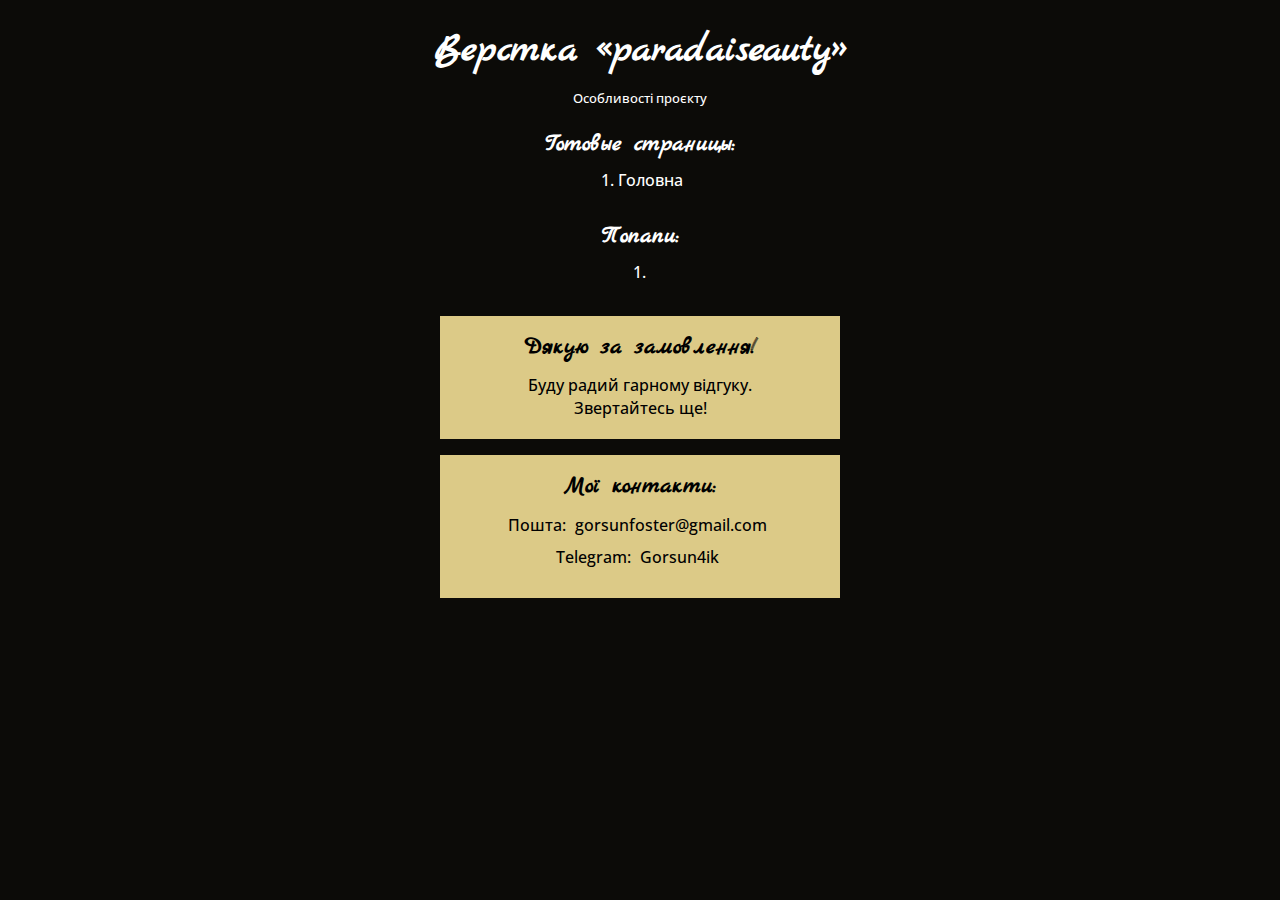
<file: complete/index.html>
<!DOCTYPE html>
<html>

<head>
	<meta charset="UTF-8">
	<meta name="viewport" content="width=device-width, initial-scale=1.0">
	<title>Верстка «paradaiseauty»</title>
</head>

<body>
	<div class="rootpage">
		<h1>Верстка «paradaiseauty»</h1>
		<div class="rootpage__info">
			Особливості проєкту
		</div>
		<h2>Готовые страницы:</h2>
		<ol class="rootpage__list">
			<li><a target="_blank" href="home.html">Головна</a></li>
		</ol>
		<h2>Попапи:</h2>
		<ol class="rootpage__list">
			<li><a target="_blank" href="home.html#"></a></li>
		</ol>
		<div class="rootpage__tnx">
			<h2>Дякую за замовлення!</h2>
			<p>Буду радий гарному відгуку.</p>
			<p>Звертайтесь ще!</p>
		</div>
		<div class="rootpage__contacts">
			<h2>Мої контакти:</h2>
			<p>Пошта: <a href="mailto:gorsunfoster@gmail.com">gorsunfoster@gmail.com</a></p>
			<p>Telegram: <a href="https://t.me/Gorsun4ik">Gorsun4ik</a></p>
		</div>
	</div>
</body>
<style>
	@charset "UTF-8";
	@import url('https://fonts.googleapis.com/css2?family=Marck+Script&family=Open+Sans:wght@700&display=swap');

	*,
	*::before,
	*::after {
		padding: 0px;
		margin: 0px;
		border: 0px;
		box-sizing: border-box;
	}

	html,
	body {
		height: 100%;
		margin: 0;
		padding: 0;
		min-width: 320px;
		width: 100%;
		color: #fff;
		background-color: #0c0b08;
		font-weight: 500;
	}

	body {
		font-family: "Open Sans", sans-serif;
		font-size: 100%;
		line-height: 1;
		font-size: 1rem;
	}

	a {
		color: #01020c;
		text-decoration: none;
	}

	h1 {
		position: relative;
		font-size: 5rem;
		text-align: center;
	}

	ul li {
		list-style: none;
	}

	img {
		vertical-align: top;
	}

	.wrapper {
		width: 100%;
		min-height: 100%;
		overflow: hidden;
	}

	.rootpage {
		padding: 30px;
		display: flex;
		flex-direction: column;
		align-items: center;
	}

	@media (max-width: 767px) {
		.rootpage {
			padding: 30px 15px;
			justify-content: flex-start;
		}

		ol {
			display: flex;
			flex-direction: column;
			justify-content: flex-start;
		}

		h2 {
			font-size: 1rem;
		}
	}

	h1 {
		color: #fff;
		font-size: 2.5rem;
		margin: 0px 0px 1.25rem 0px;
		font-family: 'Marck Script', cursive;
	}

	@media (max-width: 767px) {
		h1 {
			font-size: 1.85rem;
			margin: 0px 0px 1.25rem 0px;
		}
	}

	@media (max-width: 550px) {
		h1 {
			font-size: 1.5rem;
		}
	}

	@media (max-width: 425px) {
		h1 {
			font-size: 1.25rem;
		}

		li {
			font-size: 0.8rem
		}
	}

	@media (max-width: 340px) {
		.rootpage__contacts p {
			margin-bottom: 10px;
		}
	}

	@media (max-width: 375px) {
		h1 {
			font-size: 1.1rem;
		}
	}

	h2 {
		color: #fff;
		font-size: 1.5rem;
		margin: 0px 0px 1rem 0px;
		font-family: 'Marck Script', cursive;
		text-align: center;
	}

	@media (max-width: 767px) {
		h2 {
			font-size: 1.125rem;
			margin: 0px 0px 1rem 0px;
		}

		.rootpage__info {
			text-align: left;
		}
	}

	.rootpage__info {
		line-height: 140%;
		font-size: .8rem;
		margin: 0px 0px 1.5rem 0px;
	}

	.rootpage__list {
		margin: 0px 0px 2.25rem 1.25rem;
	}

	.rootpage__list li:not(:last-child) {
		margin: 0px 0px 15px 0px;
	}

	li a {
		position: relative;
		color: #fff;
	}

	li a::after {
		position: absolute;
		content: "";
		width: 0%;
		height: 2px;
		background-color: whitesmoke;
		left: 50%;
		bottom: -5px;
		transition: all 0.4s ease-in-out;
	}

	li a:hover:after {
		width: 100%;
		left: 0;
	}

	.rootpage__contacts,
	.rootpage__tnx {
		padding: 20px 65px;
		line-height: 140%;
	}

	@media (max-width: 767px) {

		.rootpage__contacts,
		.rootpage__tnx {
			padding: 20px;
		}
	}

	.rootpage__contacts {
		background: #DCCA87;
		transition: background-color .3s ease;
		color: #000;
		text-align: center;
		max-width: 400px;
		width: 100%;
	}

	.rootpage__contacts h2 {
		color: #000;
	}

	.rootpage__contacts p {
		margin-bottom: 10px;
	}

	.rootpage__contacts a {
		color: #000;
		padding: 5px;
		transition: color .3s, background-color .3s;
	}

	.rootpage__contacts a:hover {
		background-color: #000;
		color: #dcca87;
	}

	.rootpage__tnx {
		color: #000;
		background: #DCCA87;
		margin: 0px 0px 1rem 0px;
		text-align: center;
		max-width: 400px;
		width: 100%;
	}

	.rootpage__tnx h2 {
		color: #000;
	}
</style>

</html>
</file>
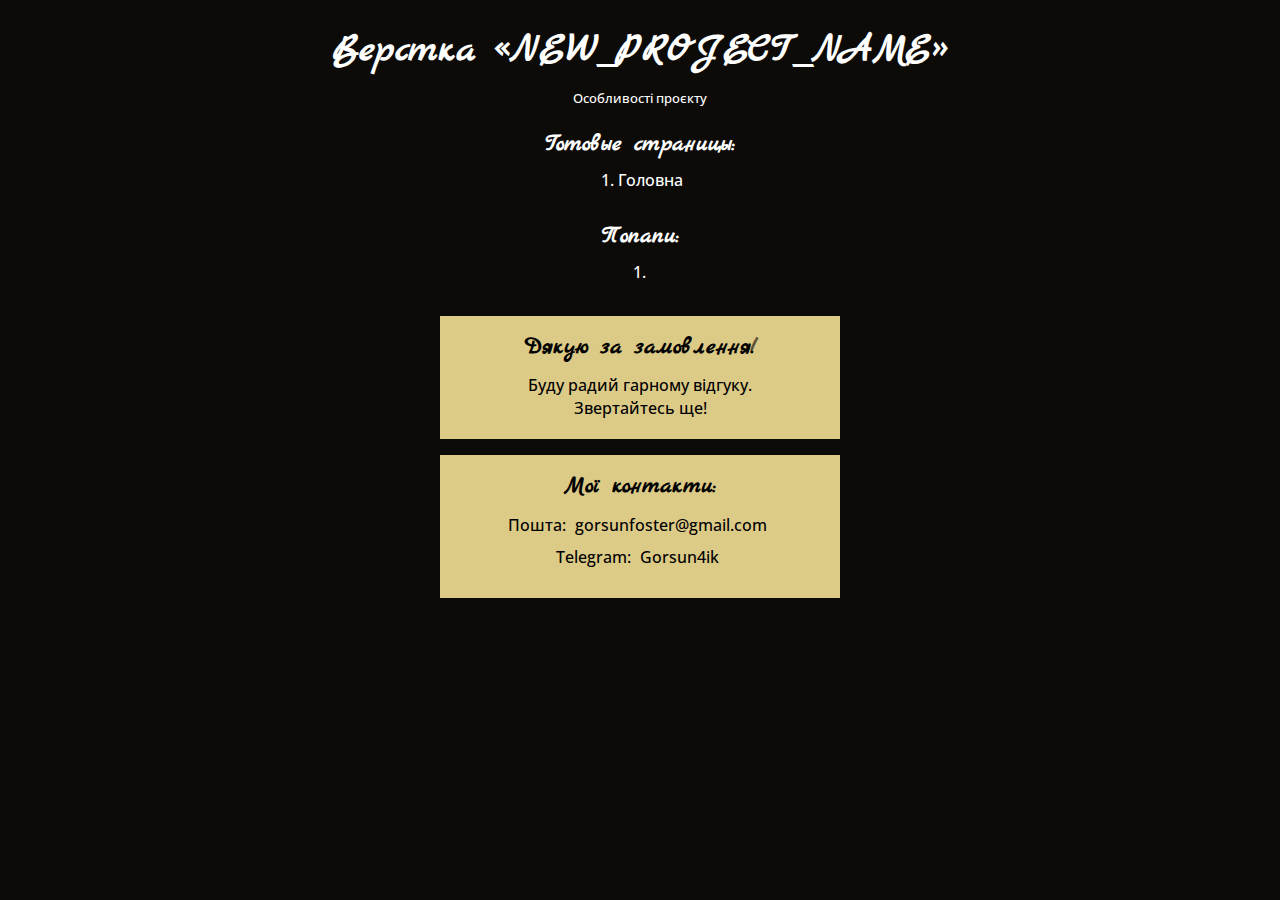
<file: src/index.html>
<!DOCTYPE html>
<html>
	<head>
		<meta charset="UTF-8">
		<meta name="viewport" content="width=device-width, initial-scale=1.0">
		<title>Верстка «NEW_PROJECT_NAME»</title>
	</head>
	<body>
		<div class="rootpage">
			<h1>Верстка «NEW_PROJECT_NAME»</h1>
			<div class="rootpage__info">
				Особливості проєкту
			</div>
			<h2>Готовые страницы:</h2>
			<ol class="rootpage__list">
				<li><a target="_blank" href="home.html">Головна</a></li>
			</ol>
			<h2>Попапи:</h2>
			<ol class="rootpage__list">
				<li><a target="_blank" href="home.html#"></a></li>
			</ol>
			<div class="rootpage__tnx">
				<h2>Дякую за замовлення!</h2>
				<p>Буду радий гарному відгуку.</p>
				<p>Звертайтесь ще!</p>
			</div>
			<div class="rootpage__contacts">
				<h2>Мої контакти:</h2>
				<p>Пошта: <a href="mailto:gorsunfoster@gmail.com">gorsunfoster@gmail.com</a></p>
				<p>Telegram: <a href="https://t.me/Gorsun4ik">Gorsun4ik</a></p>
			</div>
		</div>
	</body>
	<style>
		@charset "UTF-8";
		@import url('https://fonts.googleapis.com/css2?family=Marck+Script&family=Open+Sans:wght@700&display=swap');
	
		*,
		*::before,
		*::after {
			padding: 0px;
			margin: 0px;
			border: 0px;
			box-sizing: border-box;
		}
	
		html,
		body {
			height: 100%;
			margin: 0;
			padding: 0;
			min-width: 320px;
			width: 100%;
			color: #fff;
			background-color: #0c0b08;
			font-weight: 500;
		}
	
		body {
			font-family: "Open Sans", sans-serif;
			font-size: 100%;
			line-height: 1;
			font-size: 1rem;
		}
	
		a {
			color: #01020c;
			text-decoration: none;
		}
	
		h1 {
			position: relative;
			font-size: 5rem;
			text-align: center;
		}
	
		ul li {
			list-style: none;
		}
	
		img {
			vertical-align: top;
		}
	
		.wrapper {
			width: 100%;
			min-height: 100%;
			overflow: hidden;
		}
	
		.rootpage {
			padding: 30px;
			display: flex;
			flex-direction: column;
			align-items: center;
		}
	
		@media (max-width: 767px) {
			.rootpage {
				padding: 30px 15px;
				justify-content: flex-start;
			}
	
			ol {
				display: flex;
				flex-direction: column;
				justify-content: flex-start;
			}
	
			h2 {
				font-size: 1rem;
			}
		}
	
		h1 {
			color: #fff;
			font-size: 2.5rem;
			margin: 0px 0px 1.25rem 0px;
			font-family: 'Marck Script', cursive;
		}
	
		@media (max-width: 767px) {
			h1 {
				font-size: 1.85rem;
				margin: 0px 0px 1.25rem 0px;
			}
		}
	
		@media (max-width: 550px) {
			h1 {
				font-size: 1.5rem;
			}
		}
	
		@media (max-width: 425px) {
			h1 {
				font-size: 1.25rem;
			}
	
			li {
				font-size: 0.8rem
			}
		}
	
		@media (max-width: 340px) {
			.rootpage__contacts p {
				margin-bottom: 10px;
			}
		}
	
		@media (max-width: 375px) {
			h1 {
				font-size: 1.1rem;
			}
		}
	
		h2 {
			color: #fff;
			font-size: 1.5rem;
			margin: 0px 0px 1rem 0px;
			font-family: 'Marck Script', cursive;
			text-align: center;
		}
	
		@media (max-width: 767px) {
			h2 {
				font-size: 1.125rem;
				margin: 0px 0px 1rem 0px;
			}
	
			.rootpage__info {
				text-align: left;
			}
		}
	
		.rootpage__info {
			line-height: 140%;
			font-size: .8rem;
			margin: 0px 0px 1.5rem 0px;
		}
	
		.rootpage__list {
			margin: 0px 0px 2.25rem 1.25rem;
		}
	
		.rootpage__list li:not(:last-child) {
			margin: 0px 0px 15px 0px;
		}
	
		li a {
			position: relative;
			color: #fff;
		}
	
		li a::after {
			position: absolute;
			content: "";
			width: 0%;
			height: 2px;
			background-color: whitesmoke;
			left: 50%;
			bottom: -5px;
			transition: all 0.4s ease-in-out;
		}
	
		li a:hover:after {
			width: 100%;
			left: 0;
		}
	
		.rootpage__contacts,
		.rootpage__tnx {
			padding: 20px 65px;
			line-height: 140%;
		}
	
		@media (max-width: 767px) {
	
			.rootpage__contacts,
			.rootpage__tnx {
				padding: 20px;
			}
		}
	
		.rootpage__contacts {
			background: #DCCA87;
			transition: background-color .3s ease;
			color: #000;
			text-align: center;
			max-width: 400px;
			width: 100%;
		}
	
		.rootpage__contacts h2 {
			color: #000;
		}
	
		.rootpage__contacts p {
			margin-bottom: 10px;
		}
	
		.rootpage__contacts a {
			color: #000;
			padding: 5px;
			transition: color .3s, background-color .3s;
		}
	
		.rootpage__contacts a:hover {
			background-color: #000;
			color: #dcca87;
		}
	
		.rootpage__tnx {
			color: #000;
			background: #DCCA87;
			margin: 0px 0px 1rem 0px;
			text-align: center;
			max-width: 400px;
			width: 100%;
		}
	
		.rootpage__tnx h2 {
			color: #000;
		}
	</style>
</html>
</file>
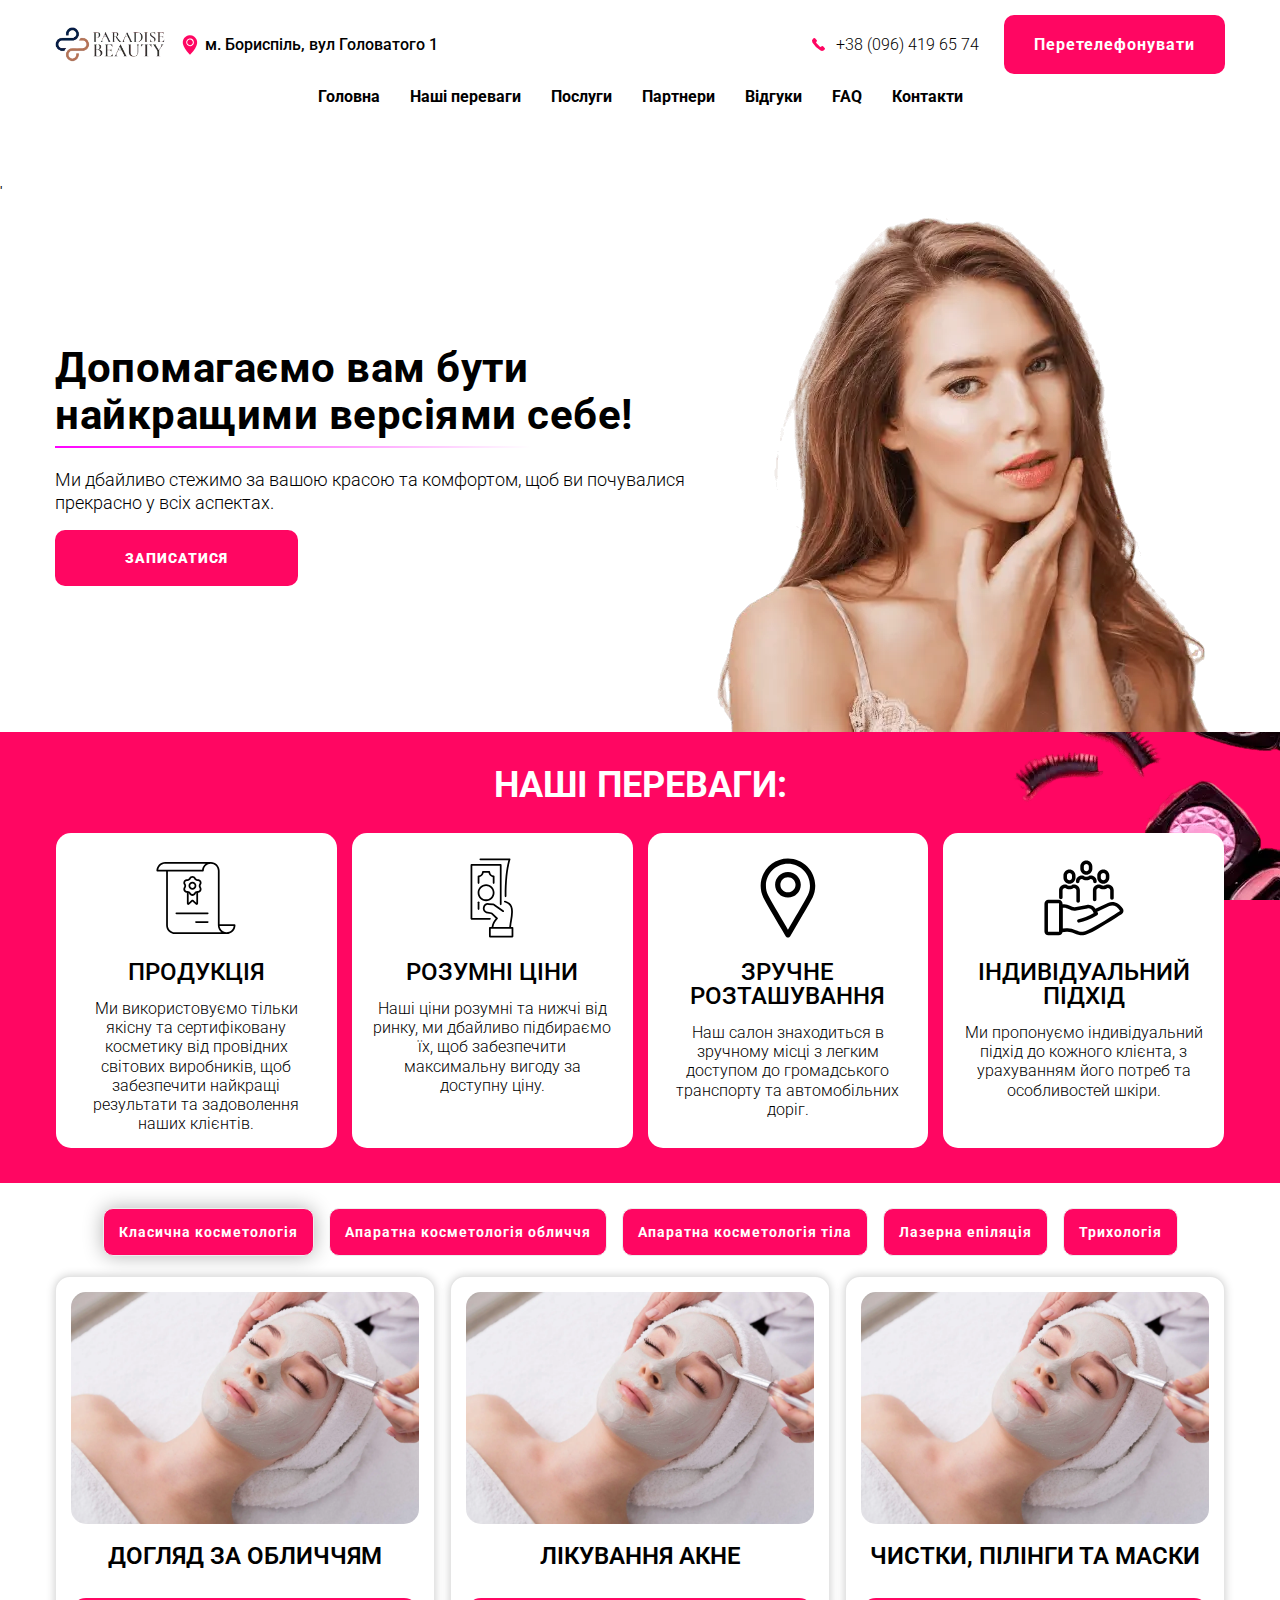
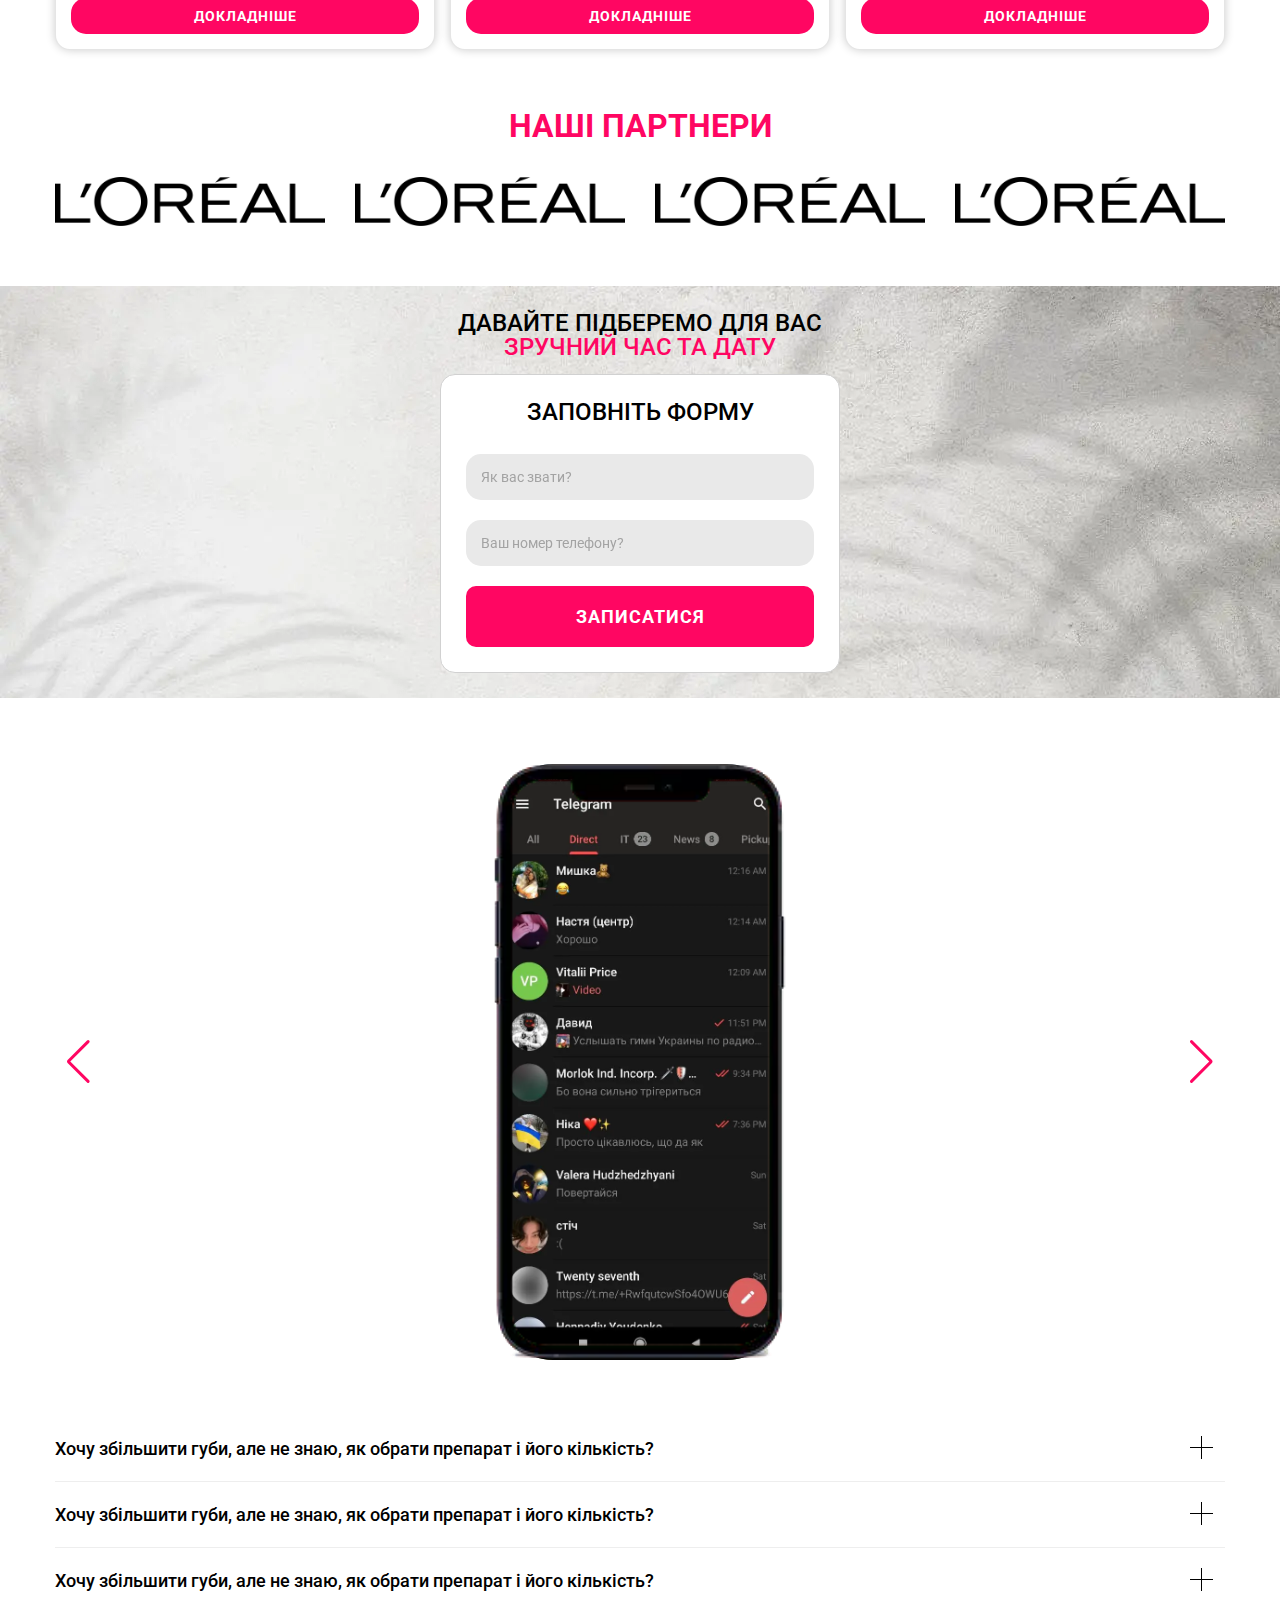
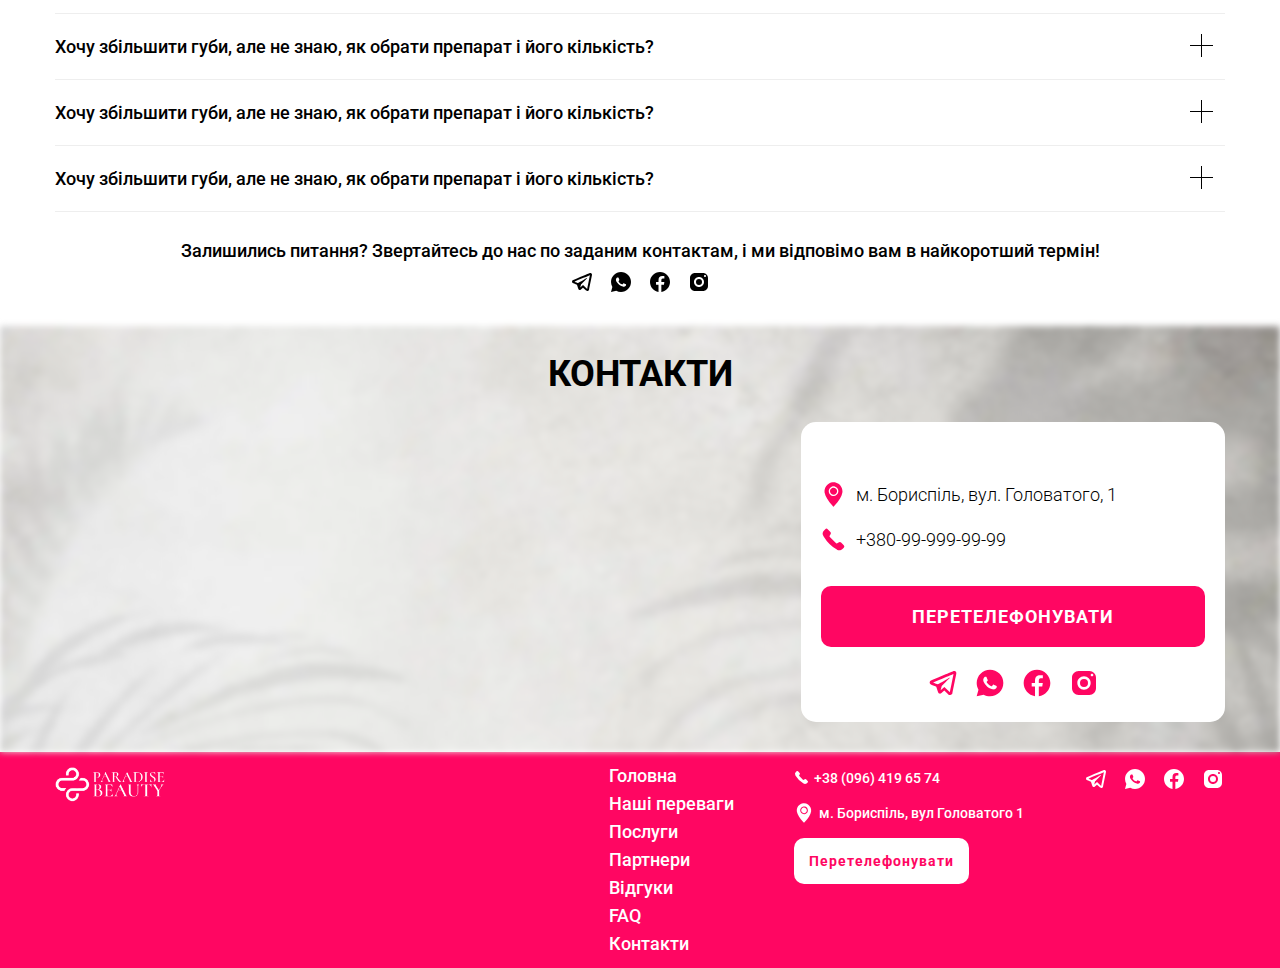
<file: complete/home.html>
<!DOCTYPE html>
<html lang="ru">

<head>
	<title>Главная</title>
	<meta charset="UTF-8">
	<meta name="format-detection" content="telephone=no">
	<!-- <style>body{opacity: 0;}</style> -->
	<link rel="stylesheet" href="https://gorsun4ic.github.io/beauty/complete/css/style.css">
	<link rel="shortcut icon" href="favicon.ico">
	<!-- <meta name="robots" content="noindex, nofollow"> -->
	<meta name="viewport" content="width=device-width, initial-scale=1.0">
</head>

<body>
	<div class="wrapper">
		<svg display="none">
			<symbol id="geo" viewBox="0 0 1000 1000">
				<g>
					<g transform="translate(0.000000,511.000000) scale(0.100000,-0.100000)">
						<path d="M4655.4,4990.8c-462.7-48.5-870.3-167.5-1280.2-372.4c-1007-504.6-1712-1447.6-1919.2-2566.9c-57.3-299.7-57.3-1015.8-2.2-1289C1755.8-727,2828.8-2478.7,4613.6-4400c198.3-213.7,374.6-390,390-390c15.4,0,178.5,160.8,361.4,359.2C7198.2-2450,8337.3-552.9,8553.3,883.7c88.1,590.5,2.2,1282.4-233.6,1872.9C7727,4239.5,6222.1,5156.1,4655.4,4990.8z M5497.1,3318.5c561.9-158.6,1000.4-526.6,1251.5-1046.6c191.7-394.4,240.2-819.7,143.2-1227.3C6698,224.9,5946.6-414.1,5122.6-464.7c-1075.3-63.9-2022.7,821.9-2024.9,1899.3c-2.2,282,37.5,489.2,134.4,724.9c174.1,418.6,489.2,769,888,991.5c154.2,85.9,414.2,178.5,592.7,209.3C4895.6,3393.4,5312.1,3371.3,5497.1,3318.5z" />
						<path d="M4763.4,2833.7c-418.6-83.7-804.2-370.2-995.9-738.1c-134.4-257.8-167.5-412-156.4-716.1c6.6-202.7,19.8-286.4,68.3-418.7C3888.7,372.5,4474.8-15.3,5093.9,20c359.2,22,636.8,154.2,914.4,434.1c286.4,286.4,420.8,590.5,420.8,958.5c0,423.1-204.9,854.9-542,1134.7C5600.7,2785.2,5124.8,2906.4,4763.4,2833.7z" />
					</g>
				</g>
			</symbol>
		</svg>
		<svg display="none">
			<symbol id="phone" viewBox="0 0 29 29">
				<g>
					<path d="m20.914 17.743-2.091 1.178a1.319 1.319 0 0 1-1.58-.217l-6.979-6.979a1.32 1.32 0 0 1-.217-1.58l1.178-2.091a1.978 1.978 0 0 0-.325-2.37L7.766 2.55a1.978 1.978 0 0 0-2.798 0L3.545 3.972a5.276 5.276 0 0 0-.793 6.446l.714 1.19a41.36 41.36 0 0 0 14.946 14.631l.141.081c2.102 1.201 4.699.851 6.382-.831l1.486-1.486a1.978 1.978 0 0 0 0-2.798l-3.136-3.136a1.978 1.978 0 0 0-2.371-.326z" />
				</g>
			</symbol>
		</svg>
		<svg display="none">
			<symbol id="quality" viewBox="0 0 256 256">
				<g style="stroke: none; stroke-width: 0; stroke-dasharray: none; stroke-linecap: butt; stroke-linejoin: miter; stroke-miterlimit: 10; fill: none; fill-rule: nonzero; opacity: 1;" transform="translate(1.4065934065934016 1.4065934065934016) scale(2.81 2.81)">
					<path d="M 89 75.042 H 71.952 V 13.958 c 0 -5.527 -4.497 -10.024 -10.024 -10.024 H 23.657 H 10.024 C 4.497 3.934 0 8.43 0 13.958 c 0 0.552 0.448 1 1 1 h 10.048 v 61.084 c 0 5.527 4.497 10.024 10.024 10.024 h 58.904 C 85.503 86.066 90 81.569 90 76.042 C 90 75.489 89.553 75.042 89 75.042 z M 10.024 5.934 h 13.633 h 32.27 c -2.189 1.642 -3.688 4.157 -3.973 7.024 H 2.062 C 2.556 9.003 5.938 5.934 10.024 5.934 z M 21.072 84.066 c -4.424 0 -8.024 -3.6 -8.024 -8.024 V 14.958 h 39.856 c 0.553 0 1 -0.448 1 -1 c 0 -4.424 3.6 -8.024 8.023 -8.024 c 4.425 0 8.024 3.6 8.024 8.024 v 62.084 c 0 3.284 1.594 6.195 4.041 8.024 H 21.072 z M 79.976 84.066 c -0.266 0 -0.53 -0.014 -0.789 -0.04 c -0.087 -0.008 -0.171 -0.025 -0.257 -0.036 c -0.172 -0.023 -0.344 -0.045 -0.512 -0.078 c -0.099 -0.02 -0.196 -0.047 -0.294 -0.07 c -0.151 -0.036 -0.301 -0.071 -0.448 -0.116 c -0.102 -0.031 -0.202 -0.067 -0.302 -0.102 c -0.139 -0.048 -0.277 -0.096 -0.413 -0.151 c -0.1 -0.041 -0.198 -0.086 -0.296 -0.131 c -0.13 -0.059 -0.26 -0.12 -0.386 -0.186 c -0.097 -0.05 -0.191 -0.104 -0.286 -0.158 c -0.122 -0.07 -0.242 -0.143 -0.36 -0.219 c -0.092 -0.059 -0.182 -0.121 -0.272 -0.184 c -0.114 -0.081 -0.226 -0.165 -0.336 -0.251 c -0.085 -0.067 -0.17 -0.135 -0.252 -0.205 c -0.107 -0.092 -0.211 -0.188 -0.313 -0.285 c -0.077 -0.074 -0.155 -0.147 -0.23 -0.223 c -0.1 -0.103 -0.196 -0.211 -0.29 -0.319 c -0.068 -0.078 -0.138 -0.155 -0.203 -0.235 c -0.095 -0.118 -0.184 -0.241 -0.273 -0.365 c -0.056 -0.078 -0.115 -0.153 -0.168 -0.233 c -0.094 -0.14 -0.179 -0.286 -0.263 -0.433 c -0.04 -0.069 -0.084 -0.136 -0.122 -0.207 c -0.237 -0.44 -0.435 -0.905 -0.588 -1.39 c -0.021 -0.068 -0.036 -0.139 -0.056 -0.207 c -0.05 -0.176 -0.099 -0.353 -0.137 -0.534 c -0.019 -0.089 -0.031 -0.181 -0.047 -0.271 c -0.023 -0.131 -0.044 -0.262 -0.06 -0.394 h 15.917 C 87.444 80.996 84.062 84.066 79.976 84.066 z" style="stroke: none; stroke-width: 1; stroke-dasharray: none; stroke-linecap: butt; stroke-linejoin: miter; stroke-miterlimit: 10; fill: rgb(0,0,0); fill-rule: nonzero; opacity: 1;" transform=" matrix(1 0 0 1 0 0) " stroke-linecap="round" />
					<path d="M 50.575 30.072 c 0.968 -1.322 1.061 -3.024 0.241 -4.443 s -2.343 -2.185 -3.969 -2.013 c -0.901 0.1 -1.755 -0.395 -2.121 -1.224 c -0.661 -1.499 -2.089 -2.43 -3.727 -2.43 s -3.066 0.931 -3.727 2.43 c -0.367 0.83 -1.22 1.323 -2.122 1.224 c -1.638 -0.178 -3.149 0.595 -3.968 2.013 s -0.727 3.121 0.241 4.443 h 0 c 0.536 0.732 0.536 1.716 0 2.449 c -0.967 1.322 -1.06 3.024 -0.241 4.443 c 0.739 1.279 2.046 2.021 3.489 2.03 v 12.315 c 0 0.621 0.367 1.186 0.934 1.438 c 0.567 0.253 1.231 0.146 1.694 -0.27 l 3.749 -3.387 l 3.749 3.387 c 0.295 0.266 0.673 0.405 1.056 0.405 c 0.215 0 0.433 -0.044 0.638 -0.135 c 0.567 -0.253 0.935 -0.817 0.935 -1.438 v -12.31 c 1.401 -0.04 2.669 -0.786 3.39 -2.035 c 0.819 -1.419 0.727 -3.121 -0.241 -4.443 C 50.039 31.789 50.039 30.805 50.575 30.072 z M 42.104 47.348 c -0.602 -0.543 -1.508 -0.543 -2.109 0 l -3.322 3.001 V 39.452 c 0.247 0.202 0.465 0.443 0.6 0.75 c 0.661 1.499 2.089 2.43 3.727 2.43 s 3.066 -0.931 3.727 -2.43 c 0.154 -0.349 0.406 -0.62 0.7 -0.831 v 10.979 L 42.104 47.348 z M 48.962 33.703 c 0.5 0.683 0.546 1.528 0.122 2.261 c -0.423 0.733 -1.177 1.119 -2.02 1.025 c -1.774 -0.189 -3.448 0.773 -4.167 2.406 c -0.341 0.774 -1.051 1.237 -1.897 1.237 s -1.556 -0.462 -1.897 -1.237 c -0.659 -1.494 -2.118 -2.43 -3.719 -2.43 c -0.148 0 -0.298 0.008 -0.448 0.024 c -0.842 0.093 -1.596 -0.292 -2.02 -1.025 c -0.423 -0.733 -0.377 -1.579 0.123 -2.261 c 1.054 -1.439 1.054 -3.373 0 -4.812 c -0.5 -0.683 -0.546 -1.528 -0.123 -2.261 c 0.424 -0.733 1.179 -1.114 2.02 -1.025 c 1.773 0.192 3.448 -0.773 4.168 -2.406 c 0.341 -0.774 1.051 -1.237 1.897 -1.237 s 1.556 0.462 1.897 1.237 c 0.719 1.632 2.392 2.599 4.167 2.406 c 0.842 -0.09 1.597 0.292 2.02 1.025 c 0.424 0.733 0.378 1.579 -0.122 2.261 C 47.908 30.33 47.908 32.264 48.962 33.703 z" style="stroke: none; stroke-width: 1; stroke-dasharray: none; stroke-linecap: butt; stroke-linejoin: miter; stroke-miterlimit: 10; fill: rgb(0,0,0); fill-rule: nonzero; opacity: 1;" transform=" matrix(1 0 0 1 0 0) " stroke-linecap="round" />
					<path d="M 41 35.586 c -2.481 0 -4.5 -2.019 -4.5 -4.5 s 2.019 -4.5 4.5 -4.5 s 4.5 2.019 4.5 4.5 S 43.481 35.586 41 35.586 z M 41 28.586 c -1.378 0 -2.5 1.122 -2.5 2.5 s 1.122 2.5 2.5 2.5 s 2.5 -1.122 2.5 -2.5 S 42.378 28.586 41 28.586 z" style="stroke: none; stroke-width: 1; stroke-dasharray: none; stroke-linecap: butt; stroke-linejoin: miter; stroke-miterlimit: 10; fill: rgb(0,0,0); fill-rule: nonzero; opacity: 1;" transform=" matrix(1 0 0 1 0 0) " stroke-linecap="round" />
					<path d="M 58.459 63.461 H 22.657 c -0.552 0 -1 -0.447 -1 -1 s 0.448 -1 1 -1 h 35.802 c 0.553 0 1 0.447 1 1 S 59.012 63.461 58.459 63.461 z" style="stroke: none; stroke-width: 1; stroke-dasharray: none; stroke-linecap: butt; stroke-linejoin: miter; stroke-miterlimit: 10; fill: rgb(0,0,0); fill-rule: nonzero; opacity: 1;" transform=" matrix(1 0 0 1 0 0) " stroke-linecap="round" />
					<path d="M 58.459 73.461 H 45 c -0.552 0 -1 -0.447 -1 -1 s 0.448 -1 1 -1 h 13.459 c 0.553 0 1 0.447 1 1 S 59.012 73.461 58.459 73.461 z" style="stroke: none; stroke-width: 1; stroke-dasharray: none; stroke-linecap: butt; stroke-linejoin: miter; stroke-miterlimit: 10; fill: rgb(0,0,0); fill-rule: nonzero; opacity: 1;" transform=" matrix(1 0 0 1 0 0) " stroke-linecap="round" />
				</g>
			</symbol>
		</svg>
		<svg display="none">
			<symbol id="cash" viewBox="0 0 256 256">
				<g style="stroke: none; stroke-width: 0; stroke-dasharray: none; stroke-linecap: butt; stroke-linejoin: miter; stroke-miterlimit: 10; fill: none; fill-rule: nonzero; opacity: 1;" transform="translate(1.4065934065934016 1.4065934065934016) scale(2.81 2.81)">
					<path d="M 42.769 69.743 H 21.635 c -0.552 0 -1 -0.447 -1 -1 V 7.413 c 0 -0.552 0.448 -1 1 -1 h 33.341 c 0.553 0 1 0.448 1 1 v 44.884 c 0 0.553 -0.447 1 -1 1 s -1 -0.447 -1 -1 V 8.413 H 22.635 v 59.331 h 20.134 c 0.552 0 1 0.447 1 1 S 43.321 69.743 42.769 69.743 z" style="stroke: none; stroke-width: 1; stroke-dasharray: none; stroke-linecap: butt; stroke-linejoin: miter; stroke-miterlimit: 10; fill: rgb(0,0,0); fill-rule: nonzero; opacity: 1;" transform=" matrix(1 0 0 1 0 0) " stroke-linecap="round" />
					<path d="M 38.305 48.615 c -5.307 0 -9.625 -4.318 -9.625 -9.625 s 4.317 -9.625 9.625 -9.625 s 9.625 4.317 9.625 9.625 S 43.612 48.615 38.305 48.615 z M 38.305 31.366 c -4.204 0 -7.625 3.42 -7.625 7.625 s 3.42 7.625 7.625 7.625 s 7.625 -3.42 7.625 -7.625 S 42.509 31.366 38.305 31.366 z" style="stroke: none; stroke-width: 1; stroke-dasharray: none; stroke-linecap: butt; stroke-linejoin: miter; stroke-miterlimit: 10; fill: rgb(0,0,0); fill-rule: nonzero; opacity: 1;" transform=" matrix(1 0 0 1 0 0) " stroke-linecap="round" />
					<path d="M 29.73 58.593 c -0.552 0 -1 -0.447 -1 -1 v -7.587 c 0 -0.553 0.448 -1 1 -1 s 1 0.447 1 1 v 7.587 C 30.73 58.146 30.283 58.593 29.73 58.593 z" style="stroke: none; stroke-width: 1; stroke-dasharray: none; stroke-linecap: butt; stroke-linejoin: miter; stroke-miterlimit: 10; fill: rgb(0,0,0); fill-rule: nonzero; opacity: 1;" transform=" matrix(1 0 0 1 0 0) " stroke-linecap="round" />
					<path d="M 46.93 28.975 c -0.553 0 -1 -0.448 -1 -1 v -6.669 c -2.496 -0.422 -4.47 -2.397 -4.893 -4.893 h -5.414 c -0.422 2.496 -2.397 4.471 -4.893 4.893 v 6.669 c 0 0.552 -0.448 1 -1 1 s -1 -0.448 -1 -1 v -7.586 c 0 -0.552 0.448 -1 1 -1 c 2.192 0 3.976 -1.784 3.976 -3.977 c 0 -0.552 0.448 -1 1 -1 h 7.247 c 0.552 0 1 0.448 1 1 c 0 2.193 1.784 3.977 3.976 3.977 c 0.553 0 1 0.448 1 1 v 7.586 C 47.93 28.527 47.482 28.975 46.93 28.975 z" style="stroke: none; stroke-width: 1; stroke-dasharray: none; stroke-linecap: butt; stroke-linejoin: miter; stroke-miterlimit: 10; fill: rgb(0,0,0); fill-rule: nonzero; opacity: 1;" transform=" matrix(1 0 0 1 0 0) " stroke-linecap="round" />
					<path d="M 60.499 44.146 c -0.553 0 -1 -0.448 -1 -1 c 0 -17.598 1.384 -31.08 4.229 -41.146 H 31.722 c -0.552 0 -1 -0.448 -1 -1 s 0.448 -1 1 -1 h 33.341 c 0.316 0 0.615 0.15 0.804 0.405 c 0.188 0.254 0.245 0.583 0.153 0.886 c -3.042 10.003 -4.521 23.695 -4.521 41.855 C 61.499 43.699 61.052 44.146 60.499 44.146 z" style="stroke: none; stroke-width: 1; stroke-dasharray: none; stroke-linecap: butt; stroke-linejoin: miter; stroke-miterlimit: 10; fill: rgb(0,0,0); fill-rule: nonzero; opacity: 1;" transform=" matrix(1 0 0 1 0 0) " stroke-linecap="round" />
					<path d="M 68.365 78.001 h -1.661 c 0.276 -2.665 0.675 -5.034 1.07 -7.315 c 0.812 -4.688 1.513 -8.738 0.79 -13.778 c -0.492 -3.425 -2.791 -6.343 -5.955 -7.596 l -2.574 -1.164 c -0.504 -0.228 -1.097 -0.004 -1.323 0.499 c -0.228 0.503 -0.004 1.096 0.499 1.323 l 2.618 1.183 c 2.543 1.008 4.365 3.322 4.755 6.039 c 0.679 4.727 0.003 8.632 -0.78 13.153 c -0.41 2.374 -0.827 4.841 -1.109 7.656 H 46.61 c 0.735 -3.535 2.417 -6.688 4.824 -8.966 c 0.198 -0.188 0.312 -0.449 0.313 -0.723 s -0.109 -0.535 -0.307 -0.725 l -5.465 -5.256 c -0.435 -0.381 -0.935 -0.668 -1.485 -0.854 c -0.042 -0.014 -0.084 -0.024 -0.127 -0.033 l -5.427 -1.058 c -1.682 -0.596 -2.643 -2.341 -2.24 -4.085 l 0.168 -0.729 c 0.41 -1.776 2.151 -2.946 4.009 -2.666 l 5.244 0.457 c 0.354 0.055 0.697 0.192 0.988 0.395 l 10.124 7.133 c 0.454 0.317 1.076 0.211 1.394 -0.241 s 0.21 -1.075 -0.241 -1.394 L 48.253 52.12 c -0.544 -0.379 -1.177 -0.633 -1.896 -0.741 l -5.244 -0.457 c -2.829 -0.436 -5.554 1.408 -6.198 4.201 l -0.168 0.729 c -0.639 2.772 0.914 5.546 3.612 6.45 c 0.042 0.014 0.083 0.025 0.126 0.033 l 5.425 1.058 c 0.276 0.101 0.526 0.247 0.713 0.41 l 4.699 4.521 c -2.398 2.571 -4.047 5.95 -4.747 9.676 h -1.962 c -0.552 0 -1 0.447 -1 1 v 10 c 0 0.553 0.448 1 1 1 h 25.753 c 0.553 0 1 -0.447 1 -1 v -9.999 C 69.365 78.448 68.918 78.001 68.365 78.001 z M 67.365 88 H 43.612 v -7.999 h 23.753 V 88 z" style="stroke: none; stroke-width: 1; stroke-dasharray: none; stroke-linecap: butt; stroke-linejoin: miter; stroke-miterlimit: 10; fill: rgb(0,0,0); fill-rule: nonzero; opacity: 1;" transform=" matrix(1 0 0 1 0 0) " stroke-linecap="round" />
				</g>
			</symbol>
		</svg>
		<svg display="none">
			<symbol id="location" viewBox="0 0 256 256">
				<g style="stroke: none; stroke-width: 0; stroke-dasharray: none; stroke-linecap: butt; stroke-linejoin: miter; stroke-miterlimit: 10; fill: none; fill-rule: nonzero; opacity: 1;" transform="translate(1.4065934065934016 1.4065934065934016) scale(2.81 2.81)">
					<path d="M 45 90 c -1.062 0 -2.043 -0.561 -2.583 -1.475 l -4.471 -7.563 c -9.222 -15.591 -17.933 -30.317 -20.893 -36.258 c -2.086 -4.277 -3.138 -8.852 -3.138 -13.62 C 13.916 13.944 27.86 0 45 0 c 17.141 0 31.085 13.944 31.085 31.084 c 0 4.764 -1.051 9.339 -3.124 13.596 c -0.021 0.042 -0.042 0.083 -0.063 0.124 c -3.007 6.005 -11.672 20.654 -20.843 36.159 l -4.472 7.563 C 47.044 89.439 46.062 90 45 90 z M 45 6 C 31.168 6 19.916 17.253 19.916 31.084 c 0 3.848 0.847 7.539 2.518 10.969 c 2.852 5.721 11.909 21.033 20.667 35.839 L 45 81.104 l 1.89 -3.196 c 8.763 -14.813 17.823 -30.131 20.687 -35.879 c 0.012 -0.022 0.023 -0.045 0.035 -0.067 c 1.642 -3.406 2.474 -7.065 2.474 -10.877 C 70.085 17.253 58.832 6 45 6 z" style="stroke: none; stroke-width: 1; stroke-dasharray: none; stroke-linecap: butt; stroke-linejoin: miter; stroke-miterlimit: 10; fill: rgb(0,0,0); fill-rule: nonzero; opacity: 1;" transform=" matrix(1 0 0 1 0 0) " stroke-linecap="round" />
					<path d="M 45 44.597 c -8.076 0 -14.646 -6.57 -14.646 -14.646 S 36.924 15.306 45 15.306 c 8.075 0 14.646 6.57 14.646 14.646 S 53.075 44.597 45 44.597 z M 45 21.306 c -4.767 0 -8.646 3.878 -8.646 8.646 s 3.878 8.646 8.646 8.646 c 4.768 0 8.646 -3.878 8.646 -8.646 S 49.768 21.306 45 21.306 z" style="stroke: none; stroke-width: 1; stroke-dasharray: none; stroke-linecap: butt; stroke-linejoin: miter; stroke-miterlimit: 10; fill: rgb(0,0,0); fill-rule: nonzero; opacity: 1;" transform=" matrix(1 0 0 1 0 0) " stroke-linecap="round" />
				</g>
			</symbol>
		</svg>
		<svg display="none">
			<symbol id="client" viewBox="0 0 256 256">
				<g style="stroke: none; stroke-width: 0; stroke-dasharray: none; stroke-linecap: butt; stroke-linejoin: miter; stroke-miterlimit: 10; fill: none; fill-rule: nonzero; opacity: 1;" transform="translate(1.4065934065934016 1.4065934065934016) scale(2.81 2.81)">
					<path d="M 43.069 87.561 c -3.043 0 -5.973 -1.089 -8.816 -2.146 c -3.069 -1.141 -5.968 -2.226 -8.859 -1.962 l -8.727 0.775 V 52.522 l 5.06 -0.449 c 2.869 -0.25 5.261 0.863 7.375 1.848 c 1.902 0.886 3.548 1.659 5.398 1.532 l 13.739 -2.488 c 5.251 -0.903 8.267 2.117 9.811 4.319 l 14.24 -6.619 c 6.136 -2.759 12.993 -0.058 17.074 6.717 c 1.275 2.115 0.576 4.92 -1.559 6.252 c -1.951 1.217 -3.895 2.435 -5.818 3.64 c -16.854 10.56 -31.409 19.68 -37.833 20.241 C 43.79 87.546 43.429 87.561 43.069 87.561 z M 26.277 79.414 c 3.314 0 6.387 1.143 9.37 2.251 c 2.89 1.074 5.627 2.092 8.155 1.863 c 5.467 -0.477 21.02 -10.222 36.06 -19.646 c 1.926 -1.207 3.871 -2.426 5.824 -3.645 c 0.282 -0.176 0.398 -0.546 0.25 -0.793 c -3.034 -5.034 -7.742 -7.049 -11.986 -5.144 l -17.482 8.128 l -0.913 -1.593 c -1.881 -3.278 -3.805 -4.415 -6.622 -3.934 l -14.018 2.529 c -2.934 0.24 -5.364 -0.89 -7.503 -1.886 c -1.899 -0.886 -3.544 -1.651 -5.332 -1.489 l -1.413 0.125 v 23.676 l 4.373 -0.389 C 25.457 79.432 25.869 79.414 26.277 79.414 z" style="stroke: none; stroke-width: 1; stroke-dasharray: none; stroke-linecap: butt; stroke-linejoin: miter; stroke-miterlimit: 10; fill: rgb(0,0,0); fill-rule: nonzero; opacity: 1;" transform=" matrix(1 0 0 1 0 0) " stroke-linecap="round" />
					<path d="M 39.225 73.131 c -0.934 0 -1.769 -0.657 -1.96 -1.608 c -0.216 -1.083 0.486 -2.137 1.569 -2.353 c 5.109 -1.022 10.846 -3.313 17.491 -6.99 l -0.771 -1.344 c -0.55 -0.958 -0.219 -2.181 0.739 -2.73 c 0.958 -0.553 2.181 -0.219 2.73 0.739 l 1.773 3.09 c 0.55 0.957 0.22 2.178 -0.736 2.729 c -7.774 4.475 -14.46 7.232 -20.442 8.427 C 39.487 73.118 39.355 73.131 39.225 73.131 z" style="stroke: none; stroke-width: 1; stroke-dasharray: none; stroke-linecap: butt; stroke-linejoin: miter; stroke-miterlimit: 10; fill: rgb(0,0,0); fill-rule: nonzero; opacity: 1;" transform=" matrix(1 0 0 1 0 0) " stroke-linecap="round" />
					<path d="M 16.204 87.561 H 4.463 C 2.002 87.561 0 85.559 0 83.098 V 51.536 c 0 -2.461 2.002 -4.463 4.463 -4.463 h 11.742 c 2.461 0 4.463 2.002 4.463 4.463 v 31.562 C 20.667 85.559 18.665 87.561 16.204 87.561 z M 4.463 51.073 C 4.208 51.073 4 51.281 4 51.536 v 31.562 c 0 0.255 0.208 0.463 0.462 0.463 h 11.742 c 0.255 0 0.462 -0.208 0.462 -0.463 V 51.536 c 0 -0.255 -0.208 -0.463 -0.462 -0.463 H 4.463 z" style="stroke: none; stroke-width: 1; stroke-dasharray: none; stroke-linecap: butt; stroke-linejoin: miter; stroke-miterlimit: 10; fill: rgb(0,0,0); fill-rule: nonzero; opacity: 1;" transform=" matrix(1 0 0 1 0 0) " stroke-linecap="round" />
					<path d="M 28.517 28.87 c -3.784 0 -6.863 -3.079 -6.863 -6.863 v -2.492 c 0 -3.784 3.079 -6.863 6.863 -6.863 c 3.784 0 6.863 3.079 6.863 6.863 v 2.492 C 35.38 25.792 32.301 28.87 28.517 28.87 z M 28.517 16.653 c -1.578 0 -2.862 1.284 -2.862 2.862 v 2.492 c 0 1.579 1.284 2.863 2.862 2.863 c 1.579 0 2.863 -1.284 2.863 -2.863 v -2.492 C 31.38 17.937 30.096 16.653 28.517 16.653 z" style="stroke: none; stroke-width: 1; stroke-dasharray: none; stroke-linecap: butt; stroke-linejoin: miter; stroke-miterlimit: 10; fill: rgb(0,0,0); fill-rule: nonzero; opacity: 1;" transform=" matrix(1 0 0 1 0 0) " stroke-linecap="round" />
					<path d="M 38.367 50.513 c -1.105 0 -2 -0.896 -2 -2 V 36.357 c 0 -1.509 -1.227 -2.736 -2.736 -2.736 h -0.265 c -1.148 0.89 -2.899 1.416 -4.849 1.416 c -1.949 0 -3.7 -0.525 -4.848 -1.416 h -0.265 c -1.509 0 -2.736 1.227 -2.736 2.736 v 7.994 c 0 1.105 -0.896 2 -2 2 c -1.105 0 -2 -0.896 -2 -2 v -7.994 c 0 -3.714 3.022 -6.736 6.736 -6.736 h 1.073 c 0.644 0 1.248 0.31 1.624 0.832 c 0.134 0.143 0.985 0.584 2.417 0.584 c 1.432 0 2.283 -0.441 2.431 -0.601 c 0.376 -0.523 0.966 -0.814 1.609 -0.814 h 1.073 c 3.714 0 6.736 3.022 6.736 6.736 v 12.156 C 40.367 49.617 39.472 50.513 38.367 50.513 z" style="stroke: none; stroke-width: 1; stroke-dasharray: none; stroke-linecap: butt; stroke-linejoin: miter; stroke-miterlimit: 10; fill: rgb(0,0,0); fill-rule: nonzero; opacity: 1;" transform=" matrix(1 0 0 1 0 0) " stroke-linecap="round" />
					<path d="M 67.047 28.802 c -3.784 0 -6.864 -3.079 -6.864 -6.863 v -2.492 c 0 -3.784 3.079 -6.863 6.864 -6.863 c 3.784 0 6.863 3.079 6.863 6.863 v 2.492 C 73.91 25.723 70.832 28.802 67.047 28.802 z M 67.047 16.584 c -1.579 0 -2.863 1.284 -2.863 2.863 v 2.492 c 0 1.578 1.284 2.862 2.863 2.862 c 1.578 0 2.862 -1.284 2.862 -2.862 v -2.492 C 69.91 17.868 68.626 16.584 67.047 16.584 z" style="stroke: none; stroke-width: 1; stroke-dasharray: none; stroke-linecap: butt; stroke-linejoin: miter; stroke-miterlimit: 10; fill: rgb(0,0,0); fill-rule: nonzero; opacity: 1;" transform=" matrix(1 0 0 1 0 0) " stroke-linecap="round" />
					<path d="M 57.197 48.792 c -1.105 0 -2 -0.896 -2 -2.001 V 36.288 c 0 -3.714 3.022 -6.736 6.736 -6.736 h 1.073 c 0.644 0 1.248 0.31 1.624 0.833 c 0.134 0.143 0.985 0.583 2.417 0.583 c 1.431 0 2.282 -0.44 2.431 -0.601 c 0.375 -0.522 0.966 -0.814 1.609 -0.814 h 1.073 c 3.715 0 6.737 3.022 6.737 6.736 v 8.81 c 0 1.105 -0.896 2.001 -2 2.001 c -1.105 0 -2 -0.896 -2 -2.001 v -8.81 c 0 -1.509 -1.228 -2.736 -2.736 -2.736 h -0.265 c -1.148 0.89 -2.9 1.416 -4.849 1.416 c -1.95 0 -3.701 -0.525 -4.85 -1.416 h -0.265 c -1.508 0 -2.735 1.227 -2.735 2.736 v 10.504 C 59.197 47.897 58.302 48.792 57.197 48.792 z" style="stroke: none; stroke-width: 1; stroke-dasharray: none; stroke-linecap: butt; stroke-linejoin: miter; stroke-miterlimit: 10; fill: rgb(0,0,0); fill-rule: nonzero; opacity: 1;" transform=" matrix(1 0 0 1 0 0) " stroke-linecap="round" />
					<path d="M 47.702 18.657 c -3.784 0 -6.863 -3.079 -6.863 -6.863 V 9.302 c 0 -3.784 3.079 -6.863 6.863 -6.863 c 3.784 0 6.863 3.079 6.863 6.863 v 2.492 C 54.565 15.578 51.486 18.657 47.702 18.657 z M 47.702 6.439 c -1.578 0 -2.863 1.284 -2.863 2.863 v 2.492 c 0 1.578 1.285 2.862 2.863 2.862 c 1.578 0 2.862 -1.284 2.862 -2.862 V 9.302 C 50.564 7.723 49.28 6.439 47.702 6.439 z" style="stroke: none; stroke-width: 1; stroke-dasharray: none; stroke-linecap: butt; stroke-linejoin: miter; stroke-miterlimit: 10; fill: rgb(0,0,0); fill-rule: nonzero; opacity: 1;" transform=" matrix(1 0 0 1 0 0) " stroke-linecap="round" />
					<path d="M 57.552 28.143 c -1.105 0 -2 -0.896 -2 -2 c 0 -1.508 -1.228 -2.736 -2.736 -2.736 h -0.265 c -1.148 0.891 -2.9 1.416 -4.849 1.416 c -1.95 0 -3.701 -0.525 -4.849 -1.416 h -0.265 c -1.509 0 -2.736 1.228 -2.736 2.736 c 0 1.105 -0.896 2 -2 2 c -1.105 0 -2 -0.896 -2 -2 c 0 -3.714 3.022 -6.736 6.736 -6.736 h 1.073 c 0.644 0 1.248 0.31 1.624 0.833 c 0.134 0.143 0.985 0.583 2.417 0.583 c 1.431 0 2.282 -0.44 2.431 -0.601 c 0.375 -0.522 0.966 -0.814 1.609 -0.814 h 1.073 c 3.715 0 6.737 3.022 6.737 6.736 C 59.552 27.247 58.656 28.143 57.552 28.143 z" style="stroke: none; stroke-width: 1; stroke-dasharray: none; stroke-linecap: butt; stroke-linejoin: miter; stroke-miterlimit: 10; fill: rgb(0,0,0); fill-rule: nonzero; opacity: 1;" transform=" matrix(1 0 0 1 0 0) " stroke-linecap="round" />
				</g>
			</symbol>
		</svg>

		<header class="header">
			<div class="header__container">
				<div class="header__inner">
					<div class="header__top">
						<div class="logo">
							<a href="#" class="logo__link">
								<picture><source srcset="img/logo.webp" type="image/webp"><img src="img/logo.png" alt="" width="110"></picture>
							</a>
						</div>
						<div class="header__geolocation">
							<a href="#">
								<svg width="20" height="30">
									<use xlink:href="#geo"></use>
								</svg>
								<address>м. Бориспіль, вул Головатого 1</address>
							</a>
						</div>
						<div class="header__phone">
							<a href="tel:+380964196574">
								<svg width="15" height="21">
									<use xlink:href="#phone"></use>
								</svg>
								<p>+38 (096) 419 65 74</p>
							</a>
							<button class="header__callback button" data-da=".header__list, 768" data-popup=".popup">Перетелефонувати</button>
						</div>
					</div>
					<nav class="header__nav">
						<ul class="header__list">
							<li class="header__item"><a href="#" class="header__link">Головна</a></li>
							<li class="header__item"><a href="#" data-goto-header data-goto="#benefits" class="header__link">Наші переваги</a></li>
							<li class="header__item"><a href="#" data-goto-header data-goto="#services" class="header__link">Послуги</a></li>
							<li class="header__item"><a href="#" data-goto-header data-goto="#partners" class="header__link">Партнери</a></li>
							<li class="header__item"><a href="#" data-goto-header data-goto="#reviews" class="header__link">Відгуки</a></li>
							<li class="header__item"><a href="#" data-goto-header data-goto="#faq" class="header__link">FAQ</a></li>
							<li class="header__item"><a href="#" data-goto-header data-goto="#contacts" class="header__link">Контакти</a></li>
						</ul>
					</nav>
					<button type="button" class="menu__icon icon-menu"><span></span></button>
				</div>
			</div>
		</header>
		' <main class="page">


			<!-- First block after header -->
			<section class="intro">
				<div class="intro__container">
					<div class="intro__text">
						<h1 class="intro__title">
							Допомагаємо вам бути найкращими версіями себе!
						</h1>
						<p class="intro__desc">
							Ми дбайливо стежимо за вашою красою та комфортом, щоб ви почувалися прекрасно у всіх
							аспектах.
						</p>
						<button class="button" data-popup=".popup">Записатися</button>
					</div>
					<div class="intro__img">
						<picture><source srcset="img/introGirl.webp" type="image/webp"><img src="img/introGirl.png" alt=""></picture>
					</div>
				</div>
			</section>

			<!-- Benefits to work with us -->
			<section class="benefits" id="benefits">
				<section class="benefits__container">
					<h2 class="benefits__title">
						Наші переваги:
					</h2>
					<div class="benefits__list">
						<div class="benefits__item">
							<svg>
								<use xlink:href="#quality"></use>
							</svg>
							<h3 class="benefits__subtitle">
								Продукція
							</h3>
							<p class="benefits__desc">
								Ми використовуємо тільки якісну та сертифіковану косметику від
								провідних світових виробників, щоб забезпечити найкращі результати та задоволення наших
								клієнтів.
							</p>
						</div>
						<div class="benefits__item">
							<svg>
								<use xlink:href="#cash"></use>
							</svg>
							<h3 class="benefits__subtitle">
								Розумні ціни
							</h3>
							<p class="benefits__desc">
								Наші ціни розумні та нижчі від ринку, ми дбайливо підбираємо їх, щоб забезпечити
								максимальну вигоду за доступну ціну.
							</p>
						</div>
						<div class="benefits__item">
							<svg>
								<use xlink:href="#location"></use>
							</svg>
							<h3 class="benefits__subtitle">
								Зручне розташування
							</h3>
							<p class="benefits__desc">
								Наш салон знаходиться в зручному місці з легким доступом до громадського транспорту та
								автомобільних доріг.
							</p>
						</div>
						<div class="benefits__item">
							<svg>
								<use xlink:href="#client"></use>
							</svg>
							<h3 class="benefits__subtitle">
								Індивідуальний підхід
							</h3>
							<p class="benefits__desc">
								Ми пропонуємо індивідуальний підхід до кожного клієнта, з урахуванням його потреб та
								особливостей шкіри. </p>
						</div>
					</div>
				</section>
			</section>

			<!-- Section with our services -->
			<section class="services" id="services">
				<div class="services__container">
					<div class="services__inner">
						<div data-tabs class="tabs">
							<nav data-tabs-titles class="tabs__navigation">
								<button type="button" class="tabs__title button _tab-active">Класична
									косметологія</button>
								<button type="button" class="tabs__title button">Апаратна косметологія обличчя</button>
								<button type="button" class="tabs__title button">Апаратна косметологія тіла</button>
								<button type="button" class="tabs__title button">Лазерна епіляція</button>
								<button type="button" class="tabs__title button">Трихологія</button>
							</nav>
							<div data-tabs-body class="tabs__content">
								<div class="tabs__body">
									<div class="services__list">
										<div class="services__service">
											<div class="services__top">
												<picture><source srcset="img/face.webp" type="image/webp"><img src="img/face.jpeg" alt="Face" class="services__img"></picture>
												<h3 class="services__name">
													Догляд за обличчям
												</h3>
											</div>
											<button class="button">Докладніше</button>
										</div>
										<div class="services__service">
											<div class="services__top">
												<picture><source srcset="img/face.webp" type="image/webp"><img src="img/face.jpeg" alt="Face" class="services__img"></picture>
												<h3 class="services__name">
													Лікування акне
												</h3>
											</div>
											<button class="button">Докладніше</button>
										</div>
										<div class="services__service">
											<div class="services__top">
												<picture><source srcset="img/face.webp" type="image/webp"><img src="img/face.jpeg" alt="Face" class="services__img"></picture>
												<h3 class="services__name">
													Чистки, пілінги та маски
												</h3>
											</div>
											<button class="button">Докладніше</button>
										</div>
									</div>
								</div>
								<div class="tabs__body">
									<div class="services__list">
										<div class="services__service">
											<div class="services__top">
												<picture><source srcset="img/face.webp" type="image/webp"><img src="img/face.jpeg" alt="Face" class="services__img"></picture>
												<h3 class="services__name">
													Догляд за обличчям
												</h3>
											</div>
											<button class="button">Докладніше</button>
										</div>
										<div class="services__service">
											<div class="services__top">
												<picture><source srcset="img/face.webp" type="image/webp"><img src="img/face.jpeg" alt="Face" class="services__img"></picture>
												<h3 class="services__name">
													Лікування акне
												</h3>
											</div>
											<button class="button">Докладніше</button>
										</div>
										<div class="services__service">
											<div class="services__top">
												<picture><source srcset="img/face.webp" type="image/webp"><img src="img/face.jpeg" alt="Face" class="services__img"></picture>
												<h3 class="services__name">
													Чистки, пілінги та маски
												</h3>
											</div>
											<button class="button">Докладніше</button>
										</div>
									</div>
								</div>
								<div class="tabs__body">
									<div class="services__list">
										<div class="services__service">
											<div class="services__top">
												<picture><source srcset="img/face.webp" type="image/webp"><img src="img/face.jpeg" alt="Face" class="services__img"></picture>
												<h3 class="services__name">
													Догляд за обличчям
												</h3>
											</div>
											<button class="button">Докладніше</button>
										</div>
										<div class="services__service">
											<div class="services__top">
												<picture><source srcset="img/face.webp" type="image/webp"><img src="img/face.jpeg" alt="Face" class="services__img"></picture>
												<h3 class="services__name">
													Лікування акне
												</h3>
											</div>
											<button class="button">Докладніше</button>
										</div>
										<div class="services__service">
											<div class="services__top">
												<picture><source srcset="img/face.webp" type="image/webp"><img src="img/face.jpeg" alt="Face" class="services__img"></picture>
												<h3 class="services__name">
													Чистки, пілінги та маски
												</h3>
											</div>
											<button class="button">Докладніше</button>
										</div>
									</div>
								</div>
								<div class="tabs__body">
									<div class="services__list">
										<div class="services__service">
											<div class="services__top">
												<picture><source srcset="img/face.webp" type="image/webp"><img src="img/face.jpeg" alt="Face" class="services__img"></picture>
												<h3 class="services__name">
													Догляд за обличчям
												</h3>
											</div>
											<button class="button">Докладніше</button>
										</div>
										<div class="services__service">
											<div class="services__top">
												<picture><source srcset="img/face.webp" type="image/webp"><img src="img/face.jpeg" alt="Face" class="services__img"></picture>
												<h3 class="services__name">
													Лікування акне
												</h3>
											</div>
											<button class="button">Докладніше</button>
										</div>
										<div class="services__service">
											<div class="services__top">
												<picture><source srcset="img/face.webp" type="image/webp"><img src="img/face.jpeg" alt="Face" class="services__img"></picture>
												<h3 class="services__name">
													Чистки, пілінги та маски
												</h3>
											</div>
											<button class="button">Докладніше</button>
										</div>
									</div>
								</div>
								<div class="tabs__body">
									<div class="services__list">
										<div class="services__service">
											<div class="services__top">
												<picture><source srcset="img/face.webp" type="image/webp"><img src="img/face.jpeg" alt="Face" class="services__img"></picture>
												<h3 class="services__name">
													Догляд за обличчям
												</h3>
											</div>
											<button class="button">Докладніше</button>
										</div>
										<div class="services__service">
											<div class="services__top">
												<picture><source srcset="img/face.webp" type="image/webp"><img src="img/face.jpeg" alt="Face" class="services__img"></picture>
												<h3 class="services__name">
													Лікування акне
												</h3>
											</div>
											<button class="button">Докладніше</button>
										</div>
										<div class="services__service">
											<div class="services__top">
												<picture><source srcset="img/face.webp" type="image/webp"><img src="img/face.jpeg" alt="Face" class="services__img"></picture>
												<h3 class="services__name">
													Чистки, пілінги та маски
												</h3>
											</div>
											<button class="button">Докладніше</button>
										</div>
									</div>
								</div>
							</div>
						</div>
					</div>
				</div>
			</section>

			<!-- Our partners (slider with some cosmetic brends) -->
			<section class="partners" id="partners">
				<div class="partners__container">
					<h3 class="partners__title">
						Наші партнери
					</h3>
					<!-- Slider -->
					<div class="partners__slider swiper">
						<!-- Moving part of slider -->
						<div class="partners__wrapper swiper-wrapper">
							<!-- Slide -->
							<div class="partners__slide swiper-slide">
								<picture><source srcset="img/partner.webp" type="image/webp"><img src="img/partner.png" alt=""></picture>
							</div>
							<!-- Slide -->
							<div class="partners__slide swiper-slide">
								<picture><source srcset="img/partner.webp" type="image/webp"><img src="img/partner.png" alt=""></picture>
							</div>
							<!-- Slide -->
							<div class="partners__slide swiper-slide">
								<picture><source srcset="img/partner.webp" type="image/webp"><img src="img/partner.png" alt=""></picture>
							</div>
							<!-- Slide -->
							<div class="partners__slide swiper-slide">
								<picture><source srcset="img/partner.webp" type="image/webp"><img src="img/partner.png" alt=""></picture>
							</div>
							<!-- Slide -->
							<div class="partners__slide swiper-slide">
								<picture><source srcset="img/partner.webp" type="image/webp"><img src="img/partner.png" alt=""></picture>
							</div>
							<!-- Slide -->
							<div class="partners__slide swiper-slide">
								<picture><source srcset="img/partner.webp" type="image/webp"><img src="img/partner.png" alt=""></picture>
							</div>
							<!-- Slide -->
							<div class="partners__slide swiper-slide">
								<picture><source srcset="img/partner.webp" type="image/webp"><img src="img/partner.png" alt=""></picture>
							</div>
							<!-- Slide -->
							<div class="partners__slide swiper-slide">
								<picture><source srcset="img/partner.webp" type="image/webp"><img src="img/partner.png" alt=""></picture>
							</div>
							<!-- Slide -->
							<div class="partners__slide swiper-slide">
								<picture><source srcset="img/partner.webp" type="image/webp"><img src="img/partner.png" alt=""></picture>
							</div>
						</div>
					</div>
				</div>
			</section>

			<!-- Callback -->
			<section class="callback">
				<div class="callback__container">
					<h3 class="callback__title">
						давайте підберемо для вас <br> <span>зручний час та дату</span>
					</h3>
					<form class="callback-form">
						<h3>Заповніть форму</h3>
						<input type="text" class="callback-form__input callback-form__name" placeholder="Як вас звати?" name="name">
						<input type="tel" id="phone" class="callback-form__input callback-form__tel" placeholder="Ваш номер телефону?" name="phone">
						<button type="submit" class="button">записатися</button>
					</form>
				</div>
			</section>

			<div class="reviews" id="reviews">
				<div class="reviews__container">
					<div class="reviews__inner">
						<h2 class="reviews__title">
							відгуки наших клієнтів
						</h2>
						<!-- Slider -->
						<div class="reviews__slider swiper">
							<!-- Moving part of slider -->
							<div class="reviews__wrapper swiper-wrapper">
								<!-- Slide -->
								<div class="reviews__slide swiper-slide">
									<picture><source srcset="img/screen.webp" type="image/webp"><img src="img/screen.jpg" alt=""></picture>
								</div>
								<!-- Slide -->
								<div class="reviews__slide swiper-slide">
									<picture><source srcset="img/screen2.webp" type="image/webp"><img src="img/screen2.jpg" alt=""></picture>
								</div>
							</div>
							<!-- Pagination -->
							<div class="swiper-pagination"></div>
							<!-- Navigation -->
							<button type="button" class="swiper-button-prev"></button>
							<button type="button" class="swiper-button-next"></button>
						</div>
					</div>
				</div>
			</div>

			<div class="faq" id="faq">
				<div class="faq__container">
					<h2 class="faq__title">
						відповіді на популярні запитання
					</h2>
					<div data-spollers class="spollers">
						<div class="spollers__item">
							<button type="button" data-spoller class="spollers__title"><span>Хочу збільшити губи, але не
									знаю, як обрати препарат і його кількість?</span><span class="plus"><svg width="25" height="25" xmlns="http://www.w3.org/2000/svg" fill-rule="evenodd" clip-rule="evenodd">
										<path d="M11 11v-11h1v11h11v1h-11v11h-1v-11h-11v-1h11z" />
									</svg></span></button>
							<div class="spollers__body">Lorem ipsum dolor sit amet consectetur adipisicing elit. Alias,
								quisquam dignissimos sunt neque laboriosam culpa deleniti similique ullam. Tenetur vitae
								voluptate incidunt fugit veritatis dolores, doloribus asperiores! Iusto, sint quis.
							</div>
						</div>
						<div class="spollers__item">
							<button type="button" data-spoller class="spollers__title"><span>Хочу збільшити губи, але не
									знаю, як обрати препарат і його кількість?</span><span class="plus"><svg width="25" height="25" xmlns="http://www.w3.org/2000/svg" fill-rule="evenodd" clip-rule="evenodd">
										<path d="M11 11v-11h1v11h11v1h-11v11h-1v-11h-11v-1h11z" />
									</svg></span></button>
							<div class="spollers__body">Lorem ipsum dolor sit amet consectetur adipisicing elit. Alias,
								quisquam dignissimos sunt neque laboriosam culpa deleniti similique ullam. Tenetur vitae
								voluptate incidunt fugit veritatis dolores, doloribus asperiores! Iusto, sint quis.
							</div>
						</div>
						<div class="spollers__item">
							<button type="button" data-spoller class="spollers__title"><span>Хочу збільшити губи, але не
									знаю, як обрати препарат і його кількість?</span><span class="plus"><svg width="25" height="25" xmlns="http://www.w3.org/2000/svg" fill-rule="evenodd" clip-rule="evenodd">
										<path d="M11 11v-11h1v11h11v1h-11v11h-1v-11h-11v-1h11z" />
									</svg></span></button>
							<div class="spollers__body">Lorem ipsum dolor sit amet consectetur adipisicing elit. Alias,
								quisquam dignissimos sunt neque laboriosam culpa deleniti similique ullam. Tenetur vitae
								voluptate incidunt fugit veritatis dolores, doloribus asperiores! Iusto, sint quis.
							</div>
						</div>
						<div class="spollers__item">
							<button type="button" data-spoller class="spollers__title"><span>Хочу збільшити губи, але не
									знаю, як обрати препарат і його кількість?</span><span class="plus"><svg width="25" height="25" xmlns="http://www.w3.org/2000/svg" fill-rule="evenodd" clip-rule="evenodd">
										<path d="M11 11v-11h1v11h11v1h-11v11h-1v-11h-11v-1h11z" />
									</svg></span></button>
							<div class="spollers__body">Lorem ipsum dolor sit amet consectetur adipisicing elit. Alias,
								quisquam dignissimos sunt neque laboriosam culpa deleniti similique ullam. Tenetur vitae
								voluptate incidunt fugit veritatis dolores, doloribus asperiores! Iusto, sint quis.
							</div>
						</div>
						<div class="spollers__item">
							<button type="button" data-spoller class="spollers__title"><span>Хочу збільшити губи, але не
									знаю, як обрати препарат і його кількість?</span><span class="plus"><svg width="25" height="25" xmlns="http://www.w3.org/2000/svg" fill-rule="evenodd" clip-rule="evenodd">
										<path d="M11 11v-11h1v11h11v1h-11v11h-1v-11h-11v-1h11z" />
									</svg></span></button>
							<div class="spollers__body">Lorem ipsum dolor sit amet consectetur adipisicing elit. Alias,
								quisquam dignissimos sunt neque laboriosam culpa deleniti similique ullam. Tenetur vitae
								voluptate incidunt fugit veritatis dolores, doloribus asperiores! Iusto, sint quis.
							</div>
						</div>
						<div class="spollers__item">
							<button type="button" data-spoller class="spollers__title"><span>Хочу збільшити губи, але не
									знаю, як обрати препарат і його кількість?</span><span class="plus"><svg width="25" height="25" xmlns="http://www.w3.org/2000/svg" fill-rule="evenodd" clip-rule="evenodd">
										<path d="M11 11v-11h1v11h11v1h-11v11h-1v-11h-11v-1h11z" />
									</svg></span></button>
							<div class="spollers__body">Lorem ipsum dolor sit amet consectetur adipisicing elit. Alias,
								quisquam dignissimos sunt neque laboriosam culpa deleniti similique ullam. Tenetur vitae
								voluptate incidunt fugit veritatis dolores, doloribus asperiores! Iusto, sint quis.
							</div>
						</div>
					</div>
					<p class="faq__anyquestions">
						Залишились питання? Звертайтесь до нас по заданим контактам, і ми відповімо вам в найкоротший
						термін!
					</p>
					<ul class="social__list">
						<li class="social__item">
							<a href="#" class="social__link">
								<svg xmlns="http://www.w3.org/2000/svg" class="tg" viewBox="0 0 24 24" width="24px" height="24px">
									<path d="M 20.302734 2.984375 C 20.013769 2.996945 19.748583 3.080055 19.515625 3.171875 C 19.300407 3.256634 18.52754 3.5814726 17.296875 4.0976562 C 16.06621 4.61384 14.435476 5.2982348 12.697266 6.0292969 C 9.2208449 7.4914211 5.314238 9.1361259 3.3125 9.9785156 C 3.243759 10.007156 2.9645852 10.092621 2.65625 10.328125 C 2.3471996 10.564176 2.0039062 11.076462 2.0039062 11.636719 C 2.0039062 12.088671 2.2295201 12.548966 2.5019531 12.8125 C 2.7743861 13.076034 3.0504903 13.199244 3.28125 13.291016 L 3.28125 13.289062 C 4.0612776 13.599827 6.3906939 14.531938 6.9453125 14.753906 C 7.1420423 15.343433 7.9865895 17.867278 8.1875 18.501953 L 8.1855469 18.501953 C 8.3275588 18.951162 8.4659791 19.243913 8.6582031 19.488281 C 8.7543151 19.610465 8.8690398 19.721184 9.0097656 19.808594 C 9.0637596 19.842134 9.1235454 19.868148 9.1835938 19.892578 C 9.191962 19.896131 9.2005867 19.897012 9.2089844 19.900391 L 9.1855469 19.894531 C 9.2029579 19.901531 9.2185841 19.911859 9.2363281 19.917969 C 9.2652427 19.927926 9.2852873 19.927599 9.3242188 19.935547 C 9.4612233 19.977694 9.5979794 20.005859 9.7246094 20.005859 C 10.26822 20.005859 10.601562 19.710937 10.601562 19.710938 L 10.623047 19.695312 L 12.970703 17.708984 L 15.845703 20.369141 C 15.898217 20.443289 16.309604 21 17.261719 21 C 17.829844 21 18.279025 20.718791 18.566406 20.423828 C 18.853787 20.128866 19.032804 19.82706 19.113281 19.417969 L 19.115234 19.416016 C 19.179414 19.085834 21.931641 5.265625 21.931641 5.265625 L 21.925781 5.2890625 C 22.011441 4.9067171 22.036735 4.5369631 21.935547 4.1601562 C 21.834358 3.7833495 21.561271 3.4156252 21.232422 3.2226562 C 20.903572 3.0296874 20.591699 2.9718046 20.302734 2.984375 z M 19.908203 5.1738281 C 19.799442 5.7198576 17.33401 18.105877 17.181641 18.882812 L 13.029297 15.041016 L 10.222656 17.414062 L 11 14.375 C 11 14.375 16.362547 8.9468594 16.685547 8.6308594 C 16.945547 8.3778594 17 8.2891719 17 8.2011719 C 17 8.0841719 16.939781 8 16.800781 8 C 16.675781 8 16.506016 8.1197812 16.416016 8.1757812 C 15.272368 8.8887854 10.401283 11.664685 8.0058594 13.027344 C 7.8617016 12.96954 5.6973962 12.100458 4.53125 11.634766 C 6.6055146 10.76177 10.161156 9.2658083 13.472656 7.8730469 C 15.210571 7.142109 16.840822 6.4570977 18.070312 5.9414062 C 19.108158 5.5060977 19.649538 5.2807035 19.908203 5.1738281 z M 17.152344 19.025391 C 17.152344 19.025391 17.154297 19.025391 17.154297 19.025391 C 17.154252 19.025621 17.152444 19.03095 17.152344 19.03125 C 17.153615 19.024789 17.15139 19.03045 17.152344 19.025391 z" />
								</svg>
							</a>
						</li>
						<li class="social__item">
							<a href="#" class="social__link">
								<?xml version="1.0"?><svg xmlns="http://www.w3.org/2000/svg" class="whatsapp" viewBox="0 0 24 24" width="24px" height="24px">
									<path d="M19.077,4.928C17.191,3.041,14.683,2.001,12.011,2c-5.506,0-9.987,4.479-9.989,9.985 c-0.001,1.76,0.459,3.478,1.333,4.992L2,22l5.233-1.237c1.459,0.796,3.101,1.215,4.773,1.216h0.004 c5.505,0,9.986-4.48,9.989-9.985C22.001,9.325,20.963,6.816,19.077,4.928z M16.898,15.554c-0.208,0.583-1.227,1.145-1.685,1.186 c-0.458,0.042-0.887,0.207-2.995-0.624c-2.537-1-4.139-3.601-4.263-3.767c-0.125-0.167-1.019-1.353-1.019-2.581 S7.581,7.936,7.81,7.687c0.229-0.25,0.499-0.312,0.666-0.312c0.166,0,0.333,0,0.478,0.006c0.178,0.007,0.375,0.016,0.562,0.431 c0.222,0.494,0.707,1.728,0.769,1.853s0.104,0.271,0.021,0.437s-0.125,0.27-0.249,0.416c-0.125,0.146-0.262,0.325-0.374,0.437 c-0.125,0.124-0.255,0.26-0.11,0.509c0.146,0.25,0.646,1.067,1.388,1.728c0.954,0.85,1.757,1.113,2.007,1.239 c0.25,0.125,0.395,0.104,0.541-0.063c0.146-0.166,0.624-0.728,0.79-0.978s0.333-0.208,0.562-0.125s1.456,0.687,1.705,0.812 c0.25,0.125,0.416,0.187,0.478,0.291C17.106,14.471,17.106,14.971,16.898,15.554z" />
								</svg>
							</a>
						</li>
						<li class="social__item">
							<a href="#" class="social__link">
								<?xml version="1.0"?><svg xmlns="http://www.w3.org/2000/svg" class="facebook" viewBox="0 0 24 24" width="24px" height="24px">
									<path d="M12,2C6.477,2,2,6.477,2,12c0,5.013,3.693,9.153,8.505,9.876V14.65H8.031v-2.629h2.474v-1.749 c0-2.896,1.411-4.167,3.818-4.167c1.153,0,1.762,0.085,2.051,0.124v2.294h-1.642c-1.022,0-1.379,0.969-1.379,2.061v1.437h2.995 l-0.406,2.629h-2.588v7.247C18.235,21.236,22,17.062,22,12C22,6.477,17.523,2,12,2z" />
								</svg>
							</a>
						</li>
						<li class="social__item">
							<a href="#" class="social__link" class="instaItem">
								<?xml version="1.0"?><svg xmlns="http://www.w3.org/2000/svg" class="insta" viewBox="0 0 24 24" width="24px" height="24px">
									<path d="M 8 3 C 5.239 3 3 5.239 3 8 L 3 16 C 3 18.761 5.239 21 8 21 L 16 21 C 18.761 21 21 18.761 21 16 L 21 8 C 21 5.239 18.761 3 16 3 L 8 3 z M 18 5 C 18.552 5 19 5.448 19 6 C 19 6.552 18.552 7 18 7 C 17.448 7 17 6.552 17 6 C 17 5.448 17.448 5 18 5 z M 12 7 C 14.761 7 17 9.239 17 12 C 17 14.761 14.761 17 12 17 C 9.239 17 7 14.761 7 12 C 7 9.239 9.239 7 12 7 z M 12 9 A 3 3 0 0 0 9 12 A 3 3 0 0 0 12 15 A 3 3 0 0 0 15 12 A 3 3 0 0 0 12 9 z" />
								</svg>
								<svg xmlns="http://www.w3.org/2000/svg" class="instaColor" viewBox="0 0 48 48" width="48px" height="48px">
									<path fill="#304ffe" d="M41.67,13.48c-0.4,0.26-0.97,0.5-1.21,0.77c-0.09,0.09-0.14,0.19-0.12,0.29v1.03l-0.3,1.01l-0.3,1l-0.33,1.1 l-0.68,2.25l-0.66,2.22l-0.5,1.67c0,0.26-0.01,0.52-0.03,0.77c-0.07,0.96-0.27,1.88-0.59,2.74c-0.19,0.53-0.42,1.04-0.7,1.52 c-0.1,0.19-0.22,0.38-0.34,0.56c-0.4,0.63-0.88,1.21-1.41,1.72c-0.41,0.41-0.86,0.79-1.35,1.11c0,0,0,0-0.01,0 c-0.08,0.07-0.17,0.13-0.27,0.18c-0.31,0.21-0.64,0.39-0.98,0.55c-0.23,0.12-0.46,0.22-0.7,0.31c-0.05,0.03-0.11,0.05-0.16,0.07 c-0.57,0.27-1.23,0.45-1.89,0.54c-0.04,0.01-0.07,0.01-0.11,0.02c-0.4,0.07-0.79,0.13-1.19,0.16c-0.18,0.02-0.37,0.03-0.55,0.03 l-0.71-0.04l-3.42-0.18c0-0.01-0.01,0-0.01,0l-1.72-0.09c-0.13,0-0.27,0-0.4-0.01c-0.54-0.02-1.06-0.08-1.58-0.19 c-0.01,0-0.01,0-0.01,0c-0.95-0.18-1.86-0.5-2.71-0.93c-0.47-0.24-0.93-0.51-1.36-0.82c-0.18-0.13-0.35-0.27-0.52-0.42 c-0.48-0.4-0.91-0.83-1.31-1.27c-0.06-0.06-0.11-0.12-0.16-0.18c-0.06-0.06-0.12-0.13-0.17-0.19c-0.38-0.48-0.7-0.97-0.96-1.49 c-0.24-0.46-0.43-0.95-0.58-1.49c-0.06-0.19-0.11-0.37-0.15-0.57c-0.01-0.01-0.02-0.03-0.02-0.05c-0.1-0.41-0.19-0.84-0.24-1.27 c-0.06-0.33-0.09-0.66-0.09-1c-0.02-0.13-0.02-0.27-0.02-0.4l1.91-2.95l1.87-2.88l0.85-1.31l0.77-1.18l0.26-0.41v-1.03 c0.02-0.23,0.03-0.47,0.02-0.69c-0.01-0.7-0.15-1.38-0.38-2.03c-0.22-0.69-0.53-1.34-0.85-1.94c-0.38-0.69-0.78-1.31-1.11-1.87 C14,7.4,13.66,6.73,13.75,6.26C14.47,6.09,15.23,6,16,6h16c4.18,0,7.78,2.6,9.27,6.26C41.43,12.65,41.57,13.06,41.67,13.48z" />
									<path fill="#4928f4" d="M42,16v0.27l-1.38,0.8l-0.88,0.51l-0.97,0.56l-1.94,1.13l-1.9,1.1l-1.94,1.12l-0.77,0.45 c0,0.48-0.12,0.92-0.34,1.32c-0.31,0.58-0.83,1.06-1.49,1.47c-0.67,0.41-1.49,0.74-2.41,0.98c0,0,0-0.01-0.01,0 c-3.56,0.92-8.42,0.5-10.78-1.26c-0.66-0.49-1.12-1.09-1.32-1.78c-0.06-0.23-0.09-0.48-0.09-0.73v-7.19 c0.01-0.15-0.09-0.3-0.27-0.45c-0.54-0.43-1.81-0.84-3.23-1.25c-1.11-0.31-2.3-0.62-3.3-0.92c-0.79-0.24-1.46-0.48-1.86-0.71 c0.18-0.35,0.39-0.7,0.61-1.03c1.4-2.05,3.54-3.56,6.02-4.13C14.47,6.09,15.23,6,16,6h10.8c5.37,0.94,10.32,3.13,14.47,6.26 c0.16,0.39,0.3,0.8,0.4,1.22c0.18,0.66,0.29,1.34,0.32,2.05C42,15.68,42,15.84,42,16z" />
									<path fill="#6200ea" d="M42,16v4.41l-0.22,0.68l-0.75,2.33l-0.78,2.4l-0.41,1.28l-0.38,1.19l-0.37,1.13l-0.36,1.12l-0.19,0.59 l-0.25,0.78c0,0.76-0.02,1.43-0.07,2c-0.01,0.06-0.02,0.12-0.02,0.18c-0.06,0.53-0.14,0.98-0.27,1.36 c-0.01,0.06-0.03,0.12-0.05,0.17c-0.26,0.72-0.65,1.18-1.23,1.48c-0.14,0.08-0.3,0.14-0.47,0.2c-0.53,0.18-1.2,0.27-2.02,0.32 c-0.6,0.04-1.29,0.05-2.07,0.05H31.4l-1.19-0.05L30,37.61l-2.17-0.09l-2.2-0.09l-7.25-0.3l-1.88-0.08h-0.26 c-0.78-0.01-1.45-0.06-2.03-0.14c-0.84-0.13-1.49-0.35-1.98-0.68c-0.7-0.45-1.11-1.11-1.35-2.03c-0.06-0.22-0.11-0.45-0.14-0.7 c-0.1-0.58-0.15-1.25-0.18-2c0-0.15,0-0.3-0.01-0.46c-0.01-0.01,0-0.01,0-0.01v-0.58c-0.01-0.29-0.01-0.59-0.01-0.9l0.05-1.61 l0.03-1.15l0.04-1.34v-0.19l0.07-2.46l0.07-2.46l0.07-2.31l0.06-2.27l0.02-0.6c0-0.31-1.05-0.49-2.22-0.64 c-0.93-0.12-1.95-0.23-2.56-0.37c0.05-0.23,0.1-0.46,0.16-0.68c0.18-0.72,0.45-1.4,0.79-2.05c0.18-0.35,0.39-0.7,0.61-1.03 c2.16-0.95,4.41-1.69,6.76-2.17c2.06-0.43,4.21-0.66,6.43-0.66c7.36,0,14.16,2.49,19.54,6.69c0.52,0.4,1.03,0.83,1.53,1.28 C42,15.68,42,15.84,42,16z" />
									<path fill="#673ab7" d="M42,18.37v4.54l-0.55,1.06l-1.05,2.05l-0.56,1.08l-0.51,0.99l-0.22,0.43c0,0.31,0,0.61-0.02,0.9 c0,0.43-0.02,0.84-0.05,1.22c-0.04,0.45-0.1,0.86-0.16,1.24c-0.15,0.79-0.36,1.47-0.66,2.03c-0.04,0.07-0.08,0.14-0.12,0.2 c-0.11,0.18-0.24,0.35-0.38,0.51c-0.18,0.22-0.38,0.41-0.61,0.57c-0.34,0.26-0.74,0.47-1.2,0.63c-0.57,0.21-1.23,0.35-2.01,0.43 c-0.51,0.05-1.07,0.08-1.68,0.08l-0.42,0.02l-2.08,0.12h-0.01L27.5,36.6l-2.25,0.13l-3.1,0.18l-3.77,0.22l-0.55,0.03 c-0.51,0-0.99-0.03-1.45-0.09c-0.05-0.01-0.09-0.02-0.14-0.02c-0.68-0.11-1.3-0.29-1.86-0.54c-0.68-0.3-1.27-0.7-1.77-1.18 c-0.44-0.43-0.82-0.92-1.13-1.47c-0.07-0.13-0.14-0.25-0.2-0.39c-0.3-0.59-0.54-1.25-0.72-1.97c-0.03-0.12-0.06-0.25-0.08-0.38 c-0.06-0.23-0.11-0.47-0.14-0.72c-0.11-0.64-0.17-1.32-0.2-2.03v-0.01c-0.01-0.29-0.02-0.57-0.02-0.87l-0.49-1.17l-0.07-0.18 L9.5,25.99L8.75,24.2l-0.12-0.29l-0.72-1.73l-0.8-1.93c0,0,0,0-0.01,0L6.29,18.3L6,17.59V16c0-0.63,0.06-1.25,0.17-1.85 c0.05-0.23,0.1-0.46,0.16-0.68c0.85-0.49,1.74-0.94,2.65-1.34c2.08-0.93,4.31-1.62,6.62-2.04c1.72-0.31,3.51-0.48,5.32-0.48 c7.31,0,13.94,2.65,19.12,6.97c0.2,0.16,0.39,0.32,0.58,0.49C41.09,17.48,41.55,17.91,42,18.37z" />
									<path fill="#8e24aa" d="M42,21.35v5.14l-0.57,1.19l-1.08,2.25l-0.01,0.03c0,0.43-0.02,0.82-0.05,1.17c-0.1,1.15-0.38,1.88-0.84,2.33 c-0.33,0.34-0.74,0.53-1.25,0.63c-0.03,0.01-0.07,0.01-0.1,0.02c-0.16,0.03-0.33,0.05-0.51,0.05c-0.62,0.06-1.35,0.02-2.19-0.04 c-0.09,0-0.19-0.01-0.29-0.02c-0.61-0.04-1.26-0.08-1.98-0.11c-0.39-0.01-0.8-0.02-1.22-0.02h-0.02l-1.01,0.08h-0.01l-2.27,0.16 l-2.59,0.2l-0.38,0.03l-3.03,0.22l-1.57,0.12l-1.55,0.11c-0.27,0-0.53,0-0.79-0.01c0,0-0.01-0.01-0.01,0 c-1.13-0.02-2.14-0.09-3.04-0.26c-0.83-0.14-1.56-0.36-2.18-0.69c-0.64-0.31-1.17-0.75-1.6-1.31c-0.41-0.55-0.71-1.24-0.9-2.07 c0-0.01,0-0.01,0-0.01c-0.14-0.67-0.22-1.45-0.22-2.33l-0.15-0.27L9.7,26.35l-0.13-0.22L9.5,25.99l-0.93-1.65l-0.46-0.83 l-0.58-1.03l-1-1.79L6,19.75v-3.68c0.88-0.58,1.79-1.09,2.73-1.55c1.14-0.58,2.32-1.07,3.55-1.47c1.34-0.44,2.74-0.79,4.17-1.02 c1.45-0.24,2.94-0.36,4.47-0.36c6.8,0,13.04,2.43,17.85,6.47c0.22,0.17,0.43,0.36,0.64,0.54c0.84,0.75,1.64,1.56,2.37,2.41 C41.86,21.18,41.94,21.26,42,21.35z" />
									<path fill="#c2185b" d="M42,24.71v7.23c-0.24-0.14-0.57-0.31-0.98-0.49c-0.22-0.11-0.47-0.22-0.73-0.32 c-0.38-0.17-0.79-0.33-1.25-0.49c-0.1-0.04-0.2-0.07-0.31-0.1c-0.18-0.07-0.37-0.13-0.56-0.19c-0.59-0.18-1.24-0.35-1.92-0.5 c-0.26-0.05-0.53-0.1-0.8-0.14c-0.87-0.15-1.8-0.24-2.77-0.25c-0.08-0.01-0.17-0.01-0.25-0.01l-2.57,0.02l-3.5,0.02h-0.01 l-7.49,0.06c-2.38,0-3.84,0.57-4.72,0.8c0,0-0.01,0-0.01,0.01c-0.93,0.24-1.22,0.09-1.3-1.54c-0.02-0.45-0.03-1.03-0.03-1.74 l-0.56-0.43l-0.98-0.74l-0.6-0.46l-0.12-0.09L8.88,24.1l-0.25-0.19l-0.52-0.4l-0.96-0.72L6,21.91v-3.4 c0.1-0.08,0.19-0.15,0.29-0.21c1.45-1,3-1.85,4.64-2.54c1.46-0.62,3-1.11,4.58-1.46c0.43-0.09,0.87-0.18,1.32-0.24 c1.33-0.23,2.7-0.34,4.09-0.34c6.01,0,11.53,2.09,15.91,5.55c0.66,0.52,1.3,1.07,1.9,1.66c0.82,0.78,1.59,1.61,2.3,2.49 c0.14,0.18,0.28,0.36,0.42,0.55C41.64,24.21,41.82,24.46,42,24.71z" />
									<path fill="#d81b60" d="M42,28.72V32c0,0.65-0.06,1.29-0.18,1.91c-0.18,0.92-0.49,1.8-0.91,2.62c-0.22,0.05-0.47,0.05-0.75,0.01 c-0.63-0.11-1.37-0.44-2.17-0.87c-0.04-0.01-0.08-0.03-0.11-0.05c-0.25-0.13-0.51-0.27-0.77-0.43c-0.53-0.29-1.09-0.61-1.65-0.91 c-0.12-0.06-0.24-0.12-0.35-0.18c-0.64-0.33-1.3-0.63-1.96-0.86c0,0,0,0-0.01,0c-0.14-0.05-0.29-0.1-0.44-0.14 c-0.57-0.16-1.15-0.26-1.71-0.26l-1.1-0.32l-4.87-1.41c0,0,0,0-0.01,0l-2.99-0.87h-0.01l-1.3-0.38c-3.76,0-6.07,1.6-7.19,0.99 c-0.44-0.23-0.7-0.81-0.79-1.95c-0.03-0.32-0.04-0.68-0.04-1.1l-1.17-0.57l-0.05-0.02h-0.01l-0.84-0.42L9.7,26.35l-0.07-0.03 l-0.17-0.09L7.5,25.28L6,24.55v-3.43c0.17-0.15,0.35-0.29,0.53-0.43c0.19-0.15,0.38-0.29,0.57-0.44c0.01,0,0.01,0,0.01,0 c1.18-0.85,2.43-1.6,3.76-2.22c1.55-0.74,3.2-1.31,4.91-1.68c0.25-0.06,0.51-0.12,0.77-0.16c1.42-0.27,2.88-0.41,4.37-0.41 c5.27,0,10.11,1.71,14.01,4.59c1.13,0.84,2.18,1.77,3.14,2.78c0.79,0.83,1.52,1.73,2.18,2.67c0.05,0.07,0.1,0.14,0.15,0.2 c0.37,0.54,0.71,1.09,1.03,1.66C41.64,28.02,41.82,28.37,42,28.72z" />
									<path fill="#f50057" d="M41.82,33.91c-0.18,0.92-0.49,1.8-0.91,2.62c-0.19,0.37-0.4,0.72-0.63,1.06c-0.14,0.21-0.29,0.41-0.44,0.6 c-0.36-0.14-0.89-0.34-1.54-0.56c0,0,0,0,0-0.01c-0.49-0.17-1.05-0.35-1.65-0.52c-0.17-0.05-0.34-0.1-0.52-0.15 c-0.71-0.19-1.45-0.36-2.17-0.46c-0.6-0.1-1.19-0.16-1.74-0.16l-0.46-0.13h-0.01l-2.42-0.7l-1.49-0.43l-1.66-0.48h-0.01l-0.54-0.15 l-6.53-1.88l-1.88-0.54l-1.4-0.33l-2.28-0.54l-0.28-0.07c0,0,0,0-0.01,0l-2.29-0.53c0-0.01,0-0.01,0-0.01l-0.41-0.09l-0.21-0.05 l-1.67-0.39l-0.19-0.05l-1.42-1.17L6,27.9v-4.08c0.37-0.36,0.75-0.7,1.15-1.03c0.12-0.11,0.25-0.21,0.38-0.31 c0.12-0.1,0.25-0.2,0.38-0.3c0.91-0.69,1.87-1.31,2.89-1.84c1.3-0.7,2.68-1.26,4.13-1.66c0.28-0.09,0.56-0.17,0.85-0.23 c1.64-0.41,3.36-0.62,5.14-0.62c4.47,0,8.63,1.35,12.07,3.66c1.71,1.15,3.25,2.53,4.55,4.1c0.66,0.79,1.26,1.62,1.79,2.5 c0.05,0.07,0.09,0.13,0.13,0.2c0.32,0.53,0.62,1.08,0.89,1.64c0.25,0.5,0.47,1,0.67,1.52C41.34,32.25,41.6,33.07,41.82,33.91z" />
									<path fill="#ff1744" d="M40.28,37.59c-0.14,0.21-0.29,0.41-0.44,0.6c-0.44,0.55-0.92,1.05-1.46,1.49c-0.47,0.39-0.97,0.74-1.5,1.04 c-0.2-0.05-0.4-0.11-0.61-0.19c-0.66-0.23-1.35-0.61-1.99-1.01c-0.96-0.61-1.79-1.27-2.16-1.57c-0.14-0.12-0.21-0.18-0.21-0.18 l-1.7-0.15L30,37.6l-2.2-0.19l-2.28-0.2l-3.37-0.3l-5.34-0.47l-0.02-0.01l-1.88-0.91l-1.9-0.92l-1.53-0.74l-0.33-0.16l-0.41-0.2 l-1.42-0.69L7.43,31.9l-0.59-0.29L6,31.35v-4.47c0.47-0.56,0.97-1.09,1.5-1.6c0.34-0.32,0.7-0.64,1.07-0.94 c0.06-0.05,0.12-0.1,0.18-0.14c0.04-0.05,0.09-0.08,0.13-0.1c0.59-0.48,1.21-0.91,1.85-1.3c0.74-0.47,1.52-0.89,2.33-1.24 c0.87-0.39,1.78-0.72,2.72-0.97c1.63-0.46,3.36-0.7,5.14-0.7c4.08,0,7.85,1.24,10.96,3.37c1.99,1.36,3.71,3.08,5.07,5.07 c0.45,0.64,0.85,1.32,1.22,2.02c0.13,0.26,0.26,0.52,0.37,0.78c0.12,0.25,0.23,0.5,0.34,0.75c0.21,0.52,0.4,1.04,0.57,1.58 c0.32,1,0.56,2.02,0.71,3.08C40.21,36.89,40.25,37.24,40.28,37.59z" />
									<path fill="#ff5722" d="M38.39,39.42c0,0.08,0,0.17-0.01,0.26c-0.47,0.39-0.97,0.74-1.5,1.04c-0.22,0.12-0.44,0.24-0.67,0.34 c-0.23,0.11-0.46,0.21-0.7,0.3c-0.34-0.18-0.8-0.4-1.29-0.61c-0.69-0.31-1.44-0.59-2.02-0.68c-0.14-0.03-0.27-0.04-0.39-0.04 l-1.64-0.21h-0.02l-2.04-0.27l-2.06-0.27l-0.96-0.12l-7.56-0.98c-0.49,0-1.01-0.03-1.55-0.1c-0.66-0.06-1.35-0.16-2.04-0.3 c-0.68-0.12-1.37-0.28-2.03-0.45c-0.69-0.16-1.37-0.35-2-0.53c-0.73-0.22-1.41-0.43-1.98-0.62c-0.47-0.15-0.87-0.29-1.18-0.4 c-0.18-0.43-0.33-0.88-0.44-1.34C6.1,33.66,6,32.84,6,32v-1.67c0.32-0.53,0.67-1.05,1.06-1.54c0.71-0.94,1.52-1.8,2.4-2.56 c0.03-0.04,0.07-0.07,0.1-0.09l0.01-0.01c0.31-0.28,0.63-0.53,0.97-0.77c0.04-0.04,0.08-0.07,0.12-0.1 c0.16-0.12,0.33-0.24,0.51-0.35c1.43-0.97,3.01-1.73,4.7-2.24c1.6-0.48,3.29-0.73,5.05-0.73c3.49,0,6.75,1.03,9.47,2.79 c2.01,1.29,3.74,2.99,5.06,4.98c0.16,0.23,0.31,0.46,0.46,0.7c0.69,1.17,1.26,2.43,1.68,3.75c0.05,0.15,0.09,0.3,0.13,0.46 c0.08,0.27,0.15,0.55,0.21,0.83c0.02,0.07,0.04,0.14,0.06,0.22c0.14,0.63,0.24,1.29,0.31,1.95c0,0.01,0,0.01,0,0.01 C38.36,38.22,38.39,38.82,38.39,39.42z" />
									<path fill="#ff6f00" d="M36.33,39.42c0,0.35-0.02,0.73-0.06,1.11c-0.02,0.18-0.04,0.36-0.06,0.53c-0.23,0.11-0.46,0.21-0.7,0.3 c-0.45,0.17-0.91,0.31-1.38,0.41c-0.32,0.07-0.65,0.13-0.98,0.16h-0.01c-0.31-0.19-0.67-0.42-1.04-0.68 c-0.67-0.47-1.37-1-1.93-1.43c-0.01-0.01-0.01-0.01-0.02-0.02c-0.59-0.45-1.01-0.79-1.01-0.79l-1.06,0.04l-2.04,0.07l-0.95,0.04 l-3.82,0.14l-3.23,0.12c-0.21,0.01-0.46,0.01-0.77,0h-0.01c-0.42-0.01-0.92-0.04-1.47-0.09c-0.64-0.05-1.34-0.11-2.05-0.18 c-0.69-0.08-1.39-0.16-2.06-0.24c-0.74-0.08-1.44-0.17-2.04-0.25c-0.47-0.06-0.88-0.11-1.21-0.15c-0.28-0.32-0.53-0.65-0.77-1.01 c-0.36-0.54-0.67-1.11-0.91-1.72c-0.18-0.43-0.33-0.88-0.44-1.34c0.29-0.89,0.67-1.73,1.12-2.54c0.36-0.66,0.78-1.29,1.24-1.89 c0.45-0.59,0.94-1.14,1.47-1.64v-0.01c0.15-0.15,0.3-0.29,0.45-0.42c0.28-0.26,0.57-0.5,0.87-0.73h0.01 c0.01-0.02,0.02-0.02,0.03-0.03c0.24-0.19,0.49-0.36,0.74-0.53c1.48-1.01,3.15-1.76,4.95-2.2c1.19-0.29,2.44-0.45,3.73-0.45 c2.54,0,4.94,0.61,7.05,1.71h0.01c1.81,0.93,3.41,2.21,4.7,3.75c0.71,0.82,1.32,1.72,1.82,2.67c0.35,0.64,0.65,1.31,0.9,1.99 c0.02,0.06,0.04,0.11,0.06,0.16c0.17,0.5,0.32,1.02,0.45,1.54c0.09,0.37,0.16,0.75,0.22,1.13c0.02,0.12,0.04,0.23,0.05,0.35 C36.28,37.99,36.33,38.7,36.33,39.42z" />
									<path fill="#ff9800" d="M34.28,39.42v0.1c0,0.34-0.03,0.77-0.06,1.23c-0.03,0.34-0.06,0.69-0.09,1.02c-0.32,0.07-0.65,0.13-0.98,0.16 h-0.01C32.76,41.98,32.39,42,32,42h-1.75l-0.38-0.11l-1.97-0.6l-2-0.6l-4.63-1.39l-2-0.6c0,0-0.83,0.33-2,0.72h-0.01 c-0.45,0.15-0.94,0.31-1.46,0.47c-0.65,0.19-1.34,0.38-2.02,0.53c-0.7,0.16-1.39,0.28-2.01,0.33c-0.19,0.02-0.38,0.03-0.55,0.03 c-0.56-0.31-1.1-0.68-1.59-1.09c-0.43-0.36-0.83-0.75-1.2-1.18c-0.28-0.32-0.53-0.65-0.77-1.01c0.07-0.45,0.15-0.89,0.27-1.32 c0.3-1.19,0.77-2.33,1.39-3.37c0.34-0.59,0.72-1.16,1.16-1.69c0.01-0.03,0.04-0.06,0.07-0.08c-0.01-0.01,0-0.01,0-0.01 c0.13-0.17,0.27-0.33,0.41-0.48c0-0.01,0-0.01,0-0.01c0.41-0.44,0.83-0.86,1.29-1.25c0.16-0.13,0.31-0.26,0.48-0.39 c0.03-0.03,0.06-0.05,0.1-0.08c2.25-1.72,5.06-2.76,8.09-2.76c3.44,0,6.57,1.29,8.94,3.41c1.14,1.03,2.11,2.26,2.84,3.63 c0.06,0.1,0.12,0.21,0.17,0.32c0.09,0.18,0.18,0.37,0.26,0.57c0.33,0.72,0.59,1.48,0.77,2.26c0.02,0.08,0.04,0.16,0.06,0.24 c0.08,0.37,0.15,0.75,0.2,1.13C34.24,38.21,34.28,38.81,34.28,39.42z" />
									<path fill="#ffc107" d="M32.22,39.42c0,0.2-0.01,0.42-0.02,0.65c-0.02,0.37-0.05,0.77-0.1,1.18c-0.02,0.25-0.06,0.5-0.1,0.75h-5.48 l-1.06-0.17l-4.14-0.66l-0.59-0.09l-1.35-0.22c-0.59,0-1.87,0.26-3.22,0.51c-0.71,0.13-1.43,0.27-2.08,0.36 c-0.08,0.01-0.16,0.02-0.23,0.03h-0.01c-0.7-0.15-1.38-0.38-2.02-0.68c-0.2-0.09-0.4-0.19-0.6-0.3c-0.56-0.31-1.1-0.68-1.59-1.09 c-0.01-0.12-0.02-0.22-0.02-0.27c0-0.26,0.01-0.51,0.03-0.76c0.04-0.64,0.13-1.26,0.27-1.86c0.22-0.91,0.54-1.79,0.97-2.6 c0.08-0.17,0.17-0.34,0.27-0.5c0.04-0.08,0.09-0.15,0.13-0.23c0.18-0.29,0.38-0.57,0.58-0.85c0.42-0.55,0.89-1.07,1.39-1.54 c0.01,0,0.01,0,0.01,0c0.04-0.04,0.08-0.08,0.12-0.11c0.05-0.04,0.09-0.09,0.14-0.12c0.2-0.18,0.4-0.34,0.61-0.49 c0-0.01,0.01-0.01,0.01-0.01c1.89-1.41,4.23-2.24,6.78-2.24c1.98,0,3.82,0.5,5.43,1.38h0.01c1.38,0.76,2.58,1.79,3.53,3.03 c0.37,0.48,0.7,0.99,0.98,1.53h0.01c0.05,0.1,0.1,0.2,0.15,0.3c0.3,0.59,0.54,1.21,0.72,1.85h0.01c0.01,0.05,0.03,0.1,0.04,0.15 c0.12,0.43,0.22,0.87,0.29,1.32c0.01,0.09,0.02,0.19,0.03,0.28C32.19,38.43,32.22,38.92,32.22,39.42z" />
									<path fill="#ffd54f" d="M30.17,39.31c0,0.16,0,0.33-0.02,0.49v0.01c0,0.01,0,0.01,0,0.01c-0.02,0.72-0.12,1.43-0.28,2.07 c0,0.04-0.01,0.07-0.03,0.11h-4.67l-3.85-0.83l-0.51-0.11l-0.08,0.02l-4.27,0.88L16.27,42H16c-0.64,0-1.27-0.06-1.88-0.18 c-0.09-0.02-0.18-0.04-0.27-0.06h-0.01c-0.7-0.15-1.38-0.38-2.02-0.68c-0.02-0.11-0.04-0.22-0.05-0.33 c-0.07-0.43-0.1-0.88-0.1-1.33c0-0.17,0-0.34,0.01-0.51c0.03-0.54,0.11-1.07,0.23-1.58c0.08-0.38,0.19-0.75,0.32-1.1 c0.11-0.31,0.24-0.61,0.38-0.9c0.12-0.25,0.26-0.49,0.4-0.73c0.14-0.23,0.29-0.45,0.45-0.67c0.4-0.55,0.87-1.06,1.39-1.51 c0.3-0.26,0.63-0.51,0.97-0.73c1.46-0.96,3.21-1.52,5.1-1.52c0.37,0,0.73,0.02,1.08,0.07h0.02c1.07,0.12,2.07,0.42,2.99,0.87 c0.01,0,0.01,0,0.01,0c1.45,0.71,2.68,1.78,3.58,3.1c0.15,0.22,0.3,0.46,0.43,0.7c0.11,0.19,0.21,0.39,0.3,0.59 c0.14,0.31,0.27,0.64,0.38,0.97h0.01c0.11,0.37,0.21,0.74,0.28,1.13v0.01C30.11,38.16,30.17,38.73,30.17,39.31z" />
									<path fill="#ffe082" d="M28.11,39.52v0.03c0,0.59-0.07,1.17-0.21,1.74c-0.05,0.24-0.12,0.48-0.21,0.71h-4.48l-2.29-0.63L18.63,42H16 c-0.64,0-1.27-0.06-1.88-0.18c-0.02-0.03-0.03-0.06-0.04-0.09c-0.14-0.43-0.25-0.86-0.3-1.31c-0.04-0.29-0.06-0.59-0.06-0.9 c0-0.12,0-0.25,0.02-0.37c0.01-0.47,0.08-0.93,0.2-1.37c0.06-0.3,0.15-0.59,0.27-0.87c0.04-0.14,0.1-0.27,0.17-0.4 c0.15-0.34,0.33-0.67,0.53-0.99c0.22-0.32,0.46-0.62,0.73-0.9c0.32-0.36,0.68-0.69,1.09-0.96c0.7-0.51,1.5-0.89,2.37-1.1 c0.58-0.16,1.19-0.24,1.82-0.24c2,0,3.79,0.8,5.09,2.09c0.05,0.05,0.11,0.11,0.16,0.18h0.01c0.14,0.15,0.27,0.3,0.4,0.47 c0.37,0.47,0.68,0.98,0.92,1.54c0.12,0.26,0.22,0.53,0.3,0.81c0.01,0.04,0.02,0.07,0.03,0.11c0.14,0.49,0.23,1,0.25,1.53 C28.1,39.2,28.11,39.36,28.11,39.52z" />
									<path fill="#ffecb3" d="M26.06,39.52c0,0.41-0.05,0.8-0.16,1.17c-0.1,0.4-0.25,0.78-0.44,1.14c-0.03,0.06-0.1,0.17-0.1,0.17h-8.88 c-0.01-0.01-0.02-0.03-0.02-0.04c-0.12-0.19-0.22-0.38-0.3-0.59c-0.2-0.46-0.32-0.96-0.36-1.48c-0.02-0.12-0.02-0.25-0.02-0.37 c0-0.06,0-0.13,0.01-0.19c0.01-0.44,0.07-0.86,0.19-1.25c0.1-0.36,0.23-0.69,0.4-1.01c0,0,0.01-0.01,0.01-0.02 c0.12-0.21,0.25-0.42,0.4-0.62c0.49-0.66,1.14-1.2,1.89-1.55c0.01,0,0.01,0,0.01,0c0.24-0.12,0.49-0.22,0.75-0.29c0,0,0,0,0.01,0 c0.46-0.14,0.96-0.21,1.47-0.21c0.59,0,1.16,0.09,1.68,0.28c0.19,0.05,0.37,0.13,0.55,0.22c0,0,0,0,0.01,0 c0.86,0.41,1.59,1.05,2.09,1.85c0.1,0.15,0.19,0.31,0.27,0.48c0.04,0.07,0.08,0.15,0.11,0.22c0.23,0.52,0.37,1.09,0.41,1.69 c0.01,0.05,0.01,0.1,0.01,0.16C26.06,39.36,26.06,39.44,26.06,39.52z" />
									<g>
										<path fill="none" stroke="#fff" stroke-linecap="round" stroke-linejoin="round" stroke-miterlimit="10" stroke-width="2" d="M30,11H18c-3.9,0-7,3.1-7,7v12c0,3.9,3.1,7,7,7h12c3.9,0,7-3.1,7-7V18C37,14.1,33.9,11,30,11z" />
										<circle cx="31" cy="16" r="1" fill="#fff" />
									</g>
									<g>
										<circle cx="24" cy="24" r="6" fill="none" stroke="#fff" stroke-linecap="round" stroke-linejoin="round" stroke-miterlimit="10" stroke-width="2" />
									</g>
								</svg>
							</a>
						</li>
					</ul>
				</div>
			</div>

			<div class="contacts" id="contacts">
				<div class="contacts__container">
					<div class="contacts__inner">
						<h2 class="contacts__title">Контакти</h2>
						<div class="contacts__info">
							<iframe src="https://www.google.com/maps/embed?pb=!1m18!1m12!1m3!1d589.1194796949769!2d30.938977229234744!3d50.35920975430424!2m3!1f0!2f0!3f0!3m2!1i1024!2i768!4f13.1!3m3!1m2!1s0x40d4e898bef83097%3A0x16816ee661c0f9e4!2sBoryspil&#39;%2C%20Kyiv%20Oblast%2C%2008301!5e1!3m2!1sen!2sua!4v1677705749862!5m2!1sen!2sua" width="600" height="450" style="border:0;" allowfullscreen="" loading="lazy" referrerpolicy="no-referrer-when-downgrade"></iframe>
							<div class="contacts__text">
								<a href="#" class="contacts__address">
									<svg>
										<use xlink:href="#geo"></use>
									</svg>
									<address>
										м. Бориспіль, вул. Головатого, 1
									</address>
								</a>
								<a href="#" class="contacts__number">
									<svg>
										<use xlink:href="#phone"></use>
									</svg>
									<span>+380-99-999-99-99</span>
								</a>
								<button class="button" data-popup=".popup">Перетелефонувати</button>
								<ul class="social__list">
									<li class="social__item">
										<a href="#" class="social__link">
											<svg xmlns="http://www.w3.org/2000/svg" class="tg" viewBox="0 0 24 24" width="24px" height="24px">
												<path d="M 20.302734 2.984375 C 20.013769 2.996945 19.748583 3.080055 19.515625 3.171875 C 19.300407 3.256634 18.52754 3.5814726 17.296875 4.0976562 C 16.06621 4.61384 14.435476 5.2982348 12.697266 6.0292969 C 9.2208449 7.4914211 5.314238 9.1361259 3.3125 9.9785156 C 3.243759 10.007156 2.9645852 10.092621 2.65625 10.328125 C 2.3471996 10.564176 2.0039062 11.076462 2.0039062 11.636719 C 2.0039062 12.088671 2.2295201 12.548966 2.5019531 12.8125 C 2.7743861 13.076034 3.0504903 13.199244 3.28125 13.291016 L 3.28125 13.289062 C 4.0612776 13.599827 6.3906939 14.531938 6.9453125 14.753906 C 7.1420423 15.343433 7.9865895 17.867278 8.1875 18.501953 L 8.1855469 18.501953 C 8.3275588 18.951162 8.4659791 19.243913 8.6582031 19.488281 C 8.7543151 19.610465 8.8690398 19.721184 9.0097656 19.808594 C 9.0637596 19.842134 9.1235454 19.868148 9.1835938 19.892578 C 9.191962 19.896131 9.2005867 19.897012 9.2089844 19.900391 L 9.1855469 19.894531 C 9.2029579 19.901531 9.2185841 19.911859 9.2363281 19.917969 C 9.2652427 19.927926 9.2852873 19.927599 9.3242188 19.935547 C 9.4612233 19.977694 9.5979794 20.005859 9.7246094 20.005859 C 10.26822 20.005859 10.601562 19.710937 10.601562 19.710938 L 10.623047 19.695312 L 12.970703 17.708984 L 15.845703 20.369141 C 15.898217 20.443289 16.309604 21 17.261719 21 C 17.829844 21 18.279025 20.718791 18.566406 20.423828 C 18.853787 20.128866 19.032804 19.82706 19.113281 19.417969 L 19.115234 19.416016 C 19.179414 19.085834 21.931641 5.265625 21.931641 5.265625 L 21.925781 5.2890625 C 22.011441 4.9067171 22.036735 4.5369631 21.935547 4.1601562 C 21.834358 3.7833495 21.561271 3.4156252 21.232422 3.2226562 C 20.903572 3.0296874 20.591699 2.9718046 20.302734 2.984375 z M 19.908203 5.1738281 C 19.799442 5.7198576 17.33401 18.105877 17.181641 18.882812 L 13.029297 15.041016 L 10.222656 17.414062 L 11 14.375 C 11 14.375 16.362547 8.9468594 16.685547 8.6308594 C 16.945547 8.3778594 17 8.2891719 17 8.2011719 C 17 8.0841719 16.939781 8 16.800781 8 C 16.675781 8 16.506016 8.1197812 16.416016 8.1757812 C 15.272368 8.8887854 10.401283 11.664685 8.0058594 13.027344 C 7.8617016 12.96954 5.6973962 12.100458 4.53125 11.634766 C 6.6055146 10.76177 10.161156 9.2658083 13.472656 7.8730469 C 15.210571 7.142109 16.840822 6.4570977 18.070312 5.9414062 C 19.108158 5.5060977 19.649538 5.2807035 19.908203 5.1738281 z M 17.152344 19.025391 C 17.152344 19.025391 17.154297 19.025391 17.154297 19.025391 C 17.154252 19.025621 17.152444 19.03095 17.152344 19.03125 C 17.153615 19.024789 17.15139 19.03045 17.152344 19.025391 z" />
											</svg>
										</a>
									</li>
									<li class="social__item">
										<a href="#" class="social__link">
											<?xml version="1.0"?><svg xmlns="http://www.w3.org/2000/svg" class="whatsapp" viewBox="0 0 24 24" width="24px" height="24px">
												<path d="M19.077,4.928C17.191,3.041,14.683,2.001,12.011,2c-5.506,0-9.987,4.479-9.989,9.985 c-0.001,1.76,0.459,3.478,1.333,4.992L2,22l5.233-1.237c1.459,0.796,3.101,1.215,4.773,1.216h0.004 c5.505,0,9.986-4.48,9.989-9.985C22.001,9.325,20.963,6.816,19.077,4.928z M16.898,15.554c-0.208,0.583-1.227,1.145-1.685,1.186 c-0.458,0.042-0.887,0.207-2.995-0.624c-2.537-1-4.139-3.601-4.263-3.767c-0.125-0.167-1.019-1.353-1.019-2.581 S7.581,7.936,7.81,7.687c0.229-0.25,0.499-0.312,0.666-0.312c0.166,0,0.333,0,0.478,0.006c0.178,0.007,0.375,0.016,0.562,0.431 c0.222,0.494,0.707,1.728,0.769,1.853s0.104,0.271,0.021,0.437s-0.125,0.27-0.249,0.416c-0.125,0.146-0.262,0.325-0.374,0.437 c-0.125,0.124-0.255,0.26-0.11,0.509c0.146,0.25,0.646,1.067,1.388,1.728c0.954,0.85,1.757,1.113,2.007,1.239 c0.25,0.125,0.395,0.104,0.541-0.063c0.146-0.166,0.624-0.728,0.79-0.978s0.333-0.208,0.562-0.125s1.456,0.687,1.705,0.812 c0.25,0.125,0.416,0.187,0.478,0.291C17.106,14.471,17.106,14.971,16.898,15.554z" />
											</svg>
										</a>
									</li>
									<li class="social__item">
										<a href="#" class="social__link">
											<?xml version="1.0"?><svg xmlns="http://www.w3.org/2000/svg" class="facebook" viewBox="0 0 24 24" width="24px" height="24px">
												<path d="M12,2C6.477,2,2,6.477,2,12c0,5.013,3.693,9.153,8.505,9.876V14.65H8.031v-2.629h2.474v-1.749 c0-2.896,1.411-4.167,3.818-4.167c1.153,0,1.762,0.085,2.051,0.124v2.294h-1.642c-1.022,0-1.379,0.969-1.379,2.061v1.437h2.995 l-0.406,2.629h-2.588v7.247C18.235,21.236,22,17.062,22,12C22,6.477,17.523,2,12,2z" />
											</svg>
										</a>
									</li>
									<li class="social__item">
										<a href="#" class="social__link" color="instaItem">
											<?xml version="1.0"?><svg xmlns="http://www.w3.org/2000/svg" class="insta" viewBox="0 0 24 24" width="24px" height="24px">
												<path d="M 8 3 C 5.239 3 3 5.239 3 8 L 3 16 C 3 18.761 5.239 21 8 21 L 16 21 C 18.761 21 21 18.761 21 16 L 21 8 C 21 5.239 18.761 3 16 3 L 8 3 z M 18 5 C 18.552 5 19 5.448 19 6 C 19 6.552 18.552 7 18 7 C 17.448 7 17 6.552 17 6 C 17 5.448 17.448 5 18 5 z M 12 7 C 14.761 7 17 9.239 17 12 C 17 14.761 14.761 17 12 17 C 9.239 17 7 14.761 7 12 C 7 9.239 9.239 7 12 7 z M 12 9 A 3 3 0 0 0 9 12 A 3 3 0 0 0 12 15 A 3 3 0 0 0 15 12 A 3 3 0 0 0 12 9 z" />
											</svg>
											<svg xmlns="http://www.w3.org/2000/svg" class="instaColor" viewBox="0 0 48 48" width="48px" height="48px">
												<path fill="#304ffe" d="M41.67,13.48c-0.4,0.26-0.97,0.5-1.21,0.77c-0.09,0.09-0.14,0.19-0.12,0.29v1.03l-0.3,1.01l-0.3,1l-0.33,1.1 l-0.68,2.25l-0.66,2.22l-0.5,1.67c0,0.26-0.01,0.52-0.03,0.77c-0.07,0.96-0.27,1.88-0.59,2.74c-0.19,0.53-0.42,1.04-0.7,1.52 c-0.1,0.19-0.22,0.38-0.34,0.56c-0.4,0.63-0.88,1.21-1.41,1.72c-0.41,0.41-0.86,0.79-1.35,1.11c0,0,0,0-0.01,0 c-0.08,0.07-0.17,0.13-0.27,0.18c-0.31,0.21-0.64,0.39-0.98,0.55c-0.23,0.12-0.46,0.22-0.7,0.31c-0.05,0.03-0.11,0.05-0.16,0.07 c-0.57,0.27-1.23,0.45-1.89,0.54c-0.04,0.01-0.07,0.01-0.11,0.02c-0.4,0.07-0.79,0.13-1.19,0.16c-0.18,0.02-0.37,0.03-0.55,0.03 l-0.71-0.04l-3.42-0.18c0-0.01-0.01,0-0.01,0l-1.72-0.09c-0.13,0-0.27,0-0.4-0.01c-0.54-0.02-1.06-0.08-1.58-0.19 c-0.01,0-0.01,0-0.01,0c-0.95-0.18-1.86-0.5-2.71-0.93c-0.47-0.24-0.93-0.51-1.36-0.82c-0.18-0.13-0.35-0.27-0.52-0.42 c-0.48-0.4-0.91-0.83-1.31-1.27c-0.06-0.06-0.11-0.12-0.16-0.18c-0.06-0.06-0.12-0.13-0.17-0.19c-0.38-0.48-0.7-0.97-0.96-1.49 c-0.24-0.46-0.43-0.95-0.58-1.49c-0.06-0.19-0.11-0.37-0.15-0.57c-0.01-0.01-0.02-0.03-0.02-0.05c-0.1-0.41-0.19-0.84-0.24-1.27 c-0.06-0.33-0.09-0.66-0.09-1c-0.02-0.13-0.02-0.27-0.02-0.4l1.91-2.95l1.87-2.88l0.85-1.31l0.77-1.18l0.26-0.41v-1.03 c0.02-0.23,0.03-0.47,0.02-0.69c-0.01-0.7-0.15-1.38-0.38-2.03c-0.22-0.69-0.53-1.34-0.85-1.94c-0.38-0.69-0.78-1.31-1.11-1.87 C14,7.4,13.66,6.73,13.75,6.26C14.47,6.09,15.23,6,16,6h16c4.18,0,7.78,2.6,9.27,6.26C41.43,12.65,41.57,13.06,41.67,13.48z" />
												<path fill="#4928f4" d="M42,16v0.27l-1.38,0.8l-0.88,0.51l-0.97,0.56l-1.94,1.13l-1.9,1.1l-1.94,1.12l-0.77,0.45 c0,0.48-0.12,0.92-0.34,1.32c-0.31,0.58-0.83,1.06-1.49,1.47c-0.67,0.41-1.49,0.74-2.41,0.98c0,0,0-0.01-0.01,0 c-3.56,0.92-8.42,0.5-10.78-1.26c-0.66-0.49-1.12-1.09-1.32-1.78c-0.06-0.23-0.09-0.48-0.09-0.73v-7.19 c0.01-0.15-0.09-0.3-0.27-0.45c-0.54-0.43-1.81-0.84-3.23-1.25c-1.11-0.31-2.3-0.62-3.3-0.92c-0.79-0.24-1.46-0.48-1.86-0.71 c0.18-0.35,0.39-0.7,0.61-1.03c1.4-2.05,3.54-3.56,6.02-4.13C14.47,6.09,15.23,6,16,6h10.8c5.37,0.94,10.32,3.13,14.47,6.26 c0.16,0.39,0.3,0.8,0.4,1.22c0.18,0.66,0.29,1.34,0.32,2.05C42,15.68,42,15.84,42,16z" />
												<path fill="#6200ea" d="M42,16v4.41l-0.22,0.68l-0.75,2.33l-0.78,2.4l-0.41,1.28l-0.38,1.19l-0.37,1.13l-0.36,1.12l-0.19,0.59 l-0.25,0.78c0,0.76-0.02,1.43-0.07,2c-0.01,0.06-0.02,0.12-0.02,0.18c-0.06,0.53-0.14,0.98-0.27,1.36 c-0.01,0.06-0.03,0.12-0.05,0.17c-0.26,0.72-0.65,1.18-1.23,1.48c-0.14,0.08-0.3,0.14-0.47,0.2c-0.53,0.18-1.2,0.27-2.02,0.32 c-0.6,0.04-1.29,0.05-2.07,0.05H31.4l-1.19-0.05L30,37.61l-2.17-0.09l-2.2-0.09l-7.25-0.3l-1.88-0.08h-0.26 c-0.78-0.01-1.45-0.06-2.03-0.14c-0.84-0.13-1.49-0.35-1.98-0.68c-0.7-0.45-1.11-1.11-1.35-2.03c-0.06-0.22-0.11-0.45-0.14-0.7 c-0.1-0.58-0.15-1.25-0.18-2c0-0.15,0-0.3-0.01-0.46c-0.01-0.01,0-0.01,0-0.01v-0.58c-0.01-0.29-0.01-0.59-0.01-0.9l0.05-1.61 l0.03-1.15l0.04-1.34v-0.19l0.07-2.46l0.07-2.46l0.07-2.31l0.06-2.27l0.02-0.6c0-0.31-1.05-0.49-2.22-0.64 c-0.93-0.12-1.95-0.23-2.56-0.37c0.05-0.23,0.1-0.46,0.16-0.68c0.18-0.72,0.45-1.4,0.79-2.05c0.18-0.35,0.39-0.7,0.61-1.03 c2.16-0.95,4.41-1.69,6.76-2.17c2.06-0.43,4.21-0.66,6.43-0.66c7.36,0,14.16,2.49,19.54,6.69c0.52,0.4,1.03,0.83,1.53,1.28 C42,15.68,42,15.84,42,16z" />
												<path fill="#673ab7" d="M42,18.37v4.54l-0.55,1.06l-1.05,2.05l-0.56,1.08l-0.51,0.99l-0.22,0.43c0,0.31,0,0.61-0.02,0.9 c0,0.43-0.02,0.84-0.05,1.22c-0.04,0.45-0.1,0.86-0.16,1.24c-0.15,0.79-0.36,1.47-0.66,2.03c-0.04,0.07-0.08,0.14-0.12,0.2 c-0.11,0.18-0.24,0.35-0.38,0.51c-0.18,0.22-0.38,0.41-0.61,0.57c-0.34,0.26-0.74,0.47-1.2,0.63c-0.57,0.21-1.23,0.35-2.01,0.43 c-0.51,0.05-1.07,0.08-1.68,0.08l-0.42,0.02l-2.08,0.12h-0.01L27.5,36.6l-2.25,0.13l-3.1,0.18l-3.77,0.22l-0.55,0.03 c-0.51,0-0.99-0.03-1.45-0.09c-0.05-0.01-0.09-0.02-0.14-0.02c-0.68-0.11-1.3-0.29-1.86-0.54c-0.68-0.3-1.27-0.7-1.77-1.18 c-0.44-0.43-0.82-0.92-1.13-1.47c-0.07-0.13-0.14-0.25-0.2-0.39c-0.3-0.59-0.54-1.25-0.72-1.97c-0.03-0.12-0.06-0.25-0.08-0.38 c-0.06-0.23-0.11-0.47-0.14-0.72c-0.11-0.64-0.17-1.32-0.2-2.03v-0.01c-0.01-0.29-0.02-0.57-0.02-0.87l-0.49-1.17l-0.07-0.18 L9.5,25.99L8.75,24.2l-0.12-0.29l-0.72-1.73l-0.8-1.93c0,0,0,0-0.01,0L6.29,18.3L6,17.59V16c0-0.63,0.06-1.25,0.17-1.85 c0.05-0.23,0.1-0.46,0.16-0.68c0.85-0.49,1.74-0.94,2.65-1.34c2.08-0.93,4.31-1.62,6.62-2.04c1.72-0.31,3.51-0.48,5.32-0.48 c7.31,0,13.94,2.65,19.12,6.97c0.2,0.16,0.39,0.32,0.58,0.49C41.09,17.48,41.55,17.91,42,18.37z" />
												<path fill="#8e24aa" d="M42,21.35v5.14l-0.57,1.19l-1.08,2.25l-0.01,0.03c0,0.43-0.02,0.82-0.05,1.17c-0.1,1.15-0.38,1.88-0.84,2.33 c-0.33,0.34-0.74,0.53-1.25,0.63c-0.03,0.01-0.07,0.01-0.1,0.02c-0.16,0.03-0.33,0.05-0.51,0.05c-0.62,0.06-1.35,0.02-2.19-0.04 c-0.09,0-0.19-0.01-0.29-0.02c-0.61-0.04-1.26-0.08-1.98-0.11c-0.39-0.01-0.8-0.02-1.22-0.02h-0.02l-1.01,0.08h-0.01l-2.27,0.16 l-2.59,0.2l-0.38,0.03l-3.03,0.22l-1.57,0.12l-1.55,0.11c-0.27,0-0.53,0-0.79-0.01c0,0-0.01-0.01-0.01,0 c-1.13-0.02-2.14-0.09-3.04-0.26c-0.83-0.14-1.56-0.36-2.18-0.69c-0.64-0.31-1.17-0.75-1.6-1.31c-0.41-0.55-0.71-1.24-0.9-2.07 c0-0.01,0-0.01,0-0.01c-0.14-0.67-0.22-1.45-0.22-2.33l-0.15-0.27L9.7,26.35l-0.13-0.22L9.5,25.99l-0.93-1.65l-0.46-0.83 l-0.58-1.03l-1-1.79L6,19.75v-3.68c0.88-0.58,1.79-1.09,2.73-1.55c1.14-0.58,2.32-1.07,3.55-1.47c1.34-0.44,2.74-0.79,4.17-1.02 c1.45-0.24,2.94-0.36,4.47-0.36c6.8,0,13.04,2.43,17.85,6.47c0.22,0.17,0.43,0.36,0.64,0.54c0.84,0.75,1.64,1.56,2.37,2.41 C41.86,21.18,41.94,21.26,42,21.35z" />
												<path fill="#c2185b" d="M42,24.71v7.23c-0.24-0.14-0.57-0.31-0.98-0.49c-0.22-0.11-0.47-0.22-0.73-0.32 c-0.38-0.17-0.79-0.33-1.25-0.49c-0.1-0.04-0.2-0.07-0.31-0.1c-0.18-0.07-0.37-0.13-0.56-0.19c-0.59-0.18-1.24-0.35-1.92-0.5 c-0.26-0.05-0.53-0.1-0.8-0.14c-0.87-0.15-1.8-0.24-2.77-0.25c-0.08-0.01-0.17-0.01-0.25-0.01l-2.57,0.02l-3.5,0.02h-0.01 l-7.49,0.06c-2.38,0-3.84,0.57-4.72,0.8c0,0-0.01,0-0.01,0.01c-0.93,0.24-1.22,0.09-1.3-1.54c-0.02-0.45-0.03-1.03-0.03-1.74 l-0.56-0.43l-0.98-0.74l-0.6-0.46l-0.12-0.09L8.88,24.1l-0.25-0.19l-0.52-0.4l-0.96-0.72L6,21.91v-3.4 c0.1-0.08,0.19-0.15,0.29-0.21c1.45-1,3-1.85,4.64-2.54c1.46-0.62,3-1.11,4.58-1.46c0.43-0.09,0.87-0.18,1.32-0.24 c1.33-0.23,2.7-0.34,4.09-0.34c6.01,0,11.53,2.09,15.91,5.55c0.66,0.52,1.3,1.07,1.9,1.66c0.82,0.78,1.59,1.61,2.3,2.49 c0.14,0.18,0.28,0.36,0.42,0.55C41.64,24.21,41.82,24.46,42,24.71z" />
												<path fill="#d81b60" d="M42,28.72V32c0,0.65-0.06,1.29-0.18,1.91c-0.18,0.92-0.49,1.8-0.91,2.62c-0.22,0.05-0.47,0.05-0.75,0.01 c-0.63-0.11-1.37-0.44-2.17-0.87c-0.04-0.01-0.08-0.03-0.11-0.05c-0.25-0.13-0.51-0.27-0.77-0.43c-0.53-0.29-1.09-0.61-1.65-0.91 c-0.12-0.06-0.24-0.12-0.35-0.18c-0.64-0.33-1.3-0.63-1.96-0.86c0,0,0,0-0.01,0c-0.14-0.05-0.29-0.1-0.44-0.14 c-0.57-0.16-1.15-0.26-1.71-0.26l-1.1-0.32l-4.87-1.41c0,0,0,0-0.01,0l-2.99-0.87h-0.01l-1.3-0.38c-3.76,0-6.07,1.6-7.19,0.99 c-0.44-0.23-0.7-0.81-0.79-1.95c-0.03-0.32-0.04-0.68-0.04-1.1l-1.17-0.57l-0.05-0.02h-0.01l-0.84-0.42L9.7,26.35l-0.07-0.03 l-0.17-0.09L7.5,25.28L6,24.55v-3.43c0.17-0.15,0.35-0.29,0.53-0.43c0.19-0.15,0.38-0.29,0.57-0.44c0.01,0,0.01,0,0.01,0 c1.18-0.85,2.43-1.6,3.76-2.22c1.55-0.74,3.2-1.31,4.91-1.68c0.25-0.06,0.51-0.12,0.77-0.16c1.42-0.27,2.88-0.41,4.37-0.41 c5.27,0,10.11,1.71,14.01,4.59c1.13,0.84,2.18,1.77,3.14,2.78c0.79,0.83,1.52,1.73,2.18,2.67c0.05,0.07,0.1,0.14,0.15,0.2 c0.37,0.54,0.71,1.09,1.03,1.66C41.64,28.02,41.82,28.37,42,28.72z" />
												<path fill="#f50057" d="M41.82,33.91c-0.18,0.92-0.49,1.8-0.91,2.62c-0.19,0.37-0.4,0.72-0.63,1.06c-0.14,0.21-0.29,0.41-0.44,0.6 c-0.36-0.14-0.89-0.34-1.54-0.56c0,0,0,0,0-0.01c-0.49-0.17-1.05-0.35-1.65-0.52c-0.17-0.05-0.34-0.1-0.52-0.15 c-0.71-0.19-1.45-0.36-2.17-0.46c-0.6-0.1-1.19-0.16-1.74-0.16l-0.46-0.13h-0.01l-2.42-0.7l-1.49-0.43l-1.66-0.48h-0.01l-0.54-0.15 l-6.53-1.88l-1.88-0.54l-1.4-0.33l-2.28-0.54l-0.28-0.07c0,0,0,0-0.01,0l-2.29-0.53c0-0.01,0-0.01,0-0.01l-0.41-0.09l-0.21-0.05 l-1.67-0.39l-0.19-0.05l-1.42-1.17L6,27.9v-4.08c0.37-0.36,0.75-0.7,1.15-1.03c0.12-0.11,0.25-0.21,0.38-0.31 c0.12-0.1,0.25-0.2,0.38-0.3c0.91-0.69,1.87-1.31,2.89-1.84c1.3-0.7,2.68-1.26,4.13-1.66c0.28-0.09,0.56-0.17,0.85-0.23 c1.64-0.41,3.36-0.62,5.14-0.62c4.47,0,8.63,1.35,12.07,3.66c1.71,1.15,3.25,2.53,4.55,4.1c0.66,0.79,1.26,1.62,1.79,2.5 c0.05,0.07,0.09,0.13,0.13,0.2c0.32,0.53,0.62,1.08,0.89,1.64c0.25,0.5,0.47,1,0.67,1.52C41.34,32.25,41.6,33.07,41.82,33.91z" />
												<path fill="#ff1744" d="M40.28,37.59c-0.14,0.21-0.29,0.41-0.44,0.6c-0.44,0.55-0.92,1.05-1.46,1.49c-0.47,0.39-0.97,0.74-1.5,1.04 c-0.2-0.05-0.4-0.11-0.61-0.19c-0.66-0.23-1.35-0.61-1.99-1.01c-0.96-0.61-1.79-1.27-2.16-1.57c-0.14-0.12-0.21-0.18-0.21-0.18 l-1.7-0.15L30,37.6l-2.2-0.19l-2.28-0.2l-3.37-0.3l-5.34-0.47l-0.02-0.01l-1.88-0.91l-1.9-0.92l-1.53-0.74l-0.33-0.16l-0.41-0.2 l-1.42-0.69L7.43,31.9l-0.59-0.29L6,31.35v-4.47c0.47-0.56,0.97-1.09,1.5-1.6c0.34-0.32,0.7-0.64,1.07-0.94 c0.06-0.05,0.12-0.1,0.18-0.14c0.04-0.05,0.09-0.08,0.13-0.1c0.59-0.48,1.21-0.91,1.85-1.3c0.74-0.47,1.52-0.89,2.33-1.24 c0.87-0.39,1.78-0.72,2.72-0.97c1.63-0.46,3.36-0.7,5.14-0.7c4.08,0,7.85,1.24,10.96,3.37c1.99,1.36,3.71,3.08,5.07,5.07 c0.45,0.64,0.85,1.32,1.22,2.02c0.13,0.26,0.26,0.52,0.37,0.78c0.12,0.25,0.23,0.5,0.34,0.75c0.21,0.52,0.4,1.04,0.57,1.58 c0.32,1,0.56,2.02,0.71,3.08C40.21,36.89,40.25,37.24,40.28,37.59z" />
												<path fill="#ff5722" d="M38.39,39.42c0,0.08,0,0.17-0.01,0.26c-0.47,0.39-0.97,0.74-1.5,1.04c-0.22,0.12-0.44,0.24-0.67,0.34 c-0.23,0.11-0.46,0.21-0.7,0.3c-0.34-0.18-0.8-0.4-1.29-0.61c-0.69-0.31-1.44-0.59-2.02-0.68c-0.14-0.03-0.27-0.04-0.39-0.04 l-1.64-0.21h-0.02l-2.04-0.27l-2.06-0.27l-0.96-0.12l-7.56-0.98c-0.49,0-1.01-0.03-1.55-0.1c-0.66-0.06-1.35-0.16-2.04-0.3 c-0.68-0.12-1.37-0.28-2.03-0.45c-0.69-0.16-1.37-0.35-2-0.53c-0.73-0.22-1.41-0.43-1.98-0.62c-0.47-0.15-0.87-0.29-1.18-0.4 c-0.18-0.43-0.33-0.88-0.44-1.34C6.1,33.66,6,32.84,6,32v-1.67c0.32-0.53,0.67-1.05,1.06-1.54c0.71-0.94,1.52-1.8,2.4-2.56 c0.03-0.04,0.07-0.07,0.1-0.09l0.01-0.01c0.31-0.28,0.63-0.53,0.97-0.77c0.04-0.04,0.08-0.07,0.12-0.1 c0.16-0.12,0.33-0.24,0.51-0.35c1.43-0.97,3.01-1.73,4.7-2.24c1.6-0.48,3.29-0.73,5.05-0.73c3.49,0,6.75,1.03,9.47,2.79 c2.01,1.29,3.74,2.99,5.06,4.98c0.16,0.23,0.31,0.46,0.46,0.7c0.69,1.17,1.26,2.43,1.68,3.75c0.05,0.15,0.09,0.3,0.13,0.46 c0.08,0.27,0.15,0.55,0.21,0.83c0.02,0.07,0.04,0.14,0.06,0.22c0.14,0.63,0.24,1.29,0.31,1.95c0,0.01,0,0.01,0,0.01 C38.36,38.22,38.39,38.82,38.39,39.42z" />
												<path fill="#ff6f00" d="M36.33,39.42c0,0.35-0.02,0.73-0.06,1.11c-0.02,0.18-0.04,0.36-0.06,0.53c-0.23,0.11-0.46,0.21-0.7,0.3 c-0.45,0.17-0.91,0.31-1.38,0.41c-0.32,0.07-0.65,0.13-0.98,0.16h-0.01c-0.31-0.19-0.67-0.42-1.04-0.68 c-0.67-0.47-1.37-1-1.93-1.43c-0.01-0.01-0.01-0.01-0.02-0.02c-0.59-0.45-1.01-0.79-1.01-0.79l-1.06,0.04l-2.04,0.07l-0.95,0.04 l-3.82,0.14l-3.23,0.12c-0.21,0.01-0.46,0.01-0.77,0h-0.01c-0.42-0.01-0.92-0.04-1.47-0.09c-0.64-0.05-1.34-0.11-2.05-0.18 c-0.69-0.08-1.39-0.16-2.06-0.24c-0.74-0.08-1.44-0.17-2.04-0.25c-0.47-0.06-0.88-0.11-1.21-0.15c-0.28-0.32-0.53-0.65-0.77-1.01 c-0.36-0.54-0.67-1.11-0.91-1.72c-0.18-0.43-0.33-0.88-0.44-1.34c0.29-0.89,0.67-1.73,1.12-2.54c0.36-0.66,0.78-1.29,1.24-1.89 c0.45-0.59,0.94-1.14,1.47-1.64v-0.01c0.15-0.15,0.3-0.29,0.45-0.42c0.28-0.26,0.57-0.5,0.87-0.73h0.01 c0.01-0.02,0.02-0.02,0.03-0.03c0.24-0.19,0.49-0.36,0.74-0.53c1.48-1.01,3.15-1.76,4.95-2.2c1.19-0.29,2.44-0.45,3.73-0.45 c2.54,0,4.94,0.61,7.05,1.71h0.01c1.81,0.93,3.41,2.21,4.7,3.75c0.71,0.82,1.32,1.72,1.82,2.67c0.35,0.64,0.65,1.31,0.9,1.99 c0.02,0.06,0.04,0.11,0.06,0.16c0.17,0.5,0.32,1.02,0.45,1.54c0.09,0.37,0.16,0.75,0.22,1.13c0.02,0.12,0.04,0.23,0.05,0.35 C36.28,37.99,36.33,38.7,36.33,39.42z" />
												<path fill="#ff9800" d="M34.28,39.42v0.1c0,0.34-0.03,0.77-0.06,1.23c-0.03,0.34-0.06,0.69-0.09,1.02c-0.32,0.07-0.65,0.13-0.98,0.16 h-0.01C32.76,41.98,32.39,42,32,42h-1.75l-0.38-0.11l-1.97-0.6l-2-0.6l-4.63-1.39l-2-0.6c0,0-0.83,0.33-2,0.72h-0.01 c-0.45,0.15-0.94,0.31-1.46,0.47c-0.65,0.19-1.34,0.38-2.02,0.53c-0.7,0.16-1.39,0.28-2.01,0.33c-0.19,0.02-0.38,0.03-0.55,0.03 c-0.56-0.31-1.1-0.68-1.59-1.09c-0.43-0.36-0.83-0.75-1.2-1.18c-0.28-0.32-0.53-0.65-0.77-1.01c0.07-0.45,0.15-0.89,0.27-1.32 c0.3-1.19,0.77-2.33,1.39-3.37c0.34-0.59,0.72-1.16,1.16-1.69c0.01-0.03,0.04-0.06,0.07-0.08c-0.01-0.01,0-0.01,0-0.01 c0.13-0.17,0.27-0.33,0.41-0.48c0-0.01,0-0.01,0-0.01c0.41-0.44,0.83-0.86,1.29-1.25c0.16-0.13,0.31-0.26,0.48-0.39 c0.03-0.03,0.06-0.05,0.1-0.08c2.25-1.72,5.06-2.76,8.09-2.76c3.44,0,6.57,1.29,8.94,3.41c1.14,1.03,2.11,2.26,2.84,3.63 c0.06,0.1,0.12,0.21,0.17,0.32c0.09,0.18,0.18,0.37,0.26,0.57c0.33,0.72,0.59,1.48,0.77,2.26c0.02,0.08,0.04,0.16,0.06,0.24 c0.08,0.37,0.15,0.75,0.2,1.13C34.24,38.21,34.28,38.81,34.28,39.42z" />
												<path fill="#ffc107" d="M32.22,39.42c0,0.2-0.01,0.42-0.02,0.65c-0.02,0.37-0.05,0.77-0.1,1.18c-0.02,0.25-0.06,0.5-0.1,0.75h-5.48 l-1.06-0.17l-4.14-0.66l-0.59-0.09l-1.35-0.22c-0.59,0-1.87,0.26-3.22,0.51c-0.71,0.13-1.43,0.27-2.08,0.36 c-0.08,0.01-0.16,0.02-0.23,0.03h-0.01c-0.7-0.15-1.38-0.38-2.02-0.68c-0.2-0.09-0.4-0.19-0.6-0.3c-0.56-0.31-1.1-0.68-1.59-1.09 c-0.01-0.12-0.02-0.22-0.02-0.27c0-0.26,0.01-0.51,0.03-0.76c0.04-0.64,0.13-1.26,0.27-1.86c0.22-0.91,0.54-1.79,0.97-2.6 c0.08-0.17,0.17-0.34,0.27-0.5c0.04-0.08,0.09-0.15,0.13-0.23c0.18-0.29,0.38-0.57,0.58-0.85c0.42-0.55,0.89-1.07,1.39-1.54 c0.01,0,0.01,0,0.01,0c0.04-0.04,0.08-0.08,0.12-0.11c0.05-0.04,0.09-0.09,0.14-0.12c0.2-0.18,0.4-0.34,0.61-0.49 c0-0.01,0.01-0.01,0.01-0.01c1.89-1.41,4.23-2.24,6.78-2.24c1.98,0,3.82,0.5,5.43,1.38h0.01c1.38,0.76,2.58,1.79,3.53,3.03 c0.37,0.48,0.7,0.99,0.98,1.53h0.01c0.05,0.1,0.1,0.2,0.15,0.3c0.3,0.59,0.54,1.21,0.72,1.85h0.01c0.01,0.05,0.03,0.1,0.04,0.15 c0.12,0.43,0.22,0.87,0.29,1.32c0.01,0.09,0.02,0.19,0.03,0.28C32.19,38.43,32.22,38.92,32.22,39.42z" />
												<path fill="#ffd54f" d="M30.17,39.31c0,0.16,0,0.33-0.02,0.49v0.01c0,0.01,0,0.01,0,0.01c-0.02,0.72-0.12,1.43-0.28,2.07 c0,0.04-0.01,0.07-0.03,0.11h-4.67l-3.85-0.83l-0.51-0.11l-0.08,0.02l-4.27,0.88L16.27,42H16c-0.64,0-1.27-0.06-1.88-0.18 c-0.09-0.02-0.18-0.04-0.27-0.06h-0.01c-0.7-0.15-1.38-0.38-2.02-0.68c-0.02-0.11-0.04-0.22-0.05-0.33 c-0.07-0.43-0.1-0.88-0.1-1.33c0-0.17,0-0.34,0.01-0.51c0.03-0.54,0.11-1.07,0.23-1.58c0.08-0.38,0.19-0.75,0.32-1.1 c0.11-0.31,0.24-0.61,0.38-0.9c0.12-0.25,0.26-0.49,0.4-0.73c0.14-0.23,0.29-0.45,0.45-0.67c0.4-0.55,0.87-1.06,1.39-1.51 c0.3-0.26,0.63-0.51,0.97-0.73c1.46-0.96,3.21-1.52,5.1-1.52c0.37,0,0.73,0.02,1.08,0.07h0.02c1.07,0.12,2.07,0.42,2.99,0.87 c0.01,0,0.01,0,0.01,0c1.45,0.71,2.68,1.78,3.58,3.1c0.15,0.22,0.3,0.46,0.43,0.7c0.11,0.19,0.21,0.39,0.3,0.59 c0.14,0.31,0.27,0.64,0.38,0.97h0.01c0.11,0.37,0.21,0.74,0.28,1.13v0.01C30.11,38.16,30.17,38.73,30.17,39.31z" />
												<path fill="#ffe082" d="M28.11,39.52v0.03c0,0.59-0.07,1.17-0.21,1.74c-0.05,0.24-0.12,0.48-0.21,0.71h-4.48l-2.29-0.63L18.63,42H16 c-0.64,0-1.27-0.06-1.88-0.18c-0.02-0.03-0.03-0.06-0.04-0.09c-0.14-0.43-0.25-0.86-0.3-1.31c-0.04-0.29-0.06-0.59-0.06-0.9 c0-0.12,0-0.25,0.02-0.37c0.01-0.47,0.08-0.93,0.2-1.37c0.06-0.3,0.15-0.59,0.27-0.87c0.04-0.14,0.1-0.27,0.17-0.4 c0.15-0.34,0.33-0.67,0.53-0.99c0.22-0.32,0.46-0.62,0.73-0.9c0.32-0.36,0.68-0.69,1.09-0.96c0.7-0.51,1.5-0.89,2.37-1.1 c0.58-0.16,1.19-0.24,1.82-0.24c2,0,3.79,0.8,5.09,2.09c0.05,0.05,0.11,0.11,0.16,0.18h0.01c0.14,0.15,0.27,0.3,0.4,0.47 c0.37,0.47,0.68,0.98,0.92,1.54c0.12,0.26,0.22,0.53,0.3,0.81c0.01,0.04,0.02,0.07,0.03,0.11c0.14,0.49,0.23,1,0.25,1.53 C28.1,39.2,28.11,39.36,28.11,39.52z" />
												<path fill="#ffecb3" d="M26.06,39.52c0,0.41-0.05,0.8-0.16,1.17c-0.1,0.4-0.25,0.78-0.44,1.14c-0.03,0.06-0.1,0.17-0.1,0.17h-8.88 c-0.01-0.01-0.02-0.03-0.02-0.04c-0.12-0.19-0.22-0.38-0.3-0.59c-0.2-0.46-0.32-0.96-0.36-1.48c-0.02-0.12-0.02-0.25-0.02-0.37 c0-0.06,0-0.13,0.01-0.19c0.01-0.44,0.07-0.86,0.19-1.25c0.1-0.36,0.23-0.69,0.4-1.01c0,0,0.01-0.01,0.01-0.02 c0.12-0.21,0.25-0.42,0.4-0.62c0.49-0.66,1.14-1.2,1.89-1.55c0.01,0,0.01,0,0.01,0c0.24-0.12,0.49-0.22,0.75-0.29c0,0,0,0,0.01,0 c0.46-0.14,0.96-0.21,1.47-0.21c0.59,0,1.16,0.09,1.68,0.28c0.19,0.05,0.37,0.13,0.55,0.22c0,0,0,0,0.01,0 c0.86,0.41,1.59,1.05,2.09,1.85c0.1,0.15,0.19,0.31,0.27,0.48c0.04,0.07,0.08,0.15,0.11,0.22c0.23,0.52,0.37,1.09,0.41,1.69 c0.01,0.05,0.01,0.1,0.01,0.16C26.06,39.36,26.06,39.44,26.06,39.52z" />
												<g>
													<path fill="none" stroke="#fff" stroke-linecap="round" stroke-linejoin="round" stroke-miterlimit="10" stroke-width="2" d="M30,11H18c-3.9,0-7,3.1-7,7v12c0,3.9,3.1,7,7,7h12c3.9,0,7-3.1,7-7V18C37,14.1,33.9,11,30,11z" />
													<circle cx="31" cy="16" r="1" fill="#fff" />
												</g>
												<g>
													<circle cx="24" cy="24" r="6" fill="none" stroke="#fff" stroke-linecap="round" stroke-linejoin="round" stroke-miterlimit="10" stroke-width="2" />
												</g>
											</svg>
										</a>
									</li>
								</ul>
							</div>
						</div>
					</div>
				</div>
			</div>
		</main>
		<footer class="footer">
			<div class="footer__container">
				<div class="footer__inner">
					<div class="logo">
						<a href="#" class="logo__link">
							<picture><source srcset="img/logoWhite.webp" type="image/webp"><img src="img/logoWhite.png" alt="" width="110"></picture>
						</a>
					</div>
					<div class="footer__right">
						<ul class="footer__list">
							<li class="footer__item">
								<a href="#" class="footer__link">Головна</a>
							</li>
							<li class="footer__item">
								<a href="#" class="footer__link">Наші переваги</a>
							</li>
							<li class="footer__item">
								<a href="#" class="footer__link">Послуги</a>
							</li>
							<li class="footer__item">
								<a href="#" class="footer__link">Партнери</a>
							</li>
							<li class="footer__item">
								<a href="#" class="footer__link">Відгуки</a>
							</li>
							<li class="footer__item">
								<a href="#" class="footer__link">FAQ</a>
							</li>
							<li class="footer__item">
								<a href="#" class="footer__link">Контакти</a>
							</li>
						</ul>
						<ul class="footer__contacts">
							<li class="footer__item">
								<a href="tel:+380964196574" class="footer__link">
									<svg width="15" height="21">
										<use xlink:href="#phone"></use>
									</svg>
									<p>+38 (096) 419 65 74</p>
								</a>
							</li>
							<li class="footer__item">
								<a href="#" class="footer__link">
									<svg width="20" height="30">
										<use xlink:href="#geo"></use>
									</svg>
									<address>м. Бориспіль, вул Головатого 1</address>
								</a>
							</li>
							<li class="footer__item">
								<a href="#" class="footer__link">
									<button class="button" data-popup=".popup">Перетелефонувати</button>
								</a>
							</li>
						</ul>
						<ul class="social__list">
							<li class="social__item">
								<a href="#" class="social__link">
									<svg xmlns="http://www.w3.org/2000/svg" class="tg" viewBox="0 0 24 24" width="24px" height="24px">
										<path d="M 20.302734 2.984375 C 20.013769 2.996945 19.748583 3.080055 19.515625 3.171875 C 19.300407 3.256634 18.52754 3.5814726 17.296875 4.0976562 C 16.06621 4.61384 14.435476 5.2982348 12.697266 6.0292969 C 9.2208449 7.4914211 5.314238 9.1361259 3.3125 9.9785156 C 3.243759 10.007156 2.9645852 10.092621 2.65625 10.328125 C 2.3471996 10.564176 2.0039062 11.076462 2.0039062 11.636719 C 2.0039062 12.088671 2.2295201 12.548966 2.5019531 12.8125 C 2.7743861 13.076034 3.0504903 13.199244 3.28125 13.291016 L 3.28125 13.289062 C 4.0612776 13.599827 6.3906939 14.531938 6.9453125 14.753906 C 7.1420423 15.343433 7.9865895 17.867278 8.1875 18.501953 L 8.1855469 18.501953 C 8.3275588 18.951162 8.4659791 19.243913 8.6582031 19.488281 C 8.7543151 19.610465 8.8690398 19.721184 9.0097656 19.808594 C 9.0637596 19.842134 9.1235454 19.868148 9.1835938 19.892578 C 9.191962 19.896131 9.2005867 19.897012 9.2089844 19.900391 L 9.1855469 19.894531 C 9.2029579 19.901531 9.2185841 19.911859 9.2363281 19.917969 C 9.2652427 19.927926 9.2852873 19.927599 9.3242188 19.935547 C 9.4612233 19.977694 9.5979794 20.005859 9.7246094 20.005859 C 10.26822 20.005859 10.601562 19.710937 10.601562 19.710938 L 10.623047 19.695312 L 12.970703 17.708984 L 15.845703 20.369141 C 15.898217 20.443289 16.309604 21 17.261719 21 C 17.829844 21 18.279025 20.718791 18.566406 20.423828 C 18.853787 20.128866 19.032804 19.82706 19.113281 19.417969 L 19.115234 19.416016 C 19.179414 19.085834 21.931641 5.265625 21.931641 5.265625 L 21.925781 5.2890625 C 22.011441 4.9067171 22.036735 4.5369631 21.935547 4.1601562 C 21.834358 3.7833495 21.561271 3.4156252 21.232422 3.2226562 C 20.903572 3.0296874 20.591699 2.9718046 20.302734 2.984375 z M 19.908203 5.1738281 C 19.799442 5.7198576 17.33401 18.105877 17.181641 18.882812 L 13.029297 15.041016 L 10.222656 17.414062 L 11 14.375 C 11 14.375 16.362547 8.9468594 16.685547 8.6308594 C 16.945547 8.3778594 17 8.2891719 17 8.2011719 C 17 8.0841719 16.939781 8 16.800781 8 C 16.675781 8 16.506016 8.1197812 16.416016 8.1757812 C 15.272368 8.8887854 10.401283 11.664685 8.0058594 13.027344 C 7.8617016 12.96954 5.6973962 12.100458 4.53125 11.634766 C 6.6055146 10.76177 10.161156 9.2658083 13.472656 7.8730469 C 15.210571 7.142109 16.840822 6.4570977 18.070312 5.9414062 C 19.108158 5.5060977 19.649538 5.2807035 19.908203 5.1738281 z M 17.152344 19.025391 C 17.152344 19.025391 17.154297 19.025391 17.154297 19.025391 C 17.154252 19.025621 17.152444 19.03095 17.152344 19.03125 C 17.153615 19.024789 17.15139 19.03045 17.152344 19.025391 z" />
									</svg>
								</a>
							</li>
							<li class="social__item">
								<a href="#" class="social__link">
									<?xml version="1.0"?><svg xmlns="http://www.w3.org/2000/svg" class="whatsapp" viewBox="0 0 24 24" width="24px" height="24px">
										<path d="M19.077,4.928C17.191,3.041,14.683,2.001,12.011,2c-5.506,0-9.987,4.479-9.989,9.985 c-0.001,1.76,0.459,3.478,1.333,4.992L2,22l5.233-1.237c1.459,0.796,3.101,1.215,4.773,1.216h0.004 c5.505,0,9.986-4.48,9.989-9.985C22.001,9.325,20.963,6.816,19.077,4.928z M16.898,15.554c-0.208,0.583-1.227,1.145-1.685,1.186 c-0.458,0.042-0.887,0.207-2.995-0.624c-2.537-1-4.139-3.601-4.263-3.767c-0.125-0.167-1.019-1.353-1.019-2.581 S7.581,7.936,7.81,7.687c0.229-0.25,0.499-0.312,0.666-0.312c0.166,0,0.333,0,0.478,0.006c0.178,0.007,0.375,0.016,0.562,0.431 c0.222,0.494,0.707,1.728,0.769,1.853s0.104,0.271,0.021,0.437s-0.125,0.27-0.249,0.416c-0.125,0.146-0.262,0.325-0.374,0.437 c-0.125,0.124-0.255,0.26-0.11,0.509c0.146,0.25,0.646,1.067,1.388,1.728c0.954,0.85,1.757,1.113,2.007,1.239 c0.25,0.125,0.395,0.104,0.541-0.063c0.146-0.166,0.624-0.728,0.79-0.978s0.333-0.208,0.562-0.125s1.456,0.687,1.705,0.812 c0.25,0.125,0.416,0.187,0.478,0.291C17.106,14.471,17.106,14.971,16.898,15.554z" />
									</svg>
								</a>
							</li>
							<li class="social__item">
								<a href="#" class="social__link">
									<?xml version="1.0"?><svg xmlns="http://www.w3.org/2000/svg" class="facebook" viewBox="0 0 24 24" width="24px" height="24px">
										<path d="M12,2C6.477,2,2,6.477,2,12c0,5.013,3.693,9.153,8.505,9.876V14.65H8.031v-2.629h2.474v-1.749 c0-2.896,1.411-4.167,3.818-4.167c1.153,0,1.762,0.085,2.051,0.124v2.294h-1.642c-1.022,0-1.379,0.969-1.379,2.061v1.437h2.995 l-0.406,2.629h-2.588v7.247C18.235,21.236,22,17.062,22,12C22,6.477,17.523,2,12,2z" />
									</svg>
								</a>
							</li>
							<li class="social__item">
								<a href="#" class="social__link" color="instaItem">
									<?xml version="1.0"?><svg xmlns="http://www.w3.org/2000/svg" class="insta" viewBox="0 0 24 24" width="24px" height="24px">
										<path d="M 8 3 C 5.239 3 3 5.239 3 8 L 3 16 C 3 18.761 5.239 21 8 21 L 16 21 C 18.761 21 21 18.761 21 16 L 21 8 C 21 5.239 18.761 3 16 3 L 8 3 z M 18 5 C 18.552 5 19 5.448 19 6 C 19 6.552 18.552 7 18 7 C 17.448 7 17 6.552 17 6 C 17 5.448 17.448 5 18 5 z M 12 7 C 14.761 7 17 9.239 17 12 C 17 14.761 14.761 17 12 17 C 9.239 17 7 14.761 7 12 C 7 9.239 9.239 7 12 7 z M 12 9 A 3 3 0 0 0 9 12 A 3 3 0 0 0 12 15 A 3 3 0 0 0 15 12 A 3 3 0 0 0 12 9 z" />
									</svg>
									<svg xmlns="http://www.w3.org/2000/svg" class="instaColor" viewBox="0 0 48 48" width="48px" height="48px">
										<path fill="#304ffe" d="M41.67,13.48c-0.4,0.26-0.97,0.5-1.21,0.77c-0.09,0.09-0.14,0.19-0.12,0.29v1.03l-0.3,1.01l-0.3,1l-0.33,1.1 l-0.68,2.25l-0.66,2.22l-0.5,1.67c0,0.26-0.01,0.52-0.03,0.77c-0.07,0.96-0.27,1.88-0.59,2.74c-0.19,0.53-0.42,1.04-0.7,1.52 c-0.1,0.19-0.22,0.38-0.34,0.56c-0.4,0.63-0.88,1.21-1.41,1.72c-0.41,0.41-0.86,0.79-1.35,1.11c0,0,0,0-0.01,0 c-0.08,0.07-0.17,0.13-0.27,0.18c-0.31,0.21-0.64,0.39-0.98,0.55c-0.23,0.12-0.46,0.22-0.7,0.31c-0.05,0.03-0.11,0.05-0.16,0.07 c-0.57,0.27-1.23,0.45-1.89,0.54c-0.04,0.01-0.07,0.01-0.11,0.02c-0.4,0.07-0.79,0.13-1.19,0.16c-0.18,0.02-0.37,0.03-0.55,0.03 l-0.71-0.04l-3.42-0.18c0-0.01-0.01,0-0.01,0l-1.72-0.09c-0.13,0-0.27,0-0.4-0.01c-0.54-0.02-1.06-0.08-1.58-0.19 c-0.01,0-0.01,0-0.01,0c-0.95-0.18-1.86-0.5-2.71-0.93c-0.47-0.24-0.93-0.51-1.36-0.82c-0.18-0.13-0.35-0.27-0.52-0.42 c-0.48-0.4-0.91-0.83-1.31-1.27c-0.06-0.06-0.11-0.12-0.16-0.18c-0.06-0.06-0.12-0.13-0.17-0.19c-0.38-0.48-0.7-0.97-0.96-1.49 c-0.24-0.46-0.43-0.95-0.58-1.49c-0.06-0.19-0.11-0.37-0.15-0.57c-0.01-0.01-0.02-0.03-0.02-0.05c-0.1-0.41-0.19-0.84-0.24-1.27 c-0.06-0.33-0.09-0.66-0.09-1c-0.02-0.13-0.02-0.27-0.02-0.4l1.91-2.95l1.87-2.88l0.85-1.31l0.77-1.18l0.26-0.41v-1.03 c0.02-0.23,0.03-0.47,0.02-0.69c-0.01-0.7-0.15-1.38-0.38-2.03c-0.22-0.69-0.53-1.34-0.85-1.94c-0.38-0.69-0.78-1.31-1.11-1.87 C14,7.4,13.66,6.73,13.75,6.26C14.47,6.09,15.23,6,16,6h16c4.18,0,7.78,2.6,9.27,6.26C41.43,12.65,41.57,13.06,41.67,13.48z" />
										<path fill="#4928f4" d="M42,16v0.27l-1.38,0.8l-0.88,0.51l-0.97,0.56l-1.94,1.13l-1.9,1.1l-1.94,1.12l-0.77,0.45 c0,0.48-0.12,0.92-0.34,1.32c-0.31,0.58-0.83,1.06-1.49,1.47c-0.67,0.41-1.49,0.74-2.41,0.98c0,0,0-0.01-0.01,0 c-3.56,0.92-8.42,0.5-10.78-1.26c-0.66-0.49-1.12-1.09-1.32-1.78c-0.06-0.23-0.09-0.48-0.09-0.73v-7.19 c0.01-0.15-0.09-0.3-0.27-0.45c-0.54-0.43-1.81-0.84-3.23-1.25c-1.11-0.31-2.3-0.62-3.3-0.92c-0.79-0.24-1.46-0.48-1.86-0.71 c0.18-0.35,0.39-0.7,0.61-1.03c1.4-2.05,3.54-3.56,6.02-4.13C14.47,6.09,15.23,6,16,6h10.8c5.37,0.94,10.32,3.13,14.47,6.26 c0.16,0.39,0.3,0.8,0.4,1.22c0.18,0.66,0.29,1.34,0.32,2.05C42,15.68,42,15.84,42,16z" />
										<path fill="#6200ea" d="M42,16v4.41l-0.22,0.68l-0.75,2.33l-0.78,2.4l-0.41,1.28l-0.38,1.19l-0.37,1.13l-0.36,1.12l-0.19,0.59 l-0.25,0.78c0,0.76-0.02,1.43-0.07,2c-0.01,0.06-0.02,0.12-0.02,0.18c-0.06,0.53-0.14,0.98-0.27,1.36 c-0.01,0.06-0.03,0.12-0.05,0.17c-0.26,0.72-0.65,1.18-1.23,1.48c-0.14,0.08-0.3,0.14-0.47,0.2c-0.53,0.18-1.2,0.27-2.02,0.32 c-0.6,0.04-1.29,0.05-2.07,0.05H31.4l-1.19-0.05L30,37.61l-2.17-0.09l-2.2-0.09l-7.25-0.3l-1.88-0.08h-0.26 c-0.78-0.01-1.45-0.06-2.03-0.14c-0.84-0.13-1.49-0.35-1.98-0.68c-0.7-0.45-1.11-1.11-1.35-2.03c-0.06-0.22-0.11-0.45-0.14-0.7 c-0.1-0.58-0.15-1.25-0.18-2c0-0.15,0-0.3-0.01-0.46c-0.01-0.01,0-0.01,0-0.01v-0.58c-0.01-0.29-0.01-0.59-0.01-0.9l0.05-1.61 l0.03-1.15l0.04-1.34v-0.19l0.07-2.46l0.07-2.46l0.07-2.31l0.06-2.27l0.02-0.6c0-0.31-1.05-0.49-2.22-0.64 c-0.93-0.12-1.95-0.23-2.56-0.37c0.05-0.23,0.1-0.46,0.16-0.68c0.18-0.72,0.45-1.4,0.79-2.05c0.18-0.35,0.39-0.7,0.61-1.03 c2.16-0.95,4.41-1.69,6.76-2.17c2.06-0.43,4.21-0.66,6.43-0.66c7.36,0,14.16,2.49,19.54,6.69c0.52,0.4,1.03,0.83,1.53,1.28 C42,15.68,42,15.84,42,16z" />
										<path fill="#673ab7" d="M42,18.37v4.54l-0.55,1.06l-1.05,2.05l-0.56,1.08l-0.51,0.99l-0.22,0.43c0,0.31,0,0.61-0.02,0.9 c0,0.43-0.02,0.84-0.05,1.22c-0.04,0.45-0.1,0.86-0.16,1.24c-0.15,0.79-0.36,1.47-0.66,2.03c-0.04,0.07-0.08,0.14-0.12,0.2 c-0.11,0.18-0.24,0.35-0.38,0.51c-0.18,0.22-0.38,0.41-0.61,0.57c-0.34,0.26-0.74,0.47-1.2,0.63c-0.57,0.21-1.23,0.35-2.01,0.43 c-0.51,0.05-1.07,0.08-1.68,0.08l-0.42,0.02l-2.08,0.12h-0.01L27.5,36.6l-2.25,0.13l-3.1,0.18l-3.77,0.22l-0.55,0.03 c-0.51,0-0.99-0.03-1.45-0.09c-0.05-0.01-0.09-0.02-0.14-0.02c-0.68-0.11-1.3-0.29-1.86-0.54c-0.68-0.3-1.27-0.7-1.77-1.18 c-0.44-0.43-0.82-0.92-1.13-1.47c-0.07-0.13-0.14-0.25-0.2-0.39c-0.3-0.59-0.54-1.25-0.72-1.97c-0.03-0.12-0.06-0.25-0.08-0.38 c-0.06-0.23-0.11-0.47-0.14-0.72c-0.11-0.64-0.17-1.32-0.2-2.03v-0.01c-0.01-0.29-0.02-0.57-0.02-0.87l-0.49-1.17l-0.07-0.18 L9.5,25.99L8.75,24.2l-0.12-0.29l-0.72-1.73l-0.8-1.93c0,0,0,0-0.01,0L6.29,18.3L6,17.59V16c0-0.63,0.06-1.25,0.17-1.85 c0.05-0.23,0.1-0.46,0.16-0.68c0.85-0.49,1.74-0.94,2.65-1.34c2.08-0.93,4.31-1.62,6.62-2.04c1.72-0.31,3.51-0.48,5.32-0.48 c7.31,0,13.94,2.65,19.12,6.97c0.2,0.16,0.39,0.32,0.58,0.49C41.09,17.48,41.55,17.91,42,18.37z" />
										<path fill="#8e24aa" d="M42,21.35v5.14l-0.57,1.19l-1.08,2.25l-0.01,0.03c0,0.43-0.02,0.82-0.05,1.17c-0.1,1.15-0.38,1.88-0.84,2.33 c-0.33,0.34-0.74,0.53-1.25,0.63c-0.03,0.01-0.07,0.01-0.1,0.02c-0.16,0.03-0.33,0.05-0.51,0.05c-0.62,0.06-1.35,0.02-2.19-0.04 c-0.09,0-0.19-0.01-0.29-0.02c-0.61-0.04-1.26-0.08-1.98-0.11c-0.39-0.01-0.8-0.02-1.22-0.02h-0.02l-1.01,0.08h-0.01l-2.27,0.16 l-2.59,0.2l-0.38,0.03l-3.03,0.22l-1.57,0.12l-1.55,0.11c-0.27,0-0.53,0-0.79-0.01c0,0-0.01-0.01-0.01,0 c-1.13-0.02-2.14-0.09-3.04-0.26c-0.83-0.14-1.56-0.36-2.18-0.69c-0.64-0.31-1.17-0.75-1.6-1.31c-0.41-0.55-0.71-1.24-0.9-2.07 c0-0.01,0-0.01,0-0.01c-0.14-0.67-0.22-1.45-0.22-2.33l-0.15-0.27L9.7,26.35l-0.13-0.22L9.5,25.99l-0.93-1.65l-0.46-0.83 l-0.58-1.03l-1-1.79L6,19.75v-3.68c0.88-0.58,1.79-1.09,2.73-1.55c1.14-0.58,2.32-1.07,3.55-1.47c1.34-0.44,2.74-0.79,4.17-1.02 c1.45-0.24,2.94-0.36,4.47-0.36c6.8,0,13.04,2.43,17.85,6.47c0.22,0.17,0.43,0.36,0.64,0.54c0.84,0.75,1.64,1.56,2.37,2.41 C41.86,21.18,41.94,21.26,42,21.35z" />
										<path fill="#c2185b" d="M42,24.71v7.23c-0.24-0.14-0.57-0.31-0.98-0.49c-0.22-0.11-0.47-0.22-0.73-0.32 c-0.38-0.17-0.79-0.33-1.25-0.49c-0.1-0.04-0.2-0.07-0.31-0.1c-0.18-0.07-0.37-0.13-0.56-0.19c-0.59-0.18-1.24-0.35-1.92-0.5 c-0.26-0.05-0.53-0.1-0.8-0.14c-0.87-0.15-1.8-0.24-2.77-0.25c-0.08-0.01-0.17-0.01-0.25-0.01l-2.57,0.02l-3.5,0.02h-0.01 l-7.49,0.06c-2.38,0-3.84,0.57-4.72,0.8c0,0-0.01,0-0.01,0.01c-0.93,0.24-1.22,0.09-1.3-1.54c-0.02-0.45-0.03-1.03-0.03-1.74 l-0.56-0.43l-0.98-0.74l-0.6-0.46l-0.12-0.09L8.88,24.1l-0.25-0.19l-0.52-0.4l-0.96-0.72L6,21.91v-3.4 c0.1-0.08,0.19-0.15,0.29-0.21c1.45-1,3-1.85,4.64-2.54c1.46-0.62,3-1.11,4.58-1.46c0.43-0.09,0.87-0.18,1.32-0.24 c1.33-0.23,2.7-0.34,4.09-0.34c6.01,0,11.53,2.09,15.91,5.55c0.66,0.52,1.3,1.07,1.9,1.66c0.82,0.78,1.59,1.61,2.3,2.49 c0.14,0.18,0.28,0.36,0.42,0.55C41.64,24.21,41.82,24.46,42,24.71z" />
										<path fill="#d81b60" d="M42,28.72V32c0,0.65-0.06,1.29-0.18,1.91c-0.18,0.92-0.49,1.8-0.91,2.62c-0.22,0.05-0.47,0.05-0.75,0.01 c-0.63-0.11-1.37-0.44-2.17-0.87c-0.04-0.01-0.08-0.03-0.11-0.05c-0.25-0.13-0.51-0.27-0.77-0.43c-0.53-0.29-1.09-0.61-1.65-0.91 c-0.12-0.06-0.24-0.12-0.35-0.18c-0.64-0.33-1.3-0.63-1.96-0.86c0,0,0,0-0.01,0c-0.14-0.05-0.29-0.1-0.44-0.14 c-0.57-0.16-1.15-0.26-1.71-0.26l-1.1-0.32l-4.87-1.41c0,0,0,0-0.01,0l-2.99-0.87h-0.01l-1.3-0.38c-3.76,0-6.07,1.6-7.19,0.99 c-0.44-0.23-0.7-0.81-0.79-1.95c-0.03-0.32-0.04-0.68-0.04-1.1l-1.17-0.57l-0.05-0.02h-0.01l-0.84-0.42L9.7,26.35l-0.07-0.03 l-0.17-0.09L7.5,25.28L6,24.55v-3.43c0.17-0.15,0.35-0.29,0.53-0.43c0.19-0.15,0.38-0.29,0.57-0.44c0.01,0,0.01,0,0.01,0 c1.18-0.85,2.43-1.6,3.76-2.22c1.55-0.74,3.2-1.31,4.91-1.68c0.25-0.06,0.51-0.12,0.77-0.16c1.42-0.27,2.88-0.41,4.37-0.41 c5.27,0,10.11,1.71,14.01,4.59c1.13,0.84,2.18,1.77,3.14,2.78c0.79,0.83,1.52,1.73,2.18,2.67c0.05,0.07,0.1,0.14,0.15,0.2 c0.37,0.54,0.71,1.09,1.03,1.66C41.64,28.02,41.82,28.37,42,28.72z" />
										<path fill="#f50057" d="M41.82,33.91c-0.18,0.92-0.49,1.8-0.91,2.62c-0.19,0.37-0.4,0.72-0.63,1.06c-0.14,0.21-0.29,0.41-0.44,0.6 c-0.36-0.14-0.89-0.34-1.54-0.56c0,0,0,0,0-0.01c-0.49-0.17-1.05-0.35-1.65-0.52c-0.17-0.05-0.34-0.1-0.52-0.15 c-0.71-0.19-1.45-0.36-2.17-0.46c-0.6-0.1-1.19-0.16-1.74-0.16l-0.46-0.13h-0.01l-2.42-0.7l-1.49-0.43l-1.66-0.48h-0.01l-0.54-0.15 l-6.53-1.88l-1.88-0.54l-1.4-0.33l-2.28-0.54l-0.28-0.07c0,0,0,0-0.01,0l-2.29-0.53c0-0.01,0-0.01,0-0.01l-0.41-0.09l-0.21-0.05 l-1.67-0.39l-0.19-0.05l-1.42-1.17L6,27.9v-4.08c0.37-0.36,0.75-0.7,1.15-1.03c0.12-0.11,0.25-0.21,0.38-0.31 c0.12-0.1,0.25-0.2,0.38-0.3c0.91-0.69,1.87-1.31,2.89-1.84c1.3-0.7,2.68-1.26,4.13-1.66c0.28-0.09,0.56-0.17,0.85-0.23 c1.64-0.41,3.36-0.62,5.14-0.62c4.47,0,8.63,1.35,12.07,3.66c1.71,1.15,3.25,2.53,4.55,4.1c0.66,0.79,1.26,1.62,1.79,2.5 c0.05,0.07,0.09,0.13,0.13,0.2c0.32,0.53,0.62,1.08,0.89,1.64c0.25,0.5,0.47,1,0.67,1.52C41.34,32.25,41.6,33.07,41.82,33.91z" />
										<path fill="#ff1744" d="M40.28,37.59c-0.14,0.21-0.29,0.41-0.44,0.6c-0.44,0.55-0.92,1.05-1.46,1.49c-0.47,0.39-0.97,0.74-1.5,1.04 c-0.2-0.05-0.4-0.11-0.61-0.19c-0.66-0.23-1.35-0.61-1.99-1.01c-0.96-0.61-1.79-1.27-2.16-1.57c-0.14-0.12-0.21-0.18-0.21-0.18 l-1.7-0.15L30,37.6l-2.2-0.19l-2.28-0.2l-3.37-0.3l-5.34-0.47l-0.02-0.01l-1.88-0.91l-1.9-0.92l-1.53-0.74l-0.33-0.16l-0.41-0.2 l-1.42-0.69L7.43,31.9l-0.59-0.29L6,31.35v-4.47c0.47-0.56,0.97-1.09,1.5-1.6c0.34-0.32,0.7-0.64,1.07-0.94 c0.06-0.05,0.12-0.1,0.18-0.14c0.04-0.05,0.09-0.08,0.13-0.1c0.59-0.48,1.21-0.91,1.85-1.3c0.74-0.47,1.52-0.89,2.33-1.24 c0.87-0.39,1.78-0.72,2.72-0.97c1.63-0.46,3.36-0.7,5.14-0.7c4.08,0,7.85,1.24,10.96,3.37c1.99,1.36,3.71,3.08,5.07,5.07 c0.45,0.64,0.85,1.32,1.22,2.02c0.13,0.26,0.26,0.52,0.37,0.78c0.12,0.25,0.23,0.5,0.34,0.75c0.21,0.52,0.4,1.04,0.57,1.58 c0.32,1,0.56,2.02,0.71,3.08C40.21,36.89,40.25,37.24,40.28,37.59z" />
										<path fill="#ff5722" d="M38.39,39.42c0,0.08,0,0.17-0.01,0.26c-0.47,0.39-0.97,0.74-1.5,1.04c-0.22,0.12-0.44,0.24-0.67,0.34 c-0.23,0.11-0.46,0.21-0.7,0.3c-0.34-0.18-0.8-0.4-1.29-0.61c-0.69-0.31-1.44-0.59-2.02-0.68c-0.14-0.03-0.27-0.04-0.39-0.04 l-1.64-0.21h-0.02l-2.04-0.27l-2.06-0.27l-0.96-0.12l-7.56-0.98c-0.49,0-1.01-0.03-1.55-0.1c-0.66-0.06-1.35-0.16-2.04-0.3 c-0.68-0.12-1.37-0.28-2.03-0.45c-0.69-0.16-1.37-0.35-2-0.53c-0.73-0.22-1.41-0.43-1.98-0.62c-0.47-0.15-0.87-0.29-1.18-0.4 c-0.18-0.43-0.33-0.88-0.44-1.34C6.1,33.66,6,32.84,6,32v-1.67c0.32-0.53,0.67-1.05,1.06-1.54c0.71-0.94,1.52-1.8,2.4-2.56 c0.03-0.04,0.07-0.07,0.1-0.09l0.01-0.01c0.31-0.28,0.63-0.53,0.97-0.77c0.04-0.04,0.08-0.07,0.12-0.1 c0.16-0.12,0.33-0.24,0.51-0.35c1.43-0.97,3.01-1.73,4.7-2.24c1.6-0.48,3.29-0.73,5.05-0.73c3.49,0,6.75,1.03,9.47,2.79 c2.01,1.29,3.74,2.99,5.06,4.98c0.16,0.23,0.31,0.46,0.46,0.7c0.69,1.17,1.26,2.43,1.68,3.75c0.05,0.15,0.09,0.3,0.13,0.46 c0.08,0.27,0.15,0.55,0.21,0.83c0.02,0.07,0.04,0.14,0.06,0.22c0.14,0.63,0.24,1.29,0.31,1.95c0,0.01,0,0.01,0,0.01 C38.36,38.22,38.39,38.82,38.39,39.42z" />
										<path fill="#ff6f00" d="M36.33,39.42c0,0.35-0.02,0.73-0.06,1.11c-0.02,0.18-0.04,0.36-0.06,0.53c-0.23,0.11-0.46,0.21-0.7,0.3 c-0.45,0.17-0.91,0.31-1.38,0.41c-0.32,0.07-0.65,0.13-0.98,0.16h-0.01c-0.31-0.19-0.67-0.42-1.04-0.68 c-0.67-0.47-1.37-1-1.93-1.43c-0.01-0.01-0.01-0.01-0.02-0.02c-0.59-0.45-1.01-0.79-1.01-0.79l-1.06,0.04l-2.04,0.07l-0.95,0.04 l-3.82,0.14l-3.23,0.12c-0.21,0.01-0.46,0.01-0.77,0h-0.01c-0.42-0.01-0.92-0.04-1.47-0.09c-0.64-0.05-1.34-0.11-2.05-0.18 c-0.69-0.08-1.39-0.16-2.06-0.24c-0.74-0.08-1.44-0.17-2.04-0.25c-0.47-0.06-0.88-0.11-1.21-0.15c-0.28-0.32-0.53-0.65-0.77-1.01 c-0.36-0.54-0.67-1.11-0.91-1.72c-0.18-0.43-0.33-0.88-0.44-1.34c0.29-0.89,0.67-1.73,1.12-2.54c0.36-0.66,0.78-1.29,1.24-1.89 c0.45-0.59,0.94-1.14,1.47-1.64v-0.01c0.15-0.15,0.3-0.29,0.45-0.42c0.28-0.26,0.57-0.5,0.87-0.73h0.01 c0.01-0.02,0.02-0.02,0.03-0.03c0.24-0.19,0.49-0.36,0.74-0.53c1.48-1.01,3.15-1.76,4.95-2.2c1.19-0.29,2.44-0.45,3.73-0.45 c2.54,0,4.94,0.61,7.05,1.71h0.01c1.81,0.93,3.41,2.21,4.7,3.75c0.71,0.82,1.32,1.72,1.82,2.67c0.35,0.64,0.65,1.31,0.9,1.99 c0.02,0.06,0.04,0.11,0.06,0.16c0.17,0.5,0.32,1.02,0.45,1.54c0.09,0.37,0.16,0.75,0.22,1.13c0.02,0.12,0.04,0.23,0.05,0.35 C36.28,37.99,36.33,38.7,36.33,39.42z" />
										<path fill="#ff9800" d="M34.28,39.42v0.1c0,0.34-0.03,0.77-0.06,1.23c-0.03,0.34-0.06,0.69-0.09,1.02c-0.32,0.07-0.65,0.13-0.98,0.16 h-0.01C32.76,41.98,32.39,42,32,42h-1.75l-0.38-0.11l-1.97-0.6l-2-0.6l-4.63-1.39l-2-0.6c0,0-0.83,0.33-2,0.72h-0.01 c-0.45,0.15-0.94,0.31-1.46,0.47c-0.65,0.19-1.34,0.38-2.02,0.53c-0.7,0.16-1.39,0.28-2.01,0.33c-0.19,0.02-0.38,0.03-0.55,0.03 c-0.56-0.31-1.1-0.68-1.59-1.09c-0.43-0.36-0.83-0.75-1.2-1.18c-0.28-0.32-0.53-0.65-0.77-1.01c0.07-0.45,0.15-0.89,0.27-1.32 c0.3-1.19,0.77-2.33,1.39-3.37c0.34-0.59,0.72-1.16,1.16-1.69c0.01-0.03,0.04-0.06,0.07-0.08c-0.01-0.01,0-0.01,0-0.01 c0.13-0.17,0.27-0.33,0.41-0.48c0-0.01,0-0.01,0-0.01c0.41-0.44,0.83-0.86,1.29-1.25c0.16-0.13,0.31-0.26,0.48-0.39 c0.03-0.03,0.06-0.05,0.1-0.08c2.25-1.72,5.06-2.76,8.09-2.76c3.44,0,6.57,1.29,8.94,3.41c1.14,1.03,2.11,2.26,2.84,3.63 c0.06,0.1,0.12,0.21,0.17,0.32c0.09,0.18,0.18,0.37,0.26,0.57c0.33,0.72,0.59,1.48,0.77,2.26c0.02,0.08,0.04,0.16,0.06,0.24 c0.08,0.37,0.15,0.75,0.2,1.13C34.24,38.21,34.28,38.81,34.28,39.42z" />
										<path fill="#ffc107" d="M32.22,39.42c0,0.2-0.01,0.42-0.02,0.65c-0.02,0.37-0.05,0.77-0.1,1.18c-0.02,0.25-0.06,0.5-0.1,0.75h-5.48 l-1.06-0.17l-4.14-0.66l-0.59-0.09l-1.35-0.22c-0.59,0-1.87,0.26-3.22,0.51c-0.71,0.13-1.43,0.27-2.08,0.36 c-0.08,0.01-0.16,0.02-0.23,0.03h-0.01c-0.7-0.15-1.38-0.38-2.02-0.68c-0.2-0.09-0.4-0.19-0.6-0.3c-0.56-0.31-1.1-0.68-1.59-1.09 c-0.01-0.12-0.02-0.22-0.02-0.27c0-0.26,0.01-0.51,0.03-0.76c0.04-0.64,0.13-1.26,0.27-1.86c0.22-0.91,0.54-1.79,0.97-2.6 c0.08-0.17,0.17-0.34,0.27-0.5c0.04-0.08,0.09-0.15,0.13-0.23c0.18-0.29,0.38-0.57,0.58-0.85c0.42-0.55,0.89-1.07,1.39-1.54 c0.01,0,0.01,0,0.01,0c0.04-0.04,0.08-0.08,0.12-0.11c0.05-0.04,0.09-0.09,0.14-0.12c0.2-0.18,0.4-0.34,0.61-0.49 c0-0.01,0.01-0.01,0.01-0.01c1.89-1.41,4.23-2.24,6.78-2.24c1.98,0,3.82,0.5,5.43,1.38h0.01c1.38,0.76,2.58,1.79,3.53,3.03 c0.37,0.48,0.7,0.99,0.98,1.53h0.01c0.05,0.1,0.1,0.2,0.15,0.3c0.3,0.59,0.54,1.21,0.72,1.85h0.01c0.01,0.05,0.03,0.1,0.04,0.15 c0.12,0.43,0.22,0.87,0.29,1.32c0.01,0.09,0.02,0.19,0.03,0.28C32.19,38.43,32.22,38.92,32.22,39.42z" />
										<path fill="#ffd54f" d="M30.17,39.31c0,0.16,0,0.33-0.02,0.49v0.01c0,0.01,0,0.01,0,0.01c-0.02,0.72-0.12,1.43-0.28,2.07 c0,0.04-0.01,0.07-0.03,0.11h-4.67l-3.85-0.83l-0.51-0.11l-0.08,0.02l-4.27,0.88L16.27,42H16c-0.64,0-1.27-0.06-1.88-0.18 c-0.09-0.02-0.18-0.04-0.27-0.06h-0.01c-0.7-0.15-1.38-0.38-2.02-0.68c-0.02-0.11-0.04-0.22-0.05-0.33 c-0.07-0.43-0.1-0.88-0.1-1.33c0-0.17,0-0.34,0.01-0.51c0.03-0.54,0.11-1.07,0.23-1.58c0.08-0.38,0.19-0.75,0.32-1.1 c0.11-0.31,0.24-0.61,0.38-0.9c0.12-0.25,0.26-0.49,0.4-0.73c0.14-0.23,0.29-0.45,0.45-0.67c0.4-0.55,0.87-1.06,1.39-1.51 c0.3-0.26,0.63-0.51,0.97-0.73c1.46-0.96,3.21-1.52,5.1-1.52c0.37,0,0.73,0.02,1.08,0.07h0.02c1.07,0.12,2.07,0.42,2.99,0.87 c0.01,0,0.01,0,0.01,0c1.45,0.71,2.68,1.78,3.58,3.1c0.15,0.22,0.3,0.46,0.43,0.7c0.11,0.19,0.21,0.39,0.3,0.59 c0.14,0.31,0.27,0.64,0.38,0.97h0.01c0.11,0.37,0.21,0.74,0.28,1.13v0.01C30.11,38.16,30.17,38.73,30.17,39.31z" />
										<path fill="#ffe082" d="M28.11,39.52v0.03c0,0.59-0.07,1.17-0.21,1.74c-0.05,0.24-0.12,0.48-0.21,0.71h-4.48l-2.29-0.63L18.63,42H16 c-0.64,0-1.27-0.06-1.88-0.18c-0.02-0.03-0.03-0.06-0.04-0.09c-0.14-0.43-0.25-0.86-0.3-1.31c-0.04-0.29-0.06-0.59-0.06-0.9 c0-0.12,0-0.25,0.02-0.37c0.01-0.47,0.08-0.93,0.2-1.37c0.06-0.3,0.15-0.59,0.27-0.87c0.04-0.14,0.1-0.27,0.17-0.4 c0.15-0.34,0.33-0.67,0.53-0.99c0.22-0.32,0.46-0.62,0.73-0.9c0.32-0.36,0.68-0.69,1.09-0.96c0.7-0.51,1.5-0.89,2.37-1.1 c0.58-0.16,1.19-0.24,1.82-0.24c2,0,3.79,0.8,5.09,2.09c0.05,0.05,0.11,0.11,0.16,0.18h0.01c0.14,0.15,0.27,0.3,0.4,0.47 c0.37,0.47,0.68,0.98,0.92,1.54c0.12,0.26,0.22,0.53,0.3,0.81c0.01,0.04,0.02,0.07,0.03,0.11c0.14,0.49,0.23,1,0.25,1.53 C28.1,39.2,28.11,39.36,28.11,39.52z" />
										<path fill="#ffecb3" d="M26.06,39.52c0,0.41-0.05,0.8-0.16,1.17c-0.1,0.4-0.25,0.78-0.44,1.14c-0.03,0.06-0.1,0.17-0.1,0.17h-8.88 c-0.01-0.01-0.02-0.03-0.02-0.04c-0.12-0.19-0.22-0.38-0.3-0.59c-0.2-0.46-0.32-0.96-0.36-1.48c-0.02-0.12-0.02-0.25-0.02-0.37 c0-0.06,0-0.13,0.01-0.19c0.01-0.44,0.07-0.86,0.19-1.25c0.1-0.36,0.23-0.69,0.4-1.01c0,0,0.01-0.01,0.01-0.02 c0.12-0.21,0.25-0.42,0.4-0.62c0.49-0.66,1.14-1.2,1.89-1.55c0.01,0,0.01,0,0.01,0c0.24-0.12,0.49-0.22,0.75-0.29c0,0,0,0,0.01,0 c0.46-0.14,0.96-0.21,1.47-0.21c0.59,0,1.16,0.09,1.68,0.28c0.19,0.05,0.37,0.13,0.55,0.22c0,0,0,0,0.01,0 c0.86,0.41,1.59,1.05,2.09,1.85c0.1,0.15,0.19,0.31,0.27,0.48c0.04,0.07,0.08,0.15,0.11,0.22c0.23,0.52,0.37,1.09,0.41,1.69 c0.01,0.05,0.01,0.1,0.01,0.16C26.06,39.36,26.06,39.44,26.06,39.52z" />
										<g>
											<path fill="none" stroke="#fff" stroke-linecap="round" stroke-linejoin="round" stroke-miterlimit="10" stroke-width="2" d="M30,11H18c-3.9,0-7,3.1-7,7v12c0,3.9,3.1,7,7,7h12c3.9,0,7-3.1,7-7V18C37,14.1,33.9,11,30,11z" />
											<circle cx="31" cy="16" r="1" fill="#fff" />
										</g>
										<g>
											<circle cx="24" cy="24" r="6" fill="none" stroke="#fff" stroke-linecap="round" stroke-linejoin="round" stroke-miterlimit="10" stroke-width="2" />
										</g>
									</svg>
								</a>
							</li>
						</ul>
					</div>
				</div>
			</div>
		</footer>
	</div>
	<div id="popup" aria-hidden="true" class="popup popup-general">
		<div class="popup__wrapper">
			<div class="popup__content">
				<button data-close type="button" class="popup__close">
					<svg width="24" height="24" xmlns="http://www.w3.org/2000/svg" fill-rule="evenodd" clip-rule="evenodd">
						<path d="M11 11v-11h1v11h11v1h-11v11h-1v-11h-11v-1h11z" />
					</svg>
				</button>
				<div class="popup__text">
					<form class="callback-form popup-form">
						<h3>Заповніть форму</h3>
						<input type="text" class="callback-form__input callback-form__name" placeholder="Як вас звати?" name="name">
						<input type="tel" id="phone" class="callback-form__input callback-form__tel" placeholder="Ваш номер телефону?" name="phone">
						<button type="submit" class="button">записатися</button>
					</form>
					<h3 class="popup-thanks">Дякую! Ми вам зателефонуємо найближчим часом!</h3>
				</div>
			</div>
		</div>
	</div>
	<script src="https://gorsun4ic.github.io/beauty/complete/js/app.js"></script>
</body>

</html>
</file>
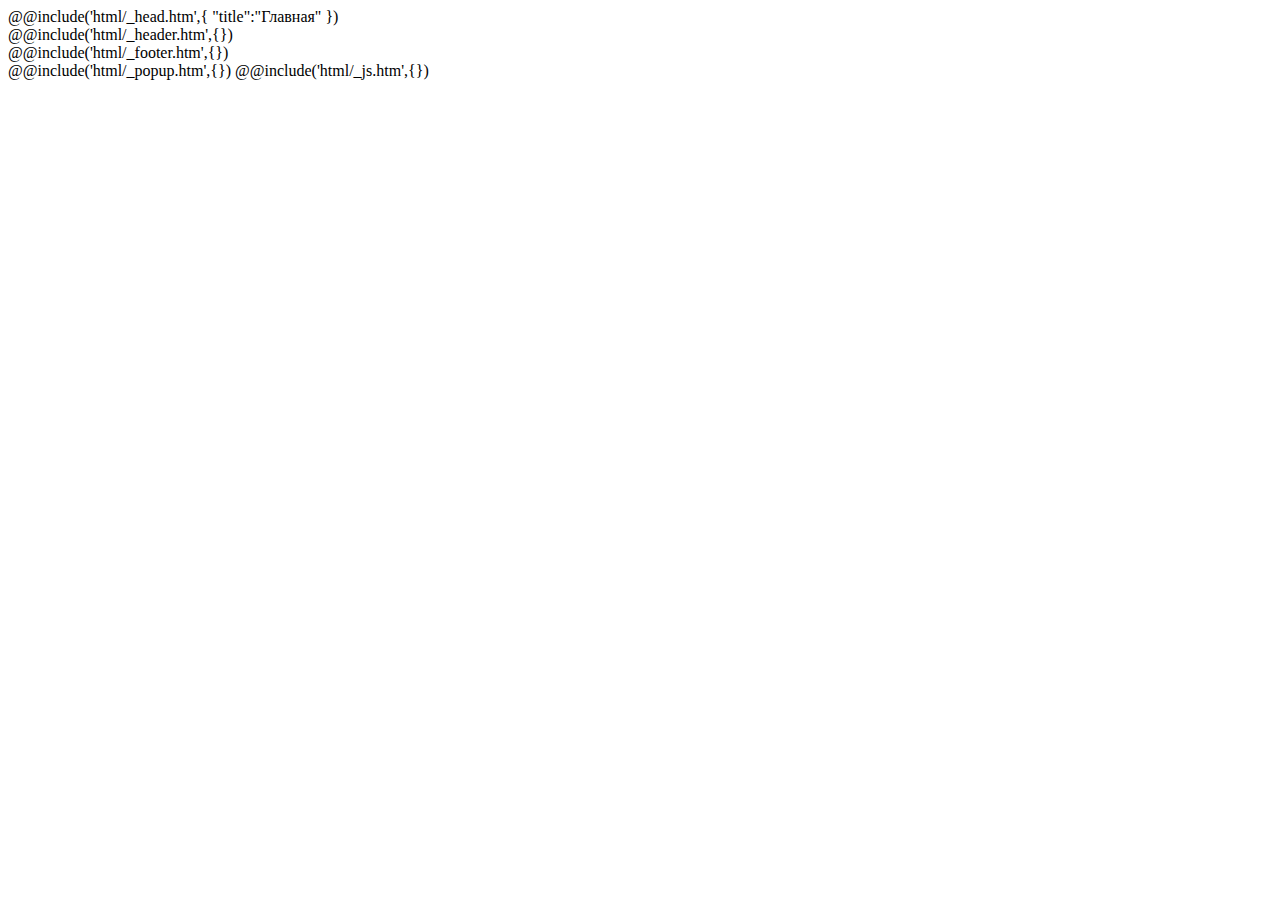
<file: src/home.html>
<!DOCTYPE html>
<html lang="ru">
	@@include('html/_head.htm',{
	"title":"Главная"
	})
	<body>
		<div class="wrapper">
			@@include('html/_header.htm',{})
			<main class="page">
				
			</main>
			@@include('html/_footer.htm',{})
		</div>
		@@include('html/_popup.htm',{})
		@@include('html/_js.htm',{})
	</body>
</html>
</file>
